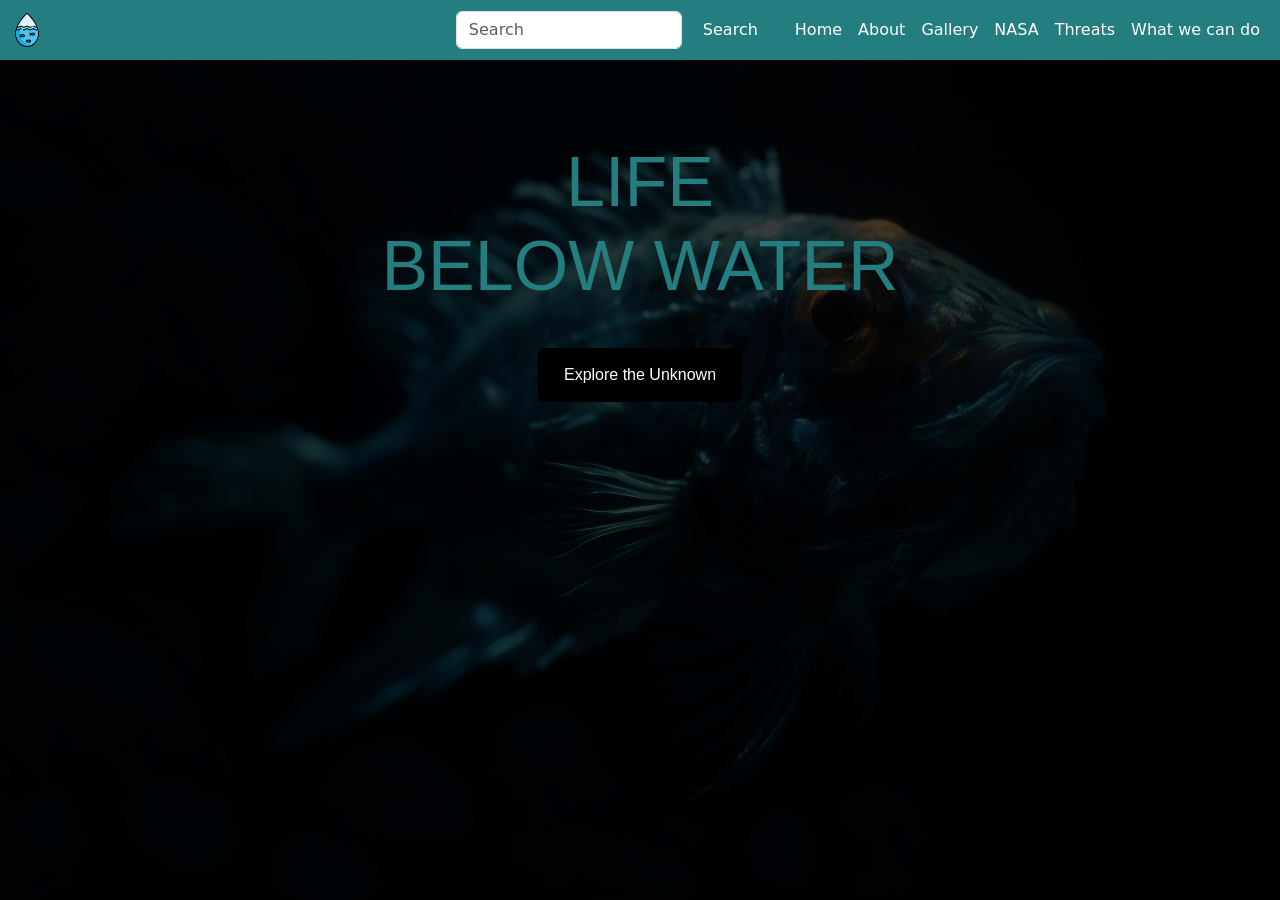
<file: code_together/code/index.html>
<!DOCTYPE html>
<html lang="en">

	<head>
		
		<meta charset="utf-8">
		<meta name="viewport" content="width=device-width, initial-scale=1">
		<meta name="author" content="Hande Eda Ozdemir">
		
		<title>HOME PAGE</title>
		<!--link to css--!>
		<script src="jsForWebsite.js"></script><!--link to js--!>
		
		<link rel="stylesheet" href="https://cdn.jsdelivr.net/npm/bootstrap@5.3.8/dist/css/bootstrap.min.css"/><!--bootstrap link for css--!>
		<link rel="stylesheet" href="style.css"/>
		
	</head>
	<body class="edaPages">
		<!--Navigation bar-->
		<nav class="navbar navbar-expand-lg group-navbar **py-1**">
			<div class="container-fluid d-flex align-items-center">

				<a class="navbar-brand **me-auto**" href="index.html">
				  <img src="websiteIcon.png" alt="logo" width="30" height="34">
				</a>

				<!-- Toggler -->
				<button class="navbar-toggler" type="button" data-bs-toggle="collapse" data-bs-target="#navbarContent">
				  <span class="navbar-toggler-icon"></span>
				</button>

				<!-- Collapsible content -->
				<div class="collapse navbar-collapse" id="navbarContent">
		  
				<!-- Search bar -->
				<form class="d-flex ms-auto me-3" role="search">
					<input class="form-control me-2" type="search" placeholder="Search" aria-label="Search">
					<button class="btn group-btn" type="submit">Search</button>
				</form>

				<!-- Links -->
				<ul class="navbar-nav mb-2 mb-lg-0">
					<li class="nav-item">
						<a class="nav-link" href="index.html">Home</a>
					</li>
					<li class="nav-item">
						<a class="nav-link" href="about.html">About</a>
					</li>
					<li class="nav-item">
						<a class="nav-link" href="gallery.html">Gallery</a>
					</li>
					<li class="nav-item">
						<a class="nav-link" href="nasa.html">NASA</a>
					</li>
					<li class="nav-item">
						<a class="nav-link" href="threats.html">Threats</a>
					</li>
					<li class="nav-item">
						<a class="nav-link" href="WhatWeCanDo.html">What we can do</a>
					</li>
				</ul>

				</div>
			</div>
		</nav>
		<div class="container">
			
		
			<div class="row">
				<div class="col-12">
					<h1 class="homePageH">LIFE <span>BELOW WATER</span></h1><!--elements inside the span are seperated from h1--!>
						
					<a href="about.html" id="exploreButton">Explore the Unknown</a><!--link for ~"explore", which goes to "about page"--!>
				</div>
			</div>	
		</div>
	
		
		<!--put bootstrap link for js before the closing body tag--!>
		<script src="https://cdn.jsdelivr.net/npm/bootstrap@5.3.8/dist/js/bootstrap.bundle.min.js"></script>
		
	</body>

</html>
</file>
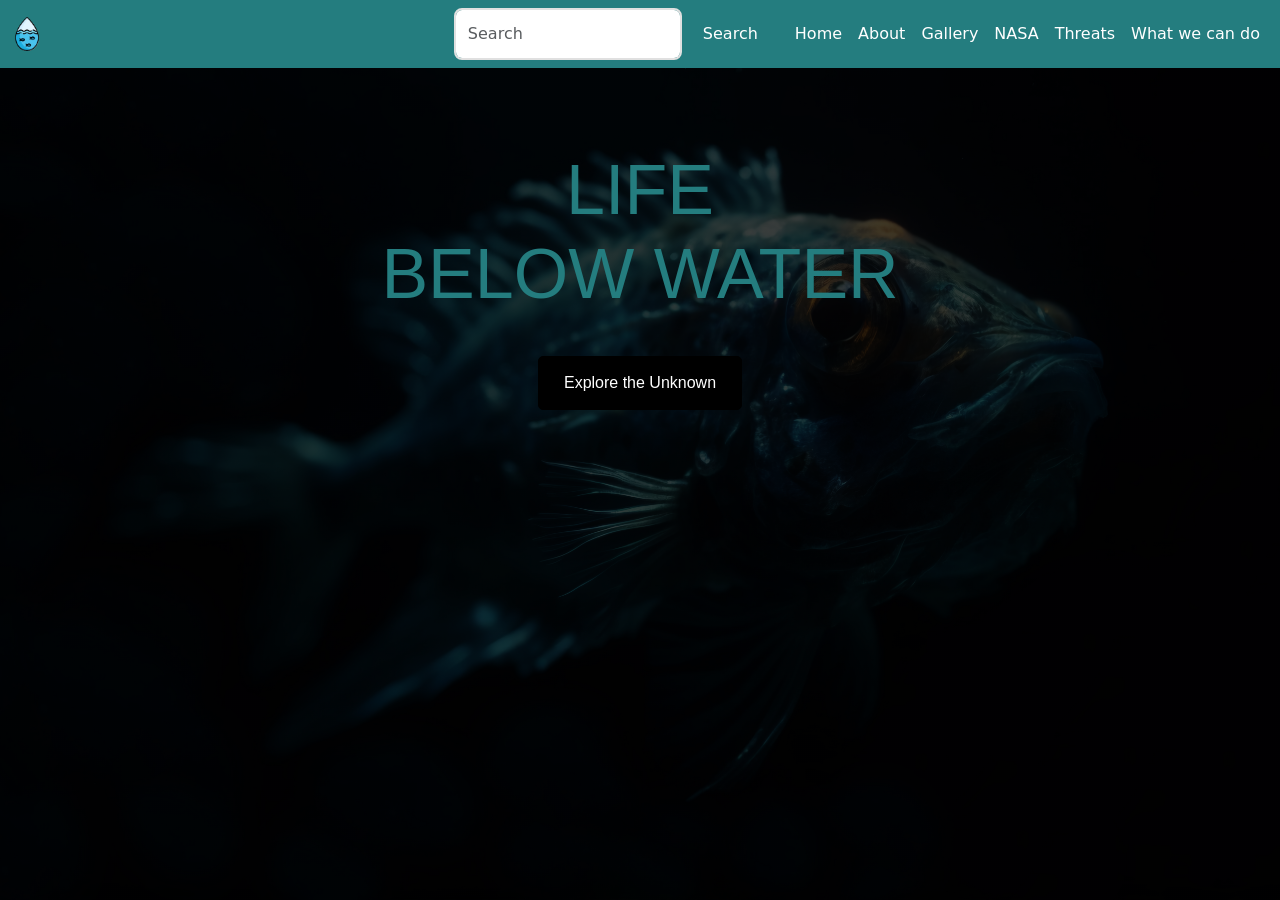
<file: website3.0Final/website3.0/code/index.html>
<!DOCTYPE html>
<html lang="en">

	<head>
		
		<meta charset="utf-8">
		<meta name="viewport" content="width=device-width, initial-scale=1">
		<meta name="author" content="Hande Eda Ozdemir">
		
		<title>HOME PAGE</title>
		<!--link to css-->
		<script src="jsForWebsite.js"></script><!--link to js-->
		
		<link rel="stylesheet" href="https://cdn.jsdelivr.net/npm/bootstrap@5.3.8/dist/css/bootstrap.min.css"/><!--bootstrap link for css-->
		<link rel="stylesheet" href="style.css"/>
		
	</head>
	<body class="edaPages">
		<!--Navigation bar-->
		<nav class="navbar navbar-expand-lg group-navbar **py-1**">
			<div class="container-fluid d-flex align-items-center">

				<a class="navbar-brand **me-auto**" href="index.html">
				  <img src="websiteIcon.png" alt="logo" width="30" height="34">
				</a>

				<!-- Toggler -->
				<button class="navbar-toggler" type="button" data-bs-toggle="collapse" data-bs-target="#navbarContent">
				  <span class="navbar-toggler-icon"></span>
				</button>

				<!-- Collapsible content -->
				<div class="collapse navbar-collapse" id="navbarContent">
		  
				<!-- Search bar -->
				<form class="d-flex ms-auto me-3" role="search">
					<input class="form-control me-2" type="search" placeholder="Search" aria-label="Search">
					<button class="btn group-btn" type="submit">Search</button>
				</form>

				<!-- Links -->
				<ul class="navbar-nav mb-2 mb-lg-0">
					<li class="nav-item">
						<a class="nav-link" href="index.html">Home</a>
					</li>
					<li class="nav-item">
						<a class="nav-link" href="about_HandeEdaOzdemir.html">About</a>
					</li>
					<li class="nav-item">
						<a class="nav-link" href="gallery_HtetOoKhin.html">Gallery</a>
					</li>
					<li class="nav-item">
						<a class="nav-link" href="nasa_HtetOoKhin.html">NASA</a>
					</li>
					<li class="nav-item">
						<a class="nav-link" href="threats_MenomiGamage.html">Threats</a>
					</li>
					<li class="nav-item">
						<a class="nav-link" href="WhatWeCanDo_MenomiGamage.html">What we can do</a>
					</li>
				</ul>

				</div>
			</div>
		</nav>
		<div class="container">
			
		
			<div class="row">
				<div class="col-12">
					<h1 class="homePageH">LIFE <span>BELOW WATER</span></h1><!--elements inside the span are seperated from h1-->
						
					<a href="about_handeEdaOzdemir.html" id="exploreButton">Explore the Unknown</a><!--link for ~"explore", which goes to "about page"-->
				</div>
			</div>	
		</div>
	
		
		<!--put bootstrap link for js before the closing body tag-->
		<script src="https://cdn.jsdelivr.net/npm/bootstrap@5.3.8/dist/js/bootstrap.bundle.min.js"></script>
		
	</body>

</html>
</file>
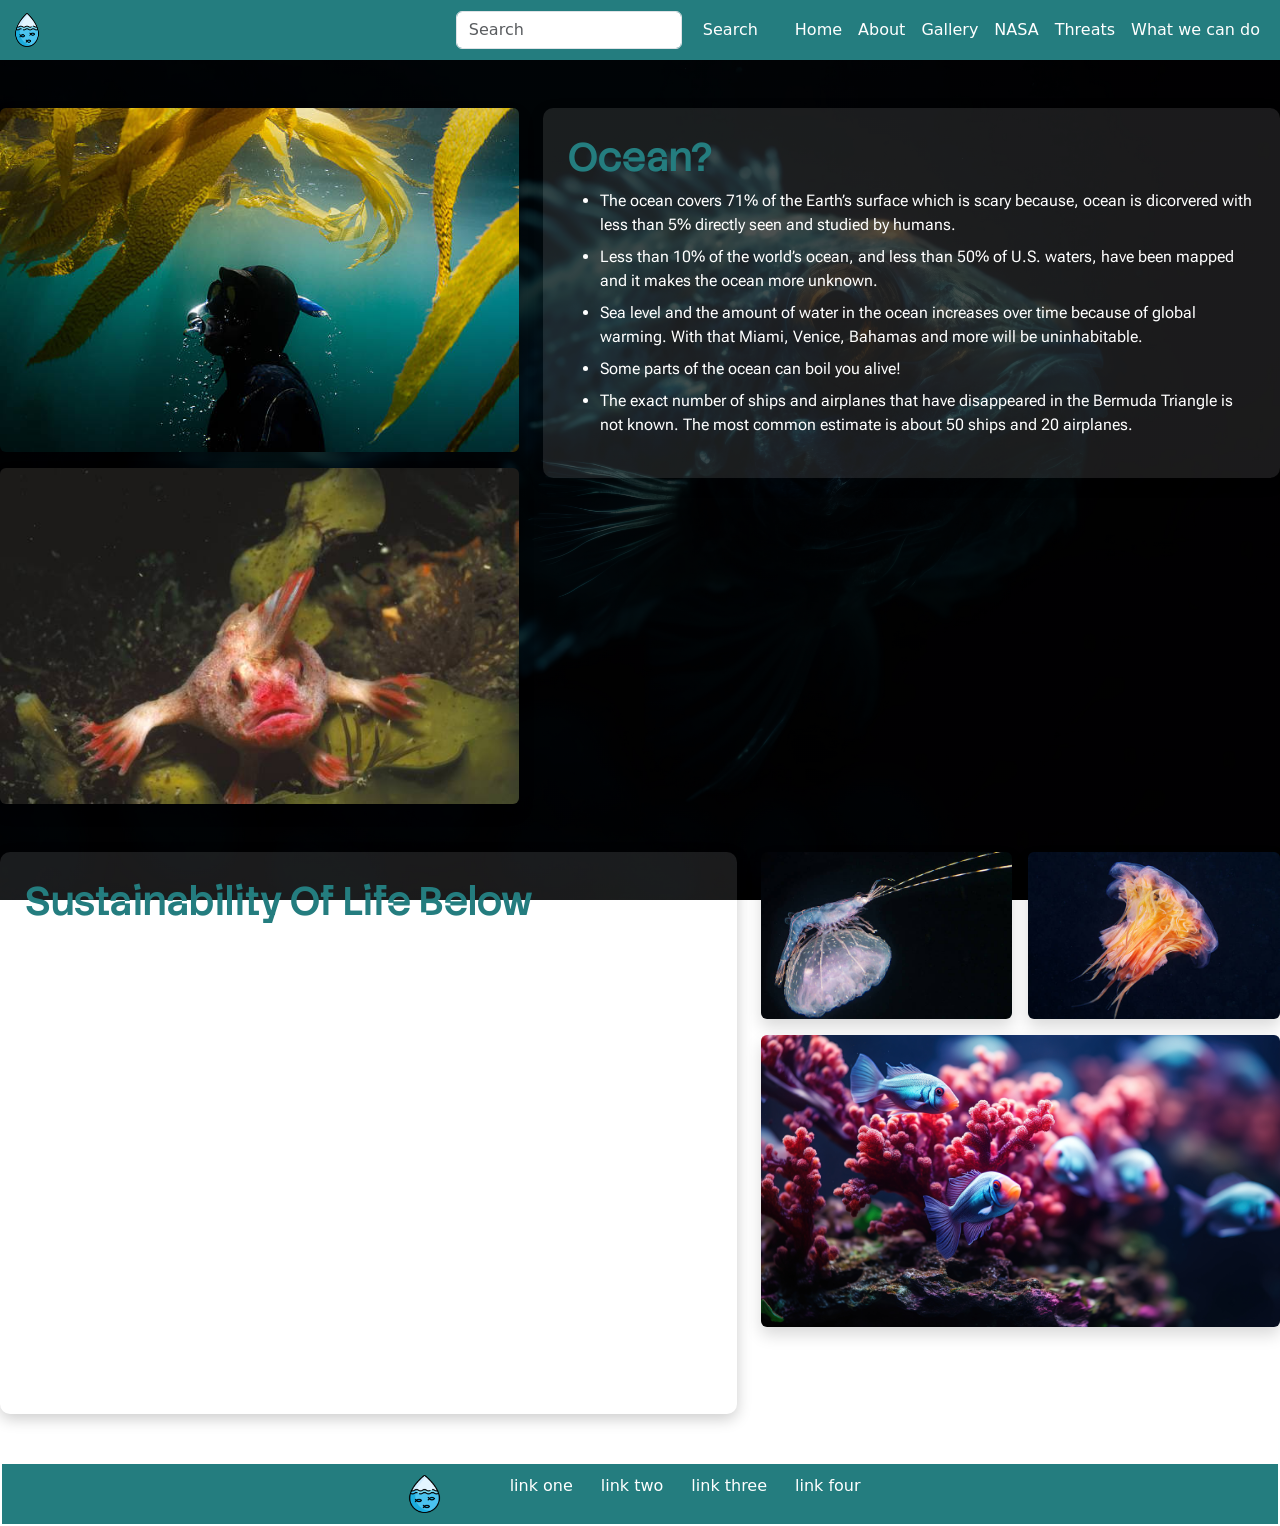
<file: code_together/code/about.html>
<!DOCTYPE html>
<html>

	<head>
		
		<meta charset="utf-8">
		<meta name="viewport" content="width=device-width, initial-scale=1">
		<meta name="author" content="Hande Eda Ozdemir">
		
		<title>ABOUT PAGE</title>
		
		<script src="jsForWebsite.js"></script><!--link to js--!>
		<!--connecting bootstrap-->
		<link href="https://cdn.jsdelivr.net/npm/bootstrap@5.3.8/dist/css/bootstrap.min.css" rel="stylesheet" integrity="sha384-sRIl4kxILFvY47J16cr9ZwB07vP4J8+LH7qKQnuqkuIAvNWLzeN8tE5YBujZqJLB" crossorigin="anonymous">			
		<!--FONTS--!>
		<link rel="preconnect" href="https://fonts.googleapis.com">
		<link rel="preconnect" href="https://fonts.gstatic.com" crossorigin>
		<link href="https://fonts.googleapis.com/css2?family=Barlow:ital,wght@0,100;0,200;0,300;0,400;0,500;0,600;0,700;0,800;0,900;1,100;1,200;1,300;1,400;1,500;1,600;1,700;1,800;1,900&family=Roboto+Flex:opsz,wght@8..144,100..1000&family=Stack+Sans+Notch:wght@200..700&display=swap" rel="stylesheet">	
		
		<link rel="stylesheet" href="style.css"/>
		
	</head>
	<body class="edaPages">
	
		<!--Navigation bar-->
		<nav class="navbar navbar-expand-lg group-navbar **py-1**">
			<div class="container-fluid d-flex align-items-center">

				<a class="navbar-brand **me-auto**" href="index.html">
				  <img src="websiteIcon.png" alt="logo" width="30" height="34">
				</a>

				<!-- Toggler -->
				<button class="navbar-toggler" type="button" data-bs-toggle="collapse" data-bs-target="#navbarContent">
				  <span class="navbar-toggler-icon"></span>
				</button>

				<!-- Collapsible content -->
				<div class="collapse navbar-collapse" id="navbarContent">
		  
				<!-- Search bar -->
				<form class="d-flex ms-auto me-3" role="search">
					<input class="form-control me-2" type="search" placeholder="Search" aria-label="Search">
					<button class="btn group-btn" type="submit">Search</button>
				</form>

				<!-- Links -->
				<ul class="navbar-nav mb-2 mb-lg-0">
					<li class="nav-item">
						<a class="nav-link" href="index.html">Home</a>
					</li>
					<li class="nav-item">
						<a class="nav-link" href="about.html">About</a>
					</li>
					<li class="nav-item">
						<a class="nav-link" href="gallery.html">Gallery</a>
					</li>
					<li class="nav-item">
						<a class="nav-link" href="nasa.html">NASA</a>
					</li>
					<li class="nav-item">
						<a class="nav-link" href="threats.html">Threats</a>
					</li>
					<li class="nav-item">
						<a class="nav-link" href="WhatWeCanDo.html">What we can do</a>
					</li>
				</ul>

				</div>
			</div>
		</nav>
			
		<section class="my-5">
				
			<!--first 2 imgs--!>
			<div class="row g-4 align-items-start">
				
				<div class="col-lg-5 col-md-6">
					<div class="row g-3">
						<div class="col-12">
							<div class="img-container">
								<img class="img-fluid rounded shadow" src="diverUnderwaterSurfacingTowardsSeaweed.jpg" alt="diver under sea">
								<div class="hovering">
									<p class="text-white mt-2 small">Image of a diver underwater, surfacing towards seaweed.</p>
								</div>
							</div>
						</div>
						<div class="col-12">
							<div class="img-container">
								<img class="img-fluid rounded shadow" src="redHandfish.jpg" alt="red handfish">
								<div class="hovering">
									<p class="text-white mt-2 small">Image of a Red Handfish</p>
								</div>
							</div>
						</div>
							
					</div>
				</div>
					
					
				<div class="col-lg-7 col-md-6">
					<div class="content-card">
					
						<h1 class="aboutPageH1">Ocean?</h1>
						<ul class="aboutPageP">
							<li class="mb-2">The ocean covers 71% of the Earth’s surface which is scary because, ocean is dicorvered with less than 5% directly seen and studied by humans.</li>
							<li class="mb-2">Less than 10% of the world’s ocean, and less than 50% of U.S. waters, have been mapped and it makes the ocean more unknown.</li>
							<li class="mb-2">Sea level and the amount of water in the ocean increases over time because of global warming. With that Miami, Venice, Bahamas and more will be uninhabitable.</li>
							<li class="mb-2">Some parts of the ocean can boil you alive!</li>
							<li class="mb-2">The exact number of ships and airplanes that have disappeared in the Bermuda Triangle is not known. The most common estimate is about 50 ships and 20 airplanes.</li>
						</ul>
					</div>
				</div>
			</div>
		</section>
				<!--first content, right--!>
				
			<!--LAST THING I DID: I GOT .CONTENT OUT OF .IMGROW--!>
			<!--CONTINUE....--!>
			
			
		<section class="my-5">	
			<div class="row g-4 align-items-start">
				
				<!--second content, left--!>
				<div class="col-lg-7 col-md-6 order-md-1">
					<div class="content-card">
				
						<h1 class="aboutPageH2">Sustainability Of Life Below</h1>
						<ul class="aboutPageP2">
							
							<li class="mb-2">Prevent and significantly reduce marine pollution of all kinds</li>
							<li class="mb-2">Sustainably manage and protect marine to avoid significant adverse impacts, including by strengthening their resilience, and take action for their restoration in order to achieve healthy and productive oceans.</li>
							<li class="mb-2">Minimize and address the impacts of ocean acidification, including through enhanced scientific cooperation at all levels.</li>
							<li class="mb-2">Effectively regulate harvesting and end overfishing, in order to restore fish stocks in the shortest time feasible.</li>
							<li class="mb-2">Conserve at least 10 per cent of coastal and marine areas, consistent with national and international law and based on the best available scientific information.</li>
							<li class="mb-2">Prohibit certain forms of fisheries subsidies which contribute to overcapacity and overfishing.</li>
							<li class="mb-2">Increase the economic benefits to small island developing States and least developed countries from the sustainable use of marine resources, including through sustainable management of fisheries.</li>
							<li class="mb-2">Develop research capacity and transfer marine technology, develop research capacity and transfer marine technology.</li>
								
							
						</ul>
							
					</div>
				</div>
					
					<!--second 2 imgs--!>
					<div class="col-lg-5 col-md-6 order-md-2">
						<div class="row g-3">
							<div class="col-6">
								<div class="img-container">
									<img class="img-fluid rounded shadow" src="hitchhiker.jpg" alt="hitchiker">
									<div class="hovering2">
										<p class="text-white mt-2 small">Image of a Hitchhiker.</p>
									</div>
								</div>
							</div>
							<div class="col-6">
								<div class="img-container">
									<img class="img-fluid rounded shadow" src="lionsManeJellyfish.jpg" alt="lion's mane jellyfish">
									<div class="hovering2">
										<p class="text-white mt-2 small">Image of a Lion's Mane Jellyfish.</p>
									</div>
								</div>
							</div>
							
						
							<div class="col-12">
								<div class="img-container">
									<img class="img-fluid rounded shadow" src="fishesNearCoral.jpg" alt="fishes">
									<div class="hovering2">
										<p class="text-white mt-2 small">Fishes near coral.</p>
									</div>
								</div>
							</div>
						</div>
					</div>
			</div>			
		</section>
	
				<div class="footer">
		<!-- logo image-->
		 <img class="logo" src="websiteIcon.png" alt="logo">
		 <ul>
			<li> <a href="#">link one</a></li>
			<li> <a href="#">link two</a></li>
			<li> <a href="#">link three</a></li>
			<li> <a href="#">link four</a></li>
		</ul>
		</div>
		<!--put bootstrap link for js before the closing body tag--!>
		<script src="https://cdn.jsdelivr.net/npm/bootstrap@5.3.8/dist/js/bootstrap.bundle.min.js" integrity="sha384-FKyoEForCGlyvwx9Hj09JcYn3nv7wiPVlz7YYwJrWVcXK/BmnVDxM+D2scQbITxI" crossorigin="anonymous"></script>
	</body>

</html>
</file>
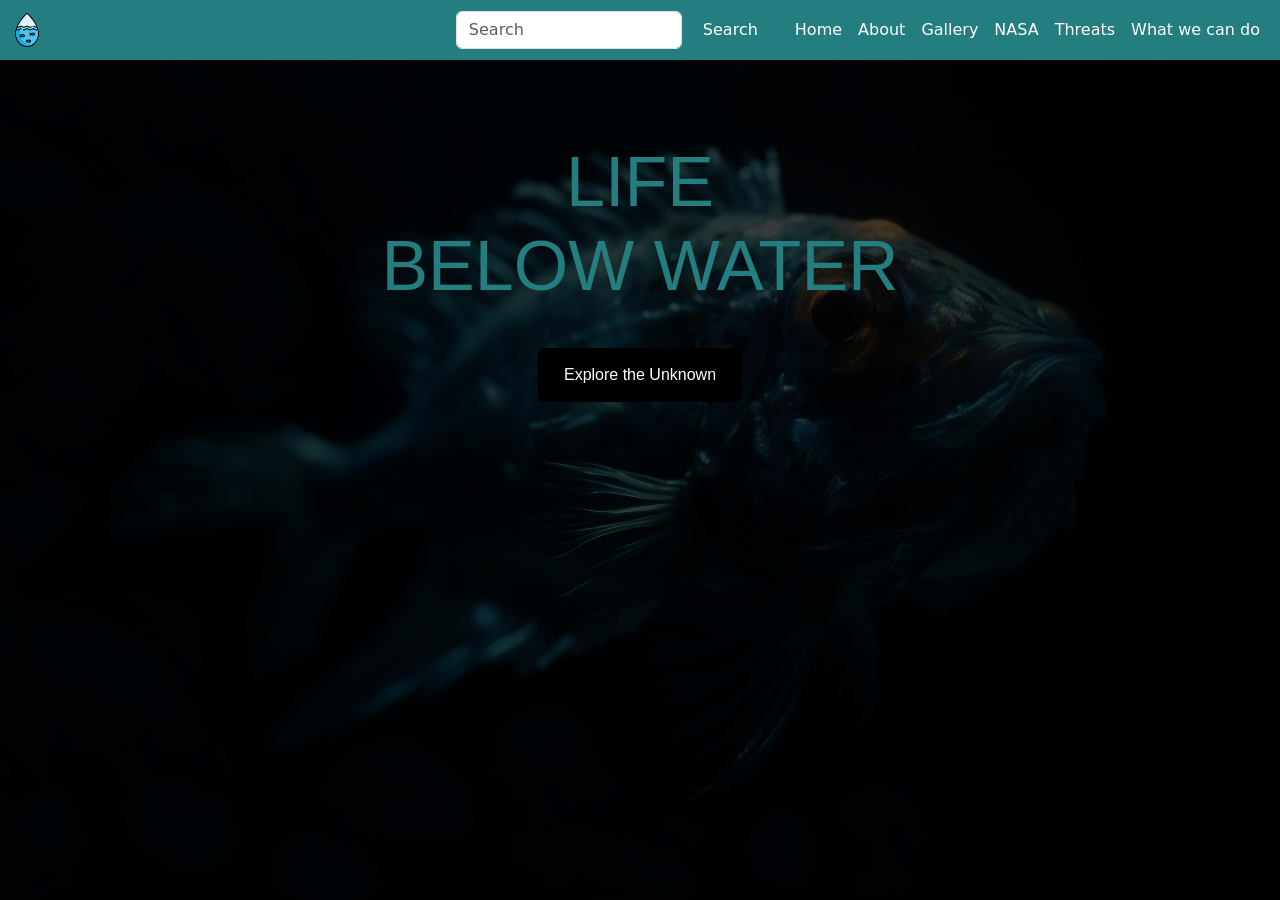
<file: code_together/code/home.html>
<!DOCTYPE html>
<html lang="en">

	<head>
		
		<meta charset="utf-8">
		<meta name="viewport" content="width=device-width, initial-scale=1">
		<meta name="author" content="Hande Eda Ozdemir">
		
		<title>HOME PAGE</title>
		<!--link to css--!>
		<script src="jsForWebsite.js"></script><!--link to js--!>
		
		<link rel="stylesheet" href="https://cdn.jsdelivr.net/npm/bootstrap@5.3.8/dist/css/bootstrap.min.css"/><!--bootstrap link for css--!>
		<link rel="stylesheet" href="style.css"/>
		
	</head>
	<body class="edaPages">
		<!--Navigation bar-->
		<nav class="navbar navbar-expand-lg group-navbar **py-1**">
			<div class="container-fluid d-flex align-items-center">

				<a class="navbar-brand **me-auto**" href="home.html">
				  <img src="websiteIcon.png" alt="logo" width="30" height="34">
				</a>

				<!-- Toggler -->
				<button class="navbar-toggler" type="button" data-bs-toggle="collapse" data-bs-target="#navbarContent">
				  <span class="navbar-toggler-icon"></span>
				</button>

				<!-- Collapsible content -->
				<div class="collapse navbar-collapse" id="navbarContent">
		  
				<!-- Search bar -->
				<form class="d-flex ms-auto me-3" role="search">
					<input class="form-control me-2" type="search" placeholder="Search" aria-label="Search">
					<button class="btn group-btn" type="submit">Search</button>
				</form>

				<!-- Links -->
				<ul class="navbar-nav mb-2 mb-lg-0">
					<li class="nav-item">
						<a class="nav-link" href="home.html">Home</a>
					</li>
					<li class="nav-item">
						<a class="nav-link" href="about.html">About</a>
					</li>
					<li class="nav-item">
						<a class="nav-link" href="gallery.html">Gallery</a>
					</li>
					<li class="nav-item">
						<a class="nav-link" href="nasa.html">NASA</a>
					</li>
					<li class="nav-item">
						<a class="nav-link" href="threats.html">Threats</a>
					</li>
					<li class="nav-item">
						<a class="nav-link" href="WhatWeCanDo.html">What we can do</a>
					</li>
				</ul>

				</div>
			</div>
		</nav>
		<div class="container">
			
		
			<div class="row">
				<div class="col-12">
					<h1 class="homePageH">LIFE <span>BELOW WATER</span></h1><!--elements inside the span are seperated from h1--!>
						
					<a href="about.html" id="exploreButton">Explore the Unknown</a><!--link for ~"explore", which goes to "about page"--!>
				</div>
			</div>	
		</div>
	
		
		<!--put bootstrap link for js before the closing body tag--!>
		<script src="https://cdn.jsdelivr.net/npm/bootstrap@5.3.8/dist/js/bootstrap.bundle.min.js"></script>
		
	</body>

</html>
</file>
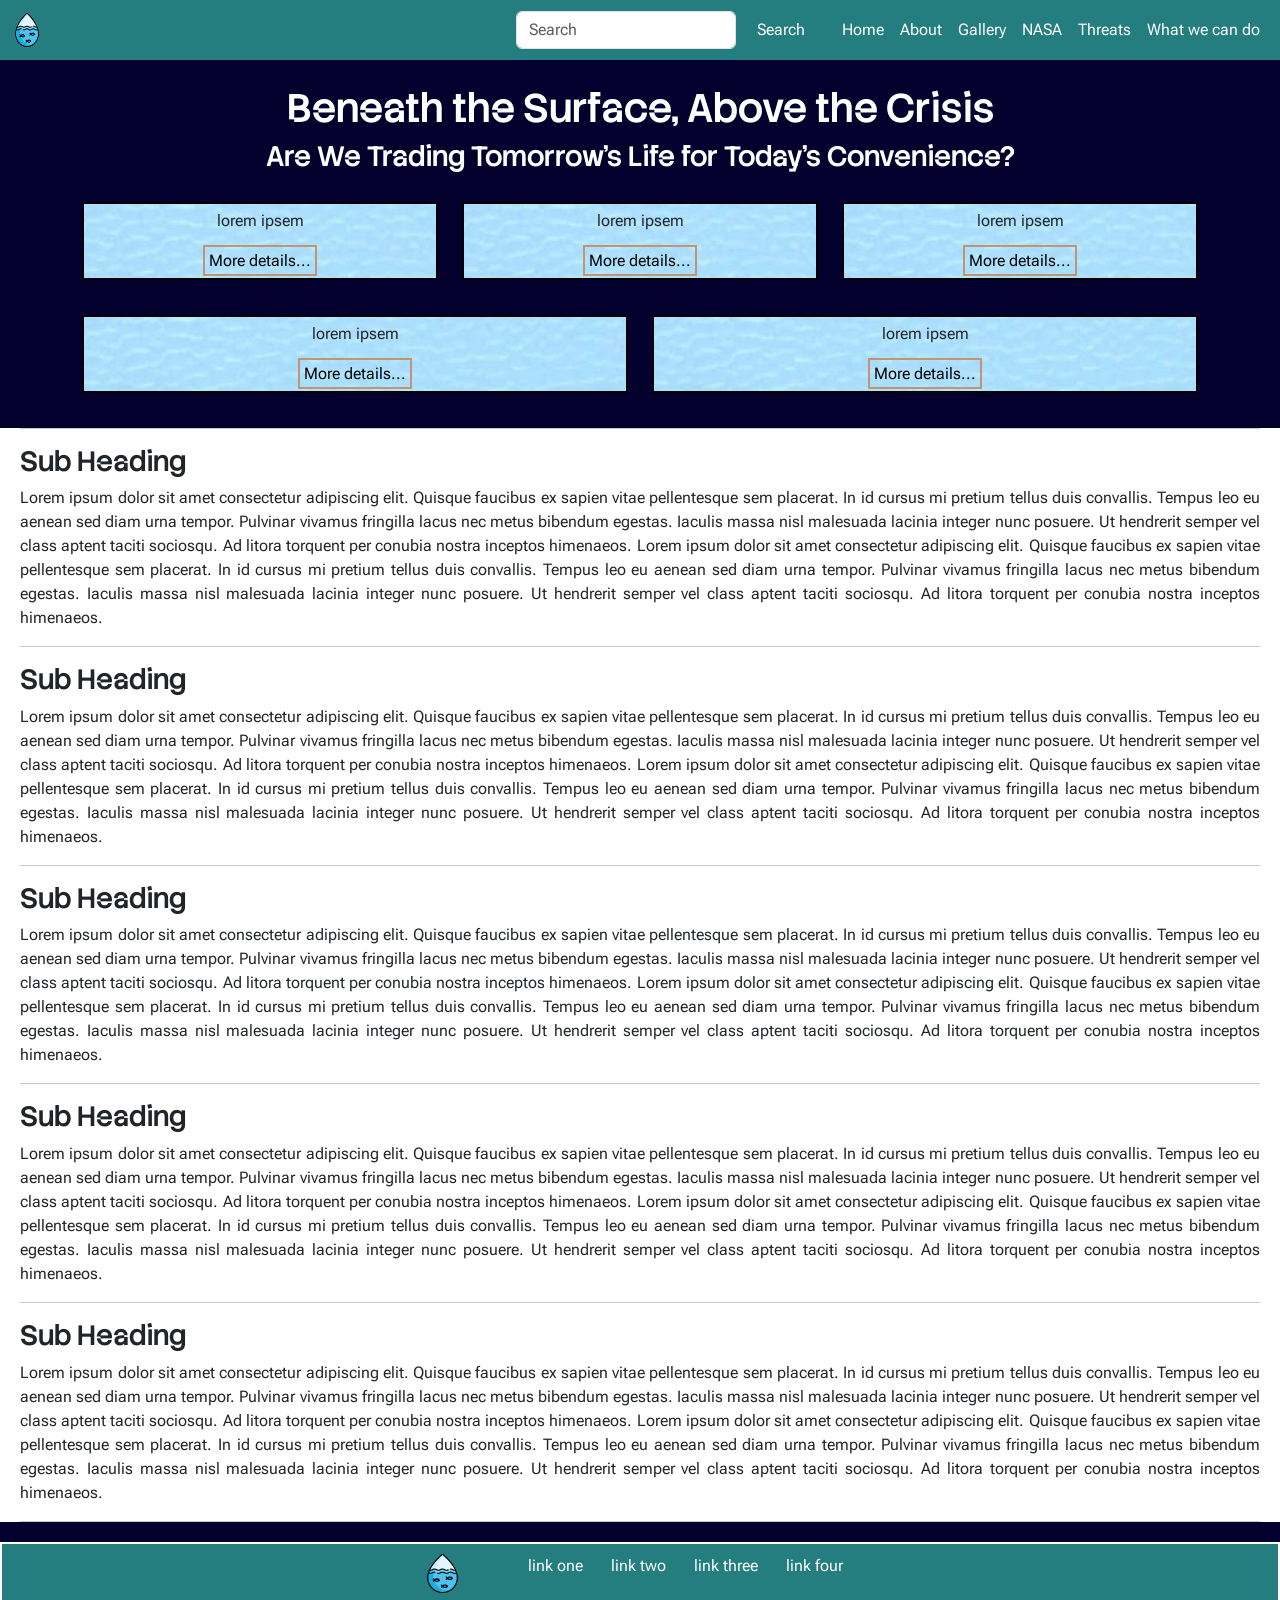
<file: code_together/code/threats.html>
<!DOCTYPE html>
<html>

	<head>
		<!--META TAGS -->
		<title> Group Project - Threats Page</title>
		<meta name="description" content="Threats towards the sustainability of life below water">
		<meta name="keywords" content="sustainability, Life, Threats">
		<meta name="author" content="Menomi Gamage">
		<meta name="viewport" content="width=device-width, initial-scale=1.0">
		
		<!--Connecting google fonts-->
		<link rel="preconnect" href="https://fonts.googleapis.com">
		<link rel="preconnect" href="https://fonts.gstatic.com" crossorigin>
		<link href="https://fonts.googleapis.com/css2?family=Roboto+Flex:opsz,wght@8..144,100..1000&family=Stack+Sans+Notch:wght@200..700&display=swap" rel="stylesheet">
		
		<!--connecting bootstrap-->
		<link href="https://cdn.jsdelivr.net/npm/bootstrap@5.3.8/dist/css/bootstrap.min.css" rel="stylesheet" integrity="sha384-sRIl4kxILFvY47J16cr9ZwB07vP4J8+LH7qKQnuqkuIAvNWLzeN8tE5YBujZqJLB" crossorigin="anonymous">	
		
		<!--Javascript file extension link -->
		<script src="jsForWebsite.js"></script>
		
		<!--custom styling sheet (override bootstrap)-->
		<link rel="stylesheet" href="style.css">
	
	</head>
	<body class="MG_Threatspg">
		<!--Navigation bar-->
		<nav class="navbar navbar-expand-lg group-navbar **py-1**">
			<div class="container-fluid d-flex align-items-center">

				<a class="navbar-brand **me-auto**" href="index.html">
				  <img src="websiteIcon.png" alt="logo" width="30" height="34">
				</a>

				<!-- Toggler -->
				<button class="navbar-toggler" type="button" data-bs-toggle="collapse" data-bs-target="#navbarContent">
				  <span class="navbar-toggler-icon"></span>
				</button>

				<!-- Collapsible content -->
				<div class="collapse navbar-collapse" id="navbarContent">
		  
				<!-- Search bar -->
				<form class="d-flex ms-auto me-3" role="search">
					<input class="form-control me-2" type="search" placeholder="Search" aria-label="Search">
					<button class="btn group-btn" type="submit">Search</button>
				</form>

				<!-- Links -->
				<ul class="navbar-nav mb-2 mb-lg-0">
					<li class="nav-item">
						<a class="nav-link" href="index.html">Home</a>
					</li>
					<li class="nav-item">
						<a class="nav-link" href="about.html">About</a>
					</li>
					<li class="nav-item">
						<a class="nav-link" href="gallery.html">Gallery</a>
					</li>
					<li class="nav-item">
						<a class="nav-link" href="nasa.html">NASA</a>
					</li>
					<li class="nav-item">
						<a class="nav-link" href="threats.html">Threats</a>
					</li>
					<li class="nav-item">
						<a class="nav-link" href="WhatWeCanDo.html">What we can do</a>
					</li>
				</ul>

				</div>
			</div>
		</nav>
			<br>
		<!-- using bootstrap for layout of body-->
		<div class="sectionI_threats_MG">
			<div class="container">
				<h1 class="stack-sans-notch-MG">Beneath the Surface, Above the Crisis</h1>
				<h3 class="stack-sans-notch-MG">Are We Trading Tomorrow's Life for Today's Convenience?</h3>
				
				<!--SECTION I -->
				<!-- only visible for smaller screen size-->
				<div class="mobile_MG">
				<!--bootstrap rows-->
					<div class="row">
						
						<div class="col">Column
						<!-- link the text to the bigger paragraphs -->
							<br><a class="mobile_links_MG" href="#details1_MG">More details...</a>
						</div>
						<div class="col">Column
							<br><a class="mobile_links_MG" href="#details2_MG">More details...</a>
						</div>
						<div class="w-100"></div>
						<div class="col">Column
							<br><a class="mobile_links_MG" href="#details3_MG">More details...</a>
						</div>
						<div class="col">Column
							<br><a class="mobile_links_MG" href="#details4_MG">More details...</a>
						</div>
						
						<div class="w-100"></div>
						<div class="col">Column
							<br><a class="mobile_links_MG" href="#details5_MG">More details...</a>
						</div>
						
						
					</div>
				</div>	
				<!-- visible for desktops and bigger screens-->
				<div class="desktop_MG">
					<div class="row">
						<!-- divides page into 3 equal parts of size 4-->
						<div class="col-sm-4">
							<div class="box_MG">
								<p>lorem ipsem</p>
								<!-- link the card to the bigger paragraphs -->
								<a class="links_MG" href="#details1_MG">More details...</a>
							</div>
						</div>
						<div class="col-sm-4">
							<div class="box_MG">
								<p>lorem ipsem</p>
								<a class="links_MG" href="#details2_MG">More details...</a>
							</div>
						</div>
						<div class="col-sm-4">
							<div class="box_MG">
								<p>lorem ipsem</p>
								<a class="links_MG" href="#details3_MG">More details...</a>
							</div>
						</div>
					</div>
					<div class="row">
					<!-- divides page into 3 equal parts of size 6-->
						<div class="col-sm-6">
							<div class="box_MG">
								<p>lorem ipsem</p>
								<a class="links_MG" href="#details4_MG">More details...</a>
							</div>
						</div>
						<div class="col-sm-6">
							<div class="box_MG">
								<p>lorem ipsem</p>
								<a class="links_MG" href="#details5_MG">More details...</a>
							</div>
						</div>
					</div>	
				</div>	
			</div>
		</div>
		<!-- SECTION II -->
		<!-- a division for paragrahs-->
		<div class="sectionII_MG">
			<div class="paragraphs_MG">
				<!--adds horizontal line-->
				<hr>
				<h3 class="stack-sans-notch-MG-threats">Sub Heading</h3>
				<p id="details1_MG">
					Lorem ipsum dolor sit amet consectetur adipiscing elit. Quisque faucibus ex sapien vitae pellentesque sem placerat. In id cursus mi pretium tellus duis convallis. Tempus leo eu aenean sed diam urna tempor. Pulvinar vivamus fringilla lacus nec metus bibendum egestas. Iaculis massa nisl malesuada lacinia integer nunc posuere. Ut hendrerit semper vel class aptent taciti sociosqu. Ad litora torquent per conubia nostra inceptos himenaeos.
					Lorem ipsum dolor sit amet consectetur adipiscing elit. Quisque faucibus ex sapien vitae pellentesque sem placerat. In id cursus mi pretium tellus duis convallis. Tempus leo eu aenean sed diam urna tempor. Pulvinar vivamus fringilla lacus nec metus bibendum egestas. Iaculis massa nisl malesuada lacinia integer nunc posuere. Ut hendrerit semper vel class aptent taciti sociosqu. Ad litora torquent per conubia nostra inceptos himenaeos.
				</p>
				<hr>
				<h3 class="stack-sans-notch-MG-threats">Sub Heading</h3>
				<p id="details2_MG">
					Lorem ipsum dolor sit amet consectetur adipiscing elit. Quisque faucibus ex sapien vitae pellentesque sem placerat. In id cursus mi pretium tellus duis convallis. Tempus leo eu aenean sed diam urna tempor. Pulvinar vivamus fringilla lacus nec metus bibendum egestas. Iaculis massa nisl malesuada lacinia integer nunc posuere. Ut hendrerit semper vel class aptent taciti sociosqu. Ad litora torquent per conubia nostra inceptos himenaeos.
					Lorem ipsum dolor sit amet consectetur adipiscing elit. Quisque faucibus ex sapien vitae pellentesque sem placerat. In id cursus mi pretium tellus duis convallis. Tempus leo eu aenean sed diam urna tempor. Pulvinar vivamus fringilla lacus nec metus bibendum egestas. Iaculis massa nisl malesuada lacinia integer nunc posuere. Ut hendrerit semper vel class aptent taciti sociosqu. Ad litora torquent per conubia nostra inceptos himenaeos.
				</p>
				<hr>
				<h3 class="stack-sans-notch-MG-threats">Sub Heading</h3>
				<p id="details3_MG">
					Lorem ipsum dolor sit amet consectetur adipiscing elit. Quisque faucibus ex sapien vitae pellentesque sem placerat. In id cursus mi pretium tellus duis convallis. Tempus leo eu aenean sed diam urna tempor. Pulvinar vivamus fringilla lacus nec metus bibendum egestas. Iaculis massa nisl malesuada lacinia integer nunc posuere. Ut hendrerit semper vel class aptent taciti sociosqu. Ad litora torquent per conubia nostra inceptos himenaeos.
					Lorem ipsum dolor sit amet consectetur adipiscing elit. Quisque faucibus ex sapien vitae pellentesque sem placerat. In id cursus mi pretium tellus duis convallis. Tempus leo eu aenean sed diam urna tempor. Pulvinar vivamus fringilla lacus nec metus bibendum egestas. Iaculis massa nisl malesuada lacinia integer nunc posuere. Ut hendrerit semper vel class aptent taciti sociosqu. Ad litora torquent per conubia nostra inceptos himenaeos.
				</p>
				<hr>
				<h3 class="stack-sans-notch-MG-threats">Sub Heading</h3>
				<p id="details4_MG">
					Lorem ipsum dolor sit amet consectetur adipiscing elit. Quisque faucibus ex sapien vitae pellentesque sem placerat. In id cursus mi pretium tellus duis convallis. Tempus leo eu aenean sed diam urna tempor. Pulvinar vivamus fringilla lacus nec metus bibendum egestas. Iaculis massa nisl malesuada lacinia integer nunc posuere. Ut hendrerit semper vel class aptent taciti sociosqu. Ad litora torquent per conubia nostra inceptos himenaeos.
					Lorem ipsum dolor sit amet consectetur adipiscing elit. Quisque faucibus ex sapien vitae pellentesque sem placerat. In id cursus mi pretium tellus duis convallis. Tempus leo eu aenean sed diam urna tempor. Pulvinar vivamus fringilla lacus nec metus bibendum egestas. Iaculis massa nisl malesuada lacinia integer nunc posuere. Ut hendrerit semper vel class aptent taciti sociosqu. Ad litora torquent per conubia nostra inceptos himenaeos.
				</p>
				<hr>
				<h3 class="stack-sans-notch-MG-threats">Sub Heading</h3>
				<p id="details5_MG">
					Lorem ipsum dolor sit amet consectetur adipiscing elit. Quisque faucibus ex sapien vitae pellentesque sem placerat. In id cursus mi pretium tellus duis convallis. Tempus leo eu aenean sed diam urna tempor. Pulvinar vivamus fringilla lacus nec metus bibendum egestas. Iaculis massa nisl malesuada lacinia integer nunc posuere. Ut hendrerit semper vel class aptent taciti sociosqu. Ad litora torquent per conubia nostra inceptos himenaeos.
					Lorem ipsum dolor sit amet consectetur adipiscing elit. Quisque faucibus ex sapien vitae pellentesque sem placerat. In id cursus mi pretium tellus duis convallis. Tempus leo eu aenean sed diam urna tempor. Pulvinar vivamus fringilla lacus nec metus bibendum egestas. Iaculis massa nisl malesuada lacinia integer nunc posuere. Ut hendrerit semper vel class aptent taciti sociosqu. Ad litora torquent per conubia nostra inceptos himenaeos.
				</p>
				<hr>
			</div>
		</div>
		<!-- division for the footer-->	
		<div class="footer">
		<!-- logo image-->
		 <img class="logo" src="websiteIcon.png" alt="logo">
		 <ul>
			<li> <a href="#">link one</a></li>
			<li> <a href="#">link two</a></li>
			<li> <a href="#">link three</a></li>
			<li> <a href="#">link four</a></li>
		</ul>
		</div>
	
	
	<!-- bootstrap JS link-->
	<script src="https://cdn.jsdelivr.net/npm/bootstrap@5.3.8/dist/js/bootstrap.bundle.min.js" integrity="sha384-FKyoEForCGlyvwx9Hj09JcYn3nv7wiPVlz7YYwJrWVcXK/BmnVDxM+D2scQbITxI" crossorigin="anonymous"></script>
	
	</body>
	

</html>
</file>
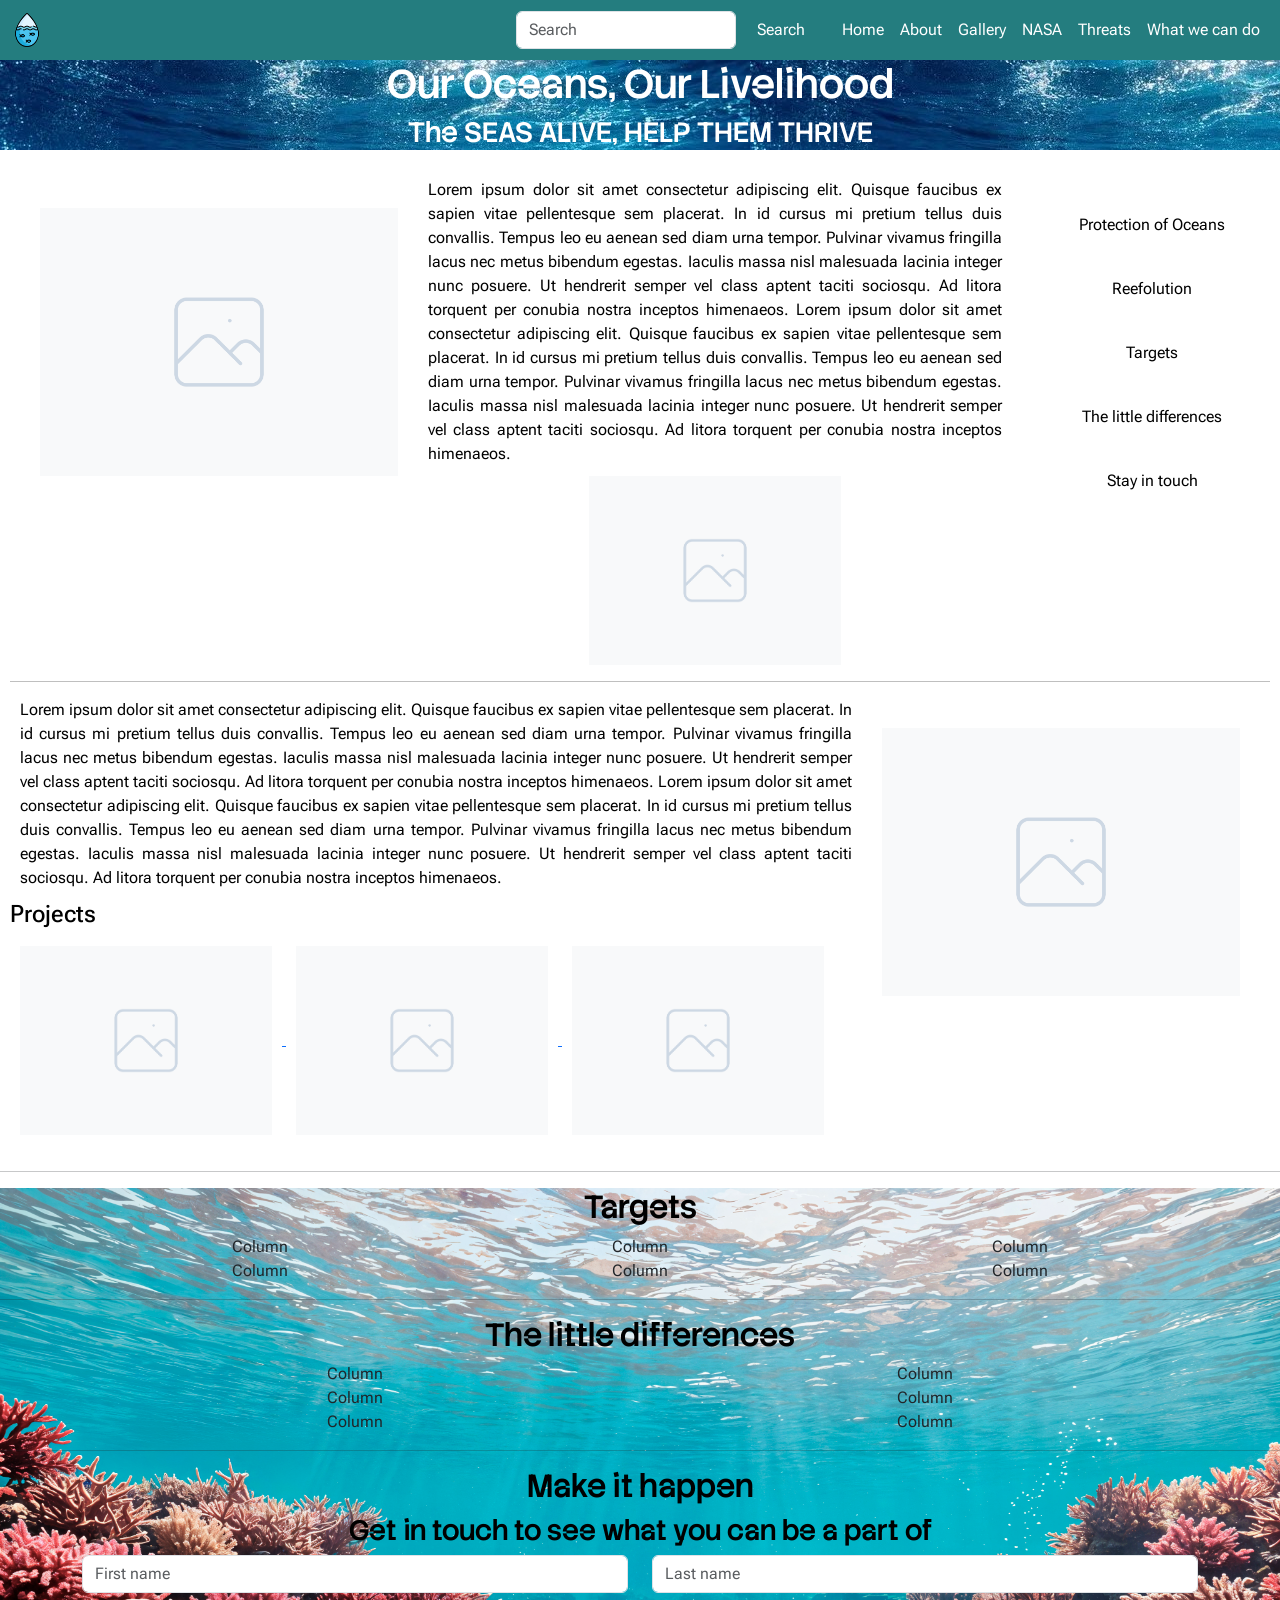
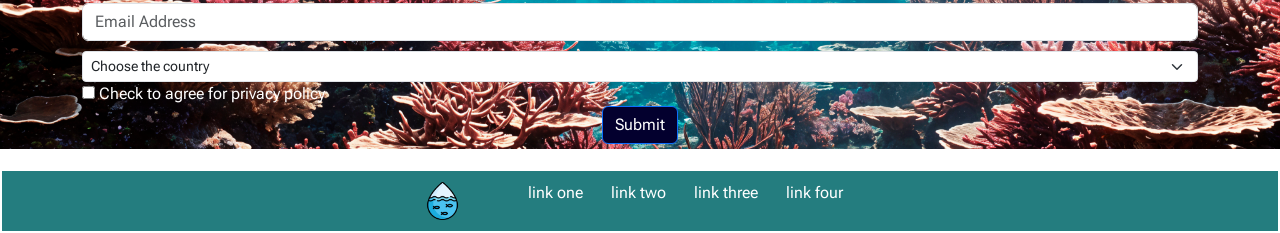
<file: code_together/code/WhatWeCanDo.html>
<!DOCTYPE html>
<html>

	<head>
		<!-- META TAGS -->
		<title> Group Project - What we can do Page</title>
		<meta name="description" content="Threats towards the sustainability of life below water">
		<meta name="keywords" content="sustainability, Life, Threats, campaigns">
		<meta name="author" content="Menomi Gamage">
		<meta name="viewport" content="width=device-width, initial-scale=1.0">
		
		<!--Connecting google fonts-->
		<link rel="preconnect" href="https://fonts.googleapis.com">
		<link rel="preconnect" href="https://fonts.gstatic.com" crossorigin>
		<link href="https://fonts.googleapis.com/css2?family=Roboto+Flex:opsz,wght@8..144,100..1000&family=Stack+Sans+Notch:wght@200..700&display=swap" rel="stylesheet">
		
		<!--connecting bootstrap-->
		<link href="https://cdn.jsdelivr.net/npm/bootstrap@5.3.8/dist/css/bootstrap.min.css" rel="stylesheet" integrity="sha384-sRIl4kxILFvY47J16cr9ZwB07vP4J8+LH7qKQnuqkuIAvNWLzeN8tE5YBujZqJLB" crossorigin="anonymous">	
		
		<!--Javascript file extension link -->
		<script src="jsForWebsite.js"></script>
		
		<!--custom styling sheet (override bootstrap)-->
		<link rel="stylesheet" href="style.css">
	
	</head>
	<body class="MG_Pages">
		<!--Navigation bar-->
		<nav class="navbar navbar-expand-lg group-navbar **py-1**">
			<div class="container-fluid d-flex align-items-center">

				<a class="navbar-brand **me-auto**" href="index.html">
				  <img src="websiteIcon.png" alt="logo" width="30" height="34">
				</a>

				<!-- Toggler -->
				<button class="navbar-toggler" type="button" data-bs-toggle="collapse" data-bs-target="#navbarContent">
				  <span class="navbar-toggler-icon"></span>
				</button>

				<!-- Collapsible content -->
				<div class="collapse navbar-collapse" id="navbarContent">
		  
				<!-- Search bar -->
				<form class="d-flex ms-auto me-3" role="search">
					<input class="form-control me-2" type="search" placeholder="Search" aria-label="Search">
					<button class="btn group-btn" type="submit">Search</button>
				</form>

				<!-- Links -->
				<ul class="navbar-nav mb-2 mb-lg-0">
					<li class="nav-item">
						<a class="nav-link" href="index.html">Home</a>
					</li>
					<li class="nav-item">
						<a class="nav-link" href="about.html">About</a>
					</li>
					<li class="nav-item">
						<a class="nav-link" href="gallery.html">Gallery</a>
					</li>
					<li class="nav-item">
						<a class="nav-link" href="nasa.html">NASA</a>
					</li>
					<li class="nav-item">
						<a class="nav-link" href="threats.html">Threats</a>
					</li>
					<li class="nav-item">
						<a class="nav-link" href="WhatWeCanDo.html">What we can do</a>
					</li>
				</ul>

				</div>
			</div>
		</nav>
	
		<div class="headings_MG">
			<!-- main and sub heading of the page-->
			<h1 class="stack-sans-notch-MG">Our Oceans, Our Livelihood</h1>
			<h3 class="stack-sans-notch-MG">The SEAS ALIVE, HELP THEM THRIVE</h3>
		
		</div>	
		<div class="sectionI_what_MG">	
			<!-- side menu to navigate campaigns-->
			<div class="menu_MG">
				<ul>
					<li><a href="#">Protection of Oceans</a></li>
					<li><a href="#">Reefolution</a></li>
					<li><a href="#">Targets</a></li>
					<li><a href="#">The little differences</a></li>
					<li><a href="#">Stay in touch</a></li>
				</ul>
			</div>
			
			<!-- The campaigns -->
			<!-- first divison of information-->
			<div class="campaigns_MG">
			<!--image related to campaign ets-->
				<img class="campaign1_MG" src="filler.png" alt="img">
				<p class="campaignp_MG">Lorem ipsum dolor sit amet consectetur adipiscing elit. Quisque faucibus ex sapien vitae pellentesque sem placerat. In id cursus mi pretium tellus duis convallis. Tempus leo eu aenean sed diam urna tempor. Pulvinar vivamus fringilla lacus nec metus bibendum egestas. Iaculis massa nisl malesuada lacinia integer nunc posuere. Ut hendrerit semper vel class aptent taciti sociosqu. Ad litora torquent per conubia nostra inceptos himenaeos.
					Lorem ipsum dolor sit amet consectetur adipiscing elit. Quisque faucibus ex sapien vitae pellentesque sem placerat. In id cursus mi pretium tellus duis convallis. Tempus leo eu aenean sed diam urna tempor. Pulvinar vivamus fringilla lacus nec metus bibendum egestas. Iaculis massa nisl malesuada lacinia integer nunc posuere. Ut hendrerit semper vel class aptent taciti sociosqu. Ad litora torquent per conubia nostra inceptos himenaeos.
				</p>
				<a href="https://www.pgaction.org/hre/oceans.html" target="_blank">
					<img class="campaign1_center_MG" src="filler.png" alt="img">
				</a>
			</div>
			<hr>
			<!-- second divison of information-->	
			<div class="campaignspro_MG">
				<img class="campaign2_MG" src="filler.png" alt="img">
				<p class="campaignp_MG">Lorem ipsum dolor sit amet consectetur adipiscing elit. Quisque faucibus ex sapien vitae pellentesque sem placerat. In id cursus mi pretium tellus duis convallis. Tempus leo eu aenean sed diam urna tempor. Pulvinar vivamus fringilla lacus nec metus bibendum egestas. Iaculis massa nisl malesuada lacinia integer nunc posuere. Ut hendrerit semper vel class aptent taciti sociosqu. Ad litora torquent per conubia nostra inceptos himenaeos.
					Lorem ipsum dolor sit amet consectetur adipiscing elit. Quisque faucibus ex sapien vitae pellentesque sem placerat. In id cursus mi pretium tellus duis convallis. Tempus leo eu aenean sed diam urna tempor. Pulvinar vivamus fringilla lacus nec metus bibendum egestas. Iaculis massa nisl malesuada lacinia integer nunc posuere. Ut hendrerit semper vel class aptent taciti sociosqu. Ad litora torquent per conubia nostra inceptos himenaeos.
				</p>
				<h4 class="pro_heading_MG">Projects</h4>
					<a href="https://reefolution.org/how-we-work/?gad_source=1&gad_campaignid=22541618334&gbraid=0AAAAAqN69rBFp_tFfUfK8TvbKyljoPU2u&gclid=CjwKCAiA24XJBhBXEiwAXElO36Ue-aDgZOtkRqs-CeRCLI5YFNNqqRePVt5UZ2GNYt6Vz_pj8FJ14hoCZksQAvD_BwE" target="_blank">
						<img class="campaign2_center_MG" src="filler.png" alt="img">
						<img class="campaign2_center_MG" src="filler.png" alt="img">
						<img class="campaign2_center_MG" src="filler.png" alt="img">
					</a>
					
			</div>
		</div>
		
		<!--Other information -->
		<hr>
		<div class="sectionII_what_MG">
			<div class="targets_MG">
				<h2 class="stack-sans-notch-sw-MG">Targets</h2>
				
				<div class="container text-center">
				  <div class="row">
					<div class="col">
					  Column
					</div>
					<div class="col">
					  Column
					</div>
					<div class="col">
					  Column
					</div>
				  </div>
							  <div class="row">
					<div class="col">
					  Column
					</div>
					<div class="col">
					  Column
					</div>
					<div class="col">
					  Column
					</div>
				  </div>
				</div>
			</div>
			<!-- horizontal line-->
			<hr>
			<div class="changes_MG">
				<h2 class="stack-sans-notch-sw-MG">The little differences</h2>
				<div class="container text-center">
					<div class="row row-cols-2">
						<div class="col">Column</div>
						<div class="col">Column</div>
						<div class="col">Column</div>
						<div class="col">Column</div>
						<div class="col">Column</div>
						<div class="col">Column</div>
					</div>
				</div>
			</div>
			
			<hr>
			
			<!-- Main and sub topic of form-->
			<h2 class="stack-sans-notch-sw-MG">Make it happen</h2>
			<h3 class="stack-sans-notch-sw-MG">Get in touch to see what you can be a part of </h3>
			
			<!-- bootstrap container for layout-->
			<div class="container">
			
				<!-- form for receving further info-->
				<form>
					<div class="row">
						<div class="col">
						  <input type="text" class="form-control" placeholder="First name">
						</div>
						<div class="col">
						  <input type="text" class="form-control" placeholder="Last name">
						</div>
					</div>	
					<div class="input_MG">
						<div class="col">
						  <input type="text" class="form-control" placeholder="Email Address">
						</div>
					</div>
					
						<select class="form-select form-select-sm" aria-label="Small select example">
						  <option selected>Choose the country</option>
						  <option value="1">Ireland</option>
						  <option value="2">UK</option>
						  <option value="3">Canada</option>
						</select>
					<div class="custom-control custom-checkbox">
						<input type="checkbox" class="custom-control-input" id="customCheck1">
						<label class="custom-control-label" for="customCheck1">Check to agree for privacy policy</label>
					</div>
					<div class="submit_MG">
						<input class="btn btn-primary form-btn-MG" type="submit" value="Submit">
					</div>	

				</form>
			</div>	
		</div>
		<!-- The endof web page-->
		<div class="footer">
		<!-- logo image-->
			<img class="logo" src="websiteIcon.png" alt="logo">
		 <!-- list of links to important resources-->
			 <ul>
				<li> <a href="#">link one</a></li>
				<li> <a href="#">link two</a></li>
				<li> <a href="#">link three</a></li>
				<li> <a href="#">link four</a></li>
			</ul>
		</div>
		
		<script src="https://cdn.jsdelivr.net/npm/bootstrap@5.3.8/dist/js/bootstrap.bundle.min.js" integrity="sha384-FKyoEForCGlyvwx9Hj09JcYn3nv7wiPVlz7YYwJrWVcXK/BmnVDxM+D2scQbITxI" crossorigin="anonymous"></script>

	</body>
</html>
</file>
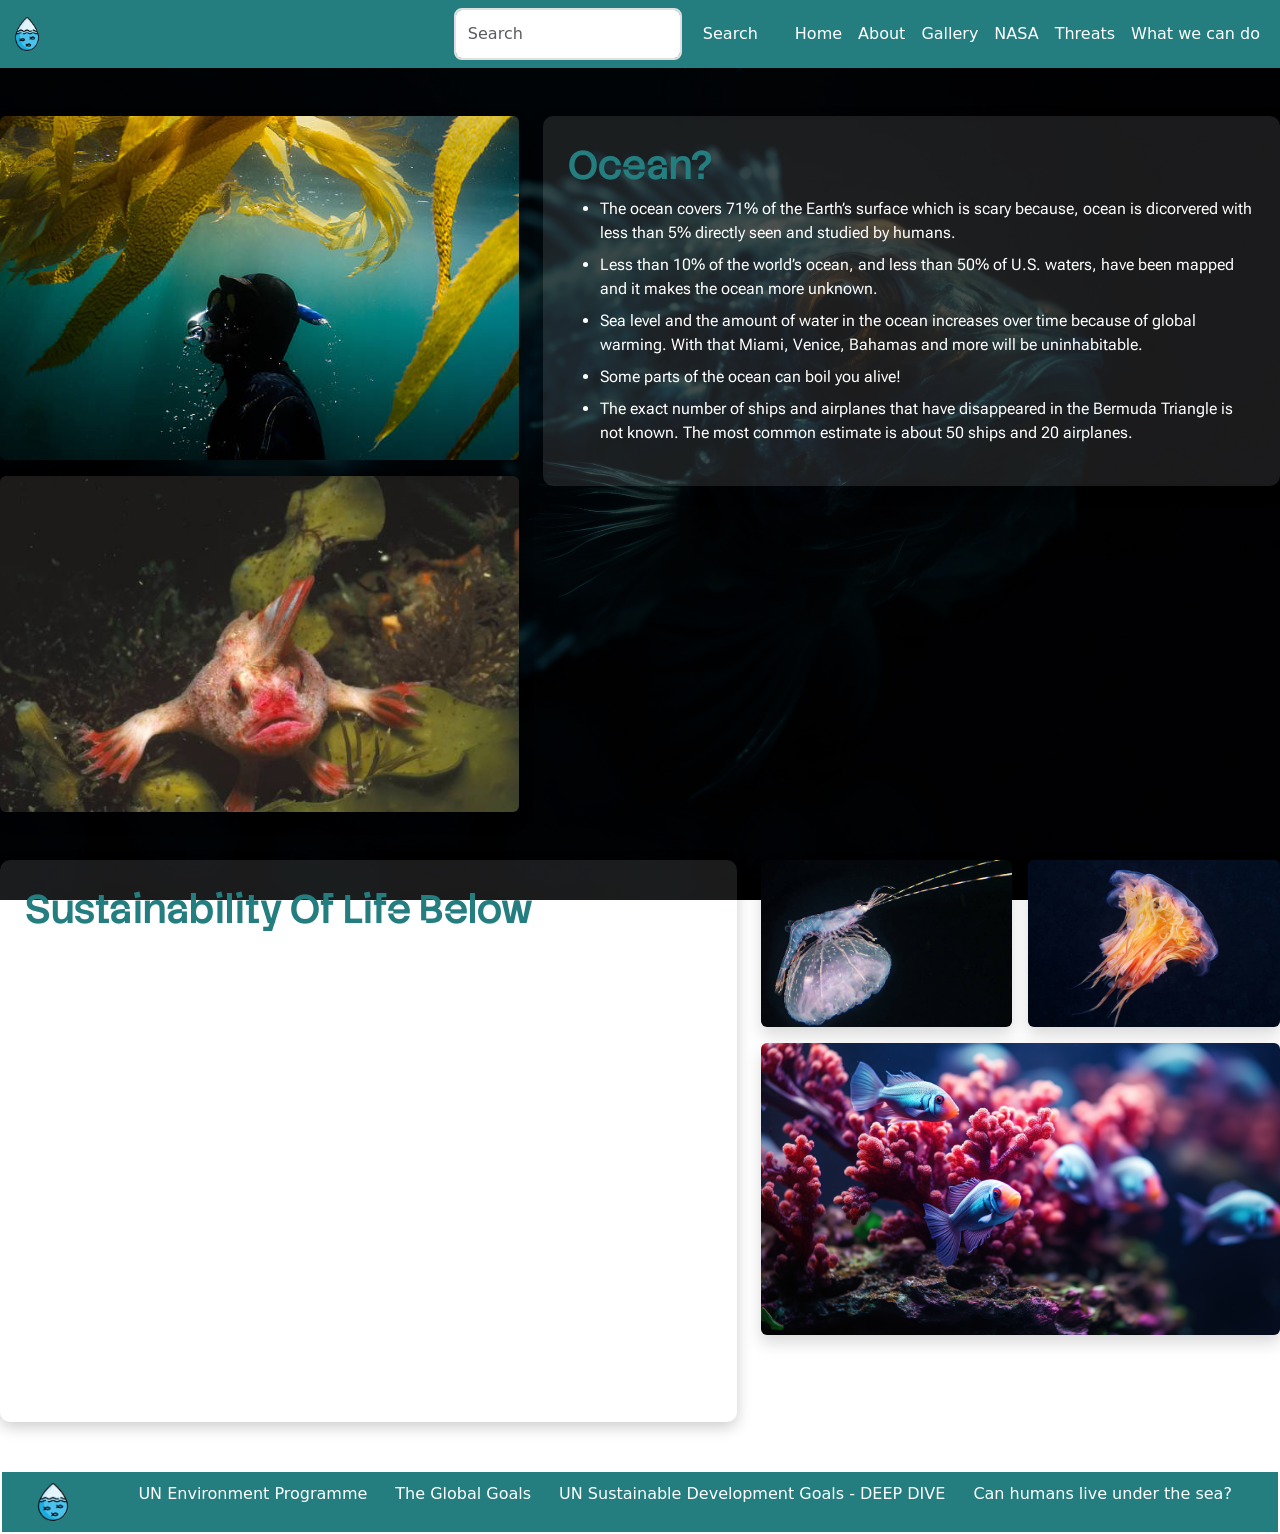
<file: website3.0Final/website3.0/code/about_HandeEdaOzdemir.html>
<!DOCTYPE html>
<html>

	<head>
		
		<meta charset="utf-8">
		<meta name="viewport" content="width=device-width, initial-scale=1">
		<meta name="author" content="Hande Eda Ozdemir">
		
		<title>ABOUT PAGE</title>
		
		<script src="jsForWebsite.js"></script><!--link to js-->
		<!--connecting bootstrap-->
		<link href="https://cdn.jsdelivr.net/npm/bootstrap@5.3.8/dist/css/bootstrap.min.css" rel="stylesheet" integrity="sha384-sRIl4kxILFvY47J16cr9ZwB07vP4J8+LH7qKQnuqkuIAvNWLzeN8tE5YBujZqJLB" crossorigin="anonymous">			
		<!--FONTS--!>
		<link rel="preconnect" href="https://fonts.googleapis.com">
		<link rel="preconnect" href="https://fonts.gstatic.com" crossorigin>
		<link href="https://fonts.googleapis.com/css2?family=Barlow:ital,wght@0,100;0,200;0,300;0,400;0,500;0,600;0,700;0,800;0,900;1,100;1,200;1,300;1,400;1,500;1,600;1,700;1,800;1,900&family=Roboto+Flex:opsz,wght@8..144,100..1000&family=Stack+Sans+Notch:wght@200..700&display=swap" rel="stylesheet">	
		
		<link rel="stylesheet" href="style.css"/>
		
	</head>
	<body class="edaPages">
	
		<!--Navigation bar-->
		<nav class="navbar navbar-expand-lg group-navbar **py-1**">
			<div class="container-fluid d-flex align-items-center">

				<a class="navbar-brand **me-auto**" href="index.html">
				  <img src="websiteIcon.png" alt="logo" width="30" height="34">
				</a>

				<!-- Toggler -->
				<button class="navbar-toggler" type="button" data-bs-toggle="collapse" data-bs-target="#navbarContent">
				  <span class="navbar-toggler-icon"></span>
				</button>

				<!-- Collapsible content -->
				<div class="collapse navbar-collapse" id="navbarContent">
		  
				<!-- Search bar -->
				<form class="d-flex ms-auto me-3" role="search">
					<input class="form-control me-2" type="search" placeholder="Search" aria-label="Search">
					<button class="btn group-btn" type="submit">Search</button>
				</form>

				<!-- Links -->
				<ul class="navbar-nav mb-2 mb-lg-0">
					<li class="nav-item">
						<a class="nav-link" href="index.html">Home</a>
					</li>
					<li class="nav-item">
						<a class="nav-link" href="about_HandeEdaOzdemir.html">About</a>
					</li>
					<li class="nav-item">
						<a class="nav-link" href="gallery_HtetOoKhin.html">Gallery</a>
					</li>
					<li class="nav-item">
						<a class="nav-link" href="nasa_HtetOoKhin.html">NASA</a>
					</li>
					<li class="nav-item">
						<a class="nav-link" href="threats_MenomiGamage.html">Threats</a>
					</li>
					<li class="nav-item">
						<a class="nav-link" href="WhatWeCanDo_MenomiGamage.html">What we can do</a>
					</li>
				</ul>

				</div>
			</div>
		</nav>
			
		<section class="my-5">
				
			<!--first 2 imgs-->
			<div class="row g-4 align-items-start">
				
				<div class="col-lg-5 col-md-6">
					<div class="row g-3">
						<div class="col-12">
							<div class="img-container">
								<img class="img-fluid rounded shadow" src="diverUnderwaterSurfacingTowardsSeaweed.jpg" alt="diver under sea">
								<div class="hovering">
									<p class="text-white mt-2 small">Image of a diver underwater, surfacing towards seaweed.</p>
								</div>
							</div>
						</div>
						<div class="col-12">
							<div class="img-container">
								<img class="img-fluid rounded shadow" src="redHandfish.jpg" alt="red handfish">
								<div class="hovering">
									<p class="text-white mt-2 small">Image of a Red Handfish</p>
								</div>
							</div>
						</div>
							
					</div>
				</div>
					
					
				<div class="col-lg-7 col-md-6">
					<div class="content-card">
					
						<h1 class="aboutPageH1">Ocean?</h1>
						<ul class="aboutPageP">
							<li class="mb-2">The ocean covers 71% of the Earth’s surface which is scary because, ocean is dicorvered with less than 5% directly seen and studied by humans.</li>
							<li class="mb-2">Less than 10% of the world’s ocean, and less than 50% of U.S. waters, have been mapped and it makes the ocean more unknown.</li>
							<li class="mb-2">Sea level and the amount of water in the ocean increases over time because of global warming. With that Miami, Venice, Bahamas and more will be uninhabitable.</li>
							<li class="mb-2">Some parts of the ocean can boil you alive!</li>
							<li class="mb-2">The exact number of ships and airplanes that have disappeared in the Bermuda Triangle is not known. The most common estimate is about 50 ships and 20 airplanes.</li>
						</ul>
					</div>
				</div>
			</div>
		</section>
				<!--first content, right-->
				
			<!--LAST THING I DID: I GOT .CONTENT OUT OF .IMGROW-->
			<!--CONTINUE....--!>
			
			
		<section class="my-5">	
			<div class="row g-4 align-items-start">
				
				<!--second content, left--!>
				<div class="col-lg-7 col-md-6 order-md-1">
					<div class="content-card">
				
						<h1 class="aboutPageH2">Sustainability Of Life Below</h1>
						<ul class="aboutPageP2">
							
							<li class="mb-2">Prevent and significantly reduce marine pollution of all kinds</li>
							<li class="mb-2">Sustainably manage and protect marine to avoid significant adverse impacts, including by strengthening their resilience, and take action for their restoration in order to achieve healthy and productive oceans.</li>
							<li class="mb-2">Minimize and address the impacts of ocean acidification, including through enhanced scientific cooperation at all levels.</li>
							<li class="mb-2">Effectively regulate harvesting and end overfishing, in order to restore fish stocks in the shortest time feasible.</li>
							<li class="mb-2">Conserve at least 10 per cent of coastal and marine areas, consistent with national and international law and based on the best available scientific information.</li>
							<li class="mb-2">Prohibit certain forms of fisheries subsidies which contribute to overcapacity and overfishing.</li>
							<li class="mb-2">Increase the economic benefits to small island developing States and least developed countries from the sustainable use of marine resources, including through sustainable management of fisheries.</li>
							<li class="mb-2">Develop research capacity and transfer marine technology, develop research capacity and transfer marine technology.</li>
								
							
						</ul>
							
					</div>
				</div>
					
					<!--second 2 imgs--!>
					<div class="col-lg-5 col-md-6 order-md-2">
						<div class="row g-3">
							<div class="col-6">
								<div class="img-container">
									<img class="img-fluid rounded shadow" src="hitchhiker.jpg" alt="hitchiker">
									<div class="hovering2">
										<p class="text-white mt-2 small">Image of a Hitchhiker.</p>
									</div>
								</div>
							</div>
							<div class="col-6">
								<div class="img-container">
									<img class="img-fluid rounded shadow" src="lionsManeJellyfish.jpg" alt="lion's mane jellyfish">
									<div class="hovering2">
										<p class="text-white mt-2 small">Image of a Lion's Mane Jellyfish.</p>
									</div>
								</div>
							</div>
							
						
							<div class="col-12">
								<div class="img-container">
									<img class="img-fluid rounded shadow" src="fishesNearCoral.jpg" alt="fishes">
									<div class="hovering2">
										<p class="text-white mt-2 small">Fishes near coral.</p>
									</div>
								</div>
							</div>
						</div>
					</div>
			</div>			
		</section>
	
		<div class="footer">
		<!-- logo image-->
			<img class="logo" src="websiteIcon.png" alt="logo">
		 <!-- list of links to important resources-->
			 <ul>
				<li> <a href="https://www.unep.org/topics/sustainable-development-goals/why-do-sustainable-development-goals-matter/goal-14" target="_blank">UN Environment Programme</a></li>
				<li> <a href="https://globalgoals.org/goals/14-life-below-water/ "target="_blank">The Global Goals</a></li>
				<li> <a href="https://www.youtube.com/watch?v=rzSBtx_bZc4" target="_blank" >UN Sustainable Development Goals - DEEP DIVE</a></li>
				<li> <a href="https://www.sciencefocus.com/future-technology/can-humans-live-under-the-sea-experiment-deep" target="_blank" >Can humans live under the sea?</a></li>
			</ul>
		</div>
		<!--put bootstrap link for js before the closing body tag-->
		<script src="https://cdn.jsdelivr.net/npm/bootstrap@5.3.8/dist/js/bootstrap.bundle.min.js" integrity="sha384-FKyoEForCGlyvwx9Hj09JcYn3nv7wiPVlz7YYwJrWVcXK/BmnVDxM+D2scQbITxI" crossorigin="anonymous"></script>
	</body>

</html>
</file>
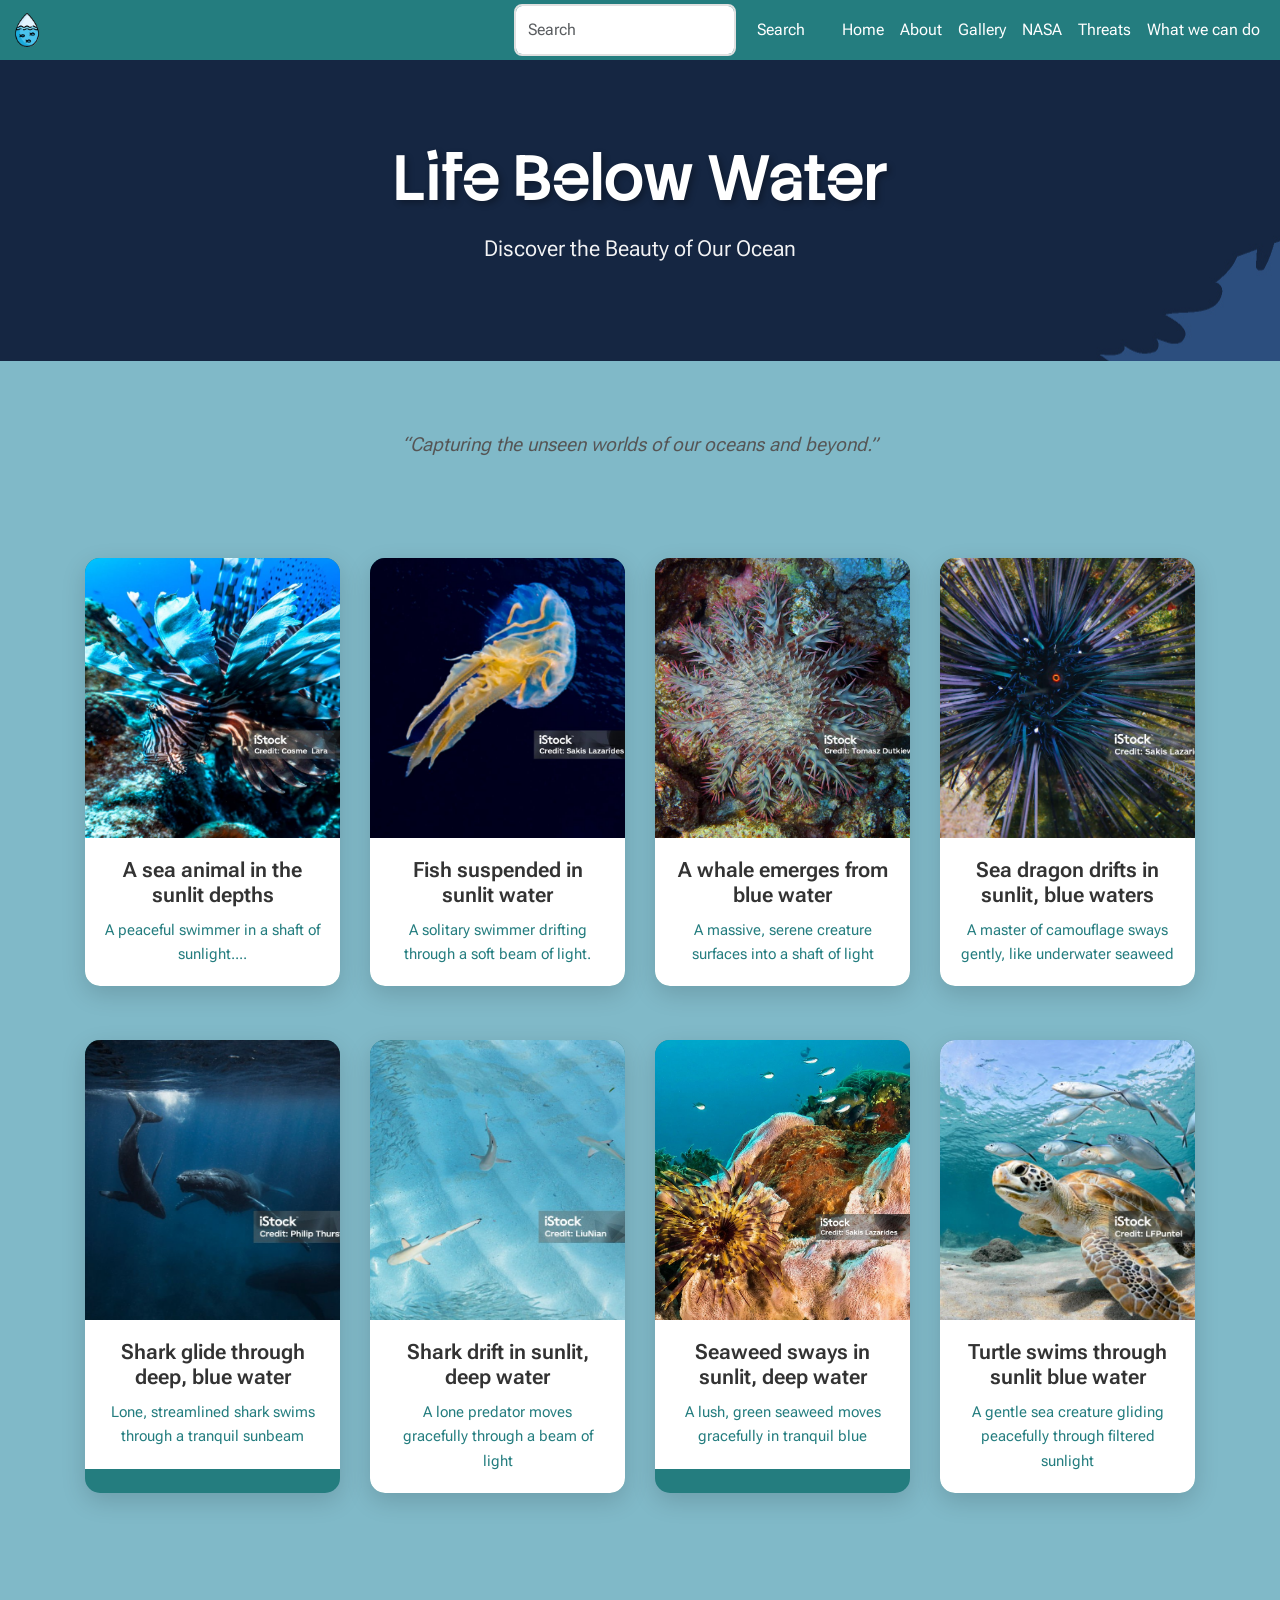
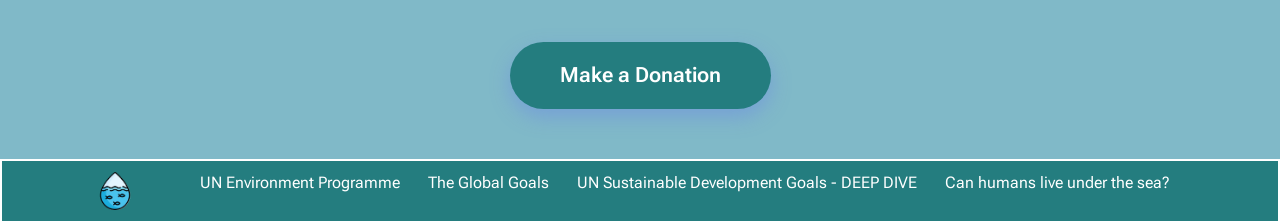
<file: website3.0Final/website3.0/code/gallery_HtetOoKhin.html>
<!DOCTYPE html>
<html lang="en">
<head>
    <title>Gallery Page: Beauty of Below Water: </title>
    <meta charset="UTF-8">
	<!--SEO info for browser-->
    <meta name="description" content="Images of life below water">
    <meta name="keywords" content="ocean, fish, marine life, images">
    <meta name="author" content="Htet Oo Khin">
	<!--responsive for mobile-->
	<meta name="viewport" content="width=device-width, initial-scale=1.0">
    <!--bootstrap: responsive grid system-->
    <link href="https://cdn.jsdelivr.net/npm/bootstrap@5.3.3/dist/css/bootstrap.min.css" rel="stylesheet"> 
    <script src="https://cdn.jsdelivr.net/npm/bootstrap@5.3.3/dist/js/bootstrap.bundle.min.js"></script> <!--bootstrap javascript: navbar toggler etc.-->
    <!--googlefont Roboto-->
    <link rel="preconnect" href="https://fonts.googleapis.com">
    <link rel="preconnect" href="https://fonts.gstatic.com" crossorigin>
    <link href="https://fonts.googleapis.com/css2?family=Roboto+Flex:opsz,wght@8..144,100..1000&family=Protest+Riot&display=swap" rel="stylesheet">
    <!--googlefont StackSansNotch-->
	<link rel="preconnect" href="https://fonts.googleapis.com">
	<link rel="preconnect" href="https://fonts.gstatic.com" crossorigin>
	<link href="https://fonts.googleapis.com/css2?family=Stack+Sans+Notch:wght@200..700&display=swap" rel="stylesheet">
	<!--external CSS-->
	<link rel="stylesheet" href="style.css">
</head>
<body class="hokPages">
    <!--Navigation bar section: logo, search bar and links-->
    <nav class="navbar navbar-expand-lg group-navbar py-1">
        <div class="container-fluid d-flex align-items-center">
            <a class="navbar-brand me-auto" href="index.html">
              <img src="websiteIcon.png" alt="logo" width="30" height="34">
            </a>
            <!-- Toggler / mobile menu button-->
            <button class="navbar-toggler" type="button" data-bs-toggle="collapse" data-bs-target="#navbarContent">
              <span class="navbar-toggler-icon"></span>
            </button>
            <!-- Collapsible menu links -->
            <div class="collapse navbar-collapse" id="navbarContent">
            <!-- Search bar -->
            <form class="d-flex ms-auto me-3" role="search">
                <input class="form-control me-2" type="search" placeholder="Search" aria-label="Search">
                <button class="btn group-btn" type="submit">Search</button>
            </form>
            <!--Nevigation Links -->
            <ul class="navbar-nav mb-2 mb-lg-0">
					<li class="nav-item">
						<a class="nav-link" href="index.html">Home</a>
					</li>
					<li class="nav-item">
						<a class="nav-link" href="about_HandeEdaOzdemir.html">About</a>
					</li>
					<li class="nav-item">
						<a class="nav-link" href="gallery_HtetOoKhin.html">Gallery</a>
					</li>
					<li class="nav-item">
						<a class="nav-link" href="nasa_HtetOoKhin.html">NASA</a>
					</li>
					<li class="nav-item">
						<a class="nav-link" href="threats_MenomiGamage.html">Threats</a>
					</li>
					<li class="nav-item">
						<a class="nav-link" href="WhatWeCanDo_MenomiGamage.html">What we can do</a>
					</li>
				</ul>

            </div>
        </div>
    </nav>
    
    <!-- Page Header/ title -->
    <div class="hokHeadSection">
        <h1>Life Below Water</h1>
        <p>Discover the Beauty of Our Ocean</p>
    </div>
    
    <!-- motto section -->
    <br> 
	<!-- quote source: https://chat.deepseek.com/a/chat/s/97bc3fbb-0462-4849-a8c0-8d9647f58066-->
    <p class="hokMotto">“Capturing the unseen worlds of our oceans and beyond.”
    </p>
    
    <!--images go here//gallery section-->
    <div class="hokGallery"> 
	
        <div class="container mt-5"> <!--using bootstrap grid: 4 columns on large and 2 on mobile-->
            <div class="row">
			<!--columns go here-->
            <!-- Pic-1 -->
				<!--gallery template for all images: col-6 for small/ col-lg-3 for large-->
                <div class="col-6 col-lg-3 mb-4"> 
                    <div class="hokGalleryItem">
						<!--image source: https://www.istockphoto.com-->
                        <img src="hokImages/fish1HOK.jpg" class="hokGalleryImg" alt="Image of Beautiful Sea Animal">	
                        <div class="text-container d-none d-lg-block">	
                            <h3>A sea animal in the sunlit depths</h3>
                            <p class="hokCaptionText">A peaceful swimmer in a shaft
							of sunlight....</p>
                        </div>
                    </div>
                </div>
                
                <!-- Pic-2-->
                <div class="col-6 col-lg-3 mb-4">
                    <div class="hokGalleryItem">
						<!--image source: https://www.istockphoto.com-->
                        <img src="hokImages/fish2HOK.jpg" class="hokGalleryImg" alt="Image of Jellyfish">	
                        <div class="text-container d-none d-lg-block">
                            <h3>Fish suspended in sunlit water</h3>
                            <p class="hokCaptionText">A solitary swimmer drifting through a soft beam of light.</p>
                        </div>
                    </div>
                </div>
                
                <!-- Pic-3-->
                <div class="col-6 col-lg-3 mb-4">
                    <div class="hokGalleryItem">
						<!--image source: https://www.istockphoto.com-->
                        <img src="hokImages/fish3HOK.jpg" class="hokGalleryImg" alt="Image of Sea Life">	  
                        <div class="text-container d-none d-lg-block">
                             <h3>A whale emerges from blue water</h3> 
                            <p class="hokCaptionText">A massive, serene creature surfaces into a shaft of light</p>
                        </div>
                    </div>
                </div>
        
                <!-- Pic-4-->
                <div class="col-6 col-lg-3 mb-4">
                    <div class="hokGalleryItem">
                        <img src="hokImages/fish4HOK.jpg" class="hokGalleryImg" alt="Image of Underwater Beauty">	
						<!--image source: https://www.istockphoto.com-->
                        <div class="text-container d-none d-lg-block">
                            <h3>Sea dragon drifts in sunlit, blue waters</h3>  
                          <p class="hokCaptionText">A master of camouflage sways gently, like underwater seaweed</p>
                        </div>
                    </div>
                </div>
        
                <!-- Pic-5 -->
                <div class="col-6 col-lg-3 mb-4">
                    <div class="hokGalleryItem">
                        <img src="hokImages/fish5HOK.jpg" class="hokGalleryImg" alt="Image of Shark in Deep Water">
						<!--image source: https://www.istockphoto.com-->					
                        <div class="text-container d-none d-lg-block">
                            <h3>Shark glide through deep, blue water</h3>  
                            <p class="hokCaptionText">Lone, streamlined shark swims through a tranquil sunbeam</p>
                        </div>
                    </div>
                </div>
            
                <!-- Pic-6 -->
                <div class="col-6 col-lg-3 mb-4">
                    <div class="hokGalleryItem">
						<!--image source: https://www.istockphoto.com-->
                        <img src="hokImages/fish6HOK.jpg" class="hokGalleryImg" alt="Image of Sharks">
                        <div class="text-container d-none d-lg-block">
                            <h3>Shark drift in sunlit, deep water</h3>  			
                          <p class="hokCaptionText">A lone predator moves gracefully through a beam of light</p>
                        </div>
                    </div>
                </div>
            
                <!-- Pic-7 -->
                <div class="col-6 col-lg-3 mb-4">
                    <div class="hokGalleryItem">
						<!--image source: https://www.istockphoto.com-->
                        <img src="hokImages/fish7HOK.jpg" class="hokGalleryImg" alt="Image of Peaceful Underwater">
                        <div class="text-container d-none d-lg-block">
                            <h3>Seaweed sways in sunlit, deep water</h3>  
                          <p class="hokCaptionText">A lush, green seaweed moves gracefully in tranquil blue</p>
                        </div>
                    </div>
                </div>
                
                <!-- Pic-8 -->
                <div class="col-6 col-lg-3 mb-4">
                    <div class="hokGalleryItem">
						<!--image source: https://www.istockphoto.com-->
                        <img src="hokImages/fish8HOK.jpg" class="hokGalleryImg" alt="Image Turtle and Fish">
                        <div class="text-container d-none d-lg-block">
                             <h3>Turtle swims through sunlit blue water</h3>  
                         <p class="hokCaptionText">A gentle sea creature gliding peacefully through filtered sunlight</p>
                        </div>
                    </div>
                </div>
            </div>
        </div>
    </div>
    <!--images ends here-->
    
    <!--form section-->
    <button class="btn btn-primary" id="hokDonationBtn">Make a Donation</button>	
    
    <div class="hokForm" id="donationForm">
        <div class="container mt-3">
            <h4 class="hokPersonalInfo">Personal Information</h4>
            <div class="row">
                <form id="donationFormElement" novalidate> <!--validation disabled-->
				<!--First name field with validation//repeat same strcture for the last of form-->
                    <div class="col-mb-6 mb-3">
                        <label for="fname">First Name: <span style="color: red;">*</span></label>
                        <input type="text" class="form-control" id="fname" placeholder="First Name" name="First name" required>
                        <div class="hokInvalidFeedback" id="fnameError">Please enter your first name.</div>
                    </div>
                
                    <div class="mb-3 mt-3">
                        <label for="lname">Last Name: <span style="color: red;">*</span></label>
                        <input type="text" class="form-control" id="lname" placeholder="Last Name" name="Last name" required>
                        <div class="hokInvalidFeedback" id="lnameError">Please enter your last name.</div>
                    </div>
                    
                    <div class="mb-3 mt-3">
                        <label for="birthday">Birthday: <span style="color: red;">*</span></label>
                        <input type="date" class="form-control" id="birthday" name="Birthday" required>
                        <div class="hokInvalidFeedback" id="birthdayError">Please enter your birthday.</div>
                    </div>
                    
                    <div class="mb-3 mt-3">
                        <label for="phone">Phone Number: <span style="color: red;">*</span></label>
                        <input type="tel" class="form-control" id="phone" placeholder="123-456-7890" name="Phone Number"  required>
                        <div class="hokInvalidFeedback" id="phoneError">Please enter a valid phone number. </div>
                    </div>
                  
                    <div class="mb-3 mt-3">
                        <label for="email">Email: <span style="color: red;">*</span></label>
                        <input type="email" class="form-control" id="email" placeholder="Enter email" name="email" required>
                        <div class="hokInvalidFeedback" id="emailError">Please enter a valid email address.</div>
                    </div>
                    
                    <div class="mb-3">
                        <label for="payment">Card Type: <span style="color: red;">*</span></label> 
                        <select id="payment" name="Payment" class="form-control" required>
                            <option value="">Select a card type</option>
                            <option value="visa">Visa</option>
                            <option value="mastercard">Master Card</option>
                            <option value="paypal">Paypal</option>
                        </select>
                        <div class="hokInvalidFeedback" id="paymentError">Please select a card type.</div>
                    </div>
                    
                    <div class="mb-3">
                        <label for="pwd">Password: <span style="color: red;">*</span></label>
                        <input type="password" class="form-control" id="pwd" placeholder="Enter password" name="pswd" minlength="8" required>
                        <div class="hokInvalidFeedback" id="pwdError">Password must be at least 8 characters long.</div>
                    </div>
                    
                    <div class="form-check mb-3">
                        <label class="form-check-label">
                            <input class="form-check-input" type="checkbox" name="remember"> Remember me
                        </label>
                    </div>
                    
                    <div class="mb-3 mt-3">
                        <label for="comment">Comments:</label>
                        <textarea class="form-control" rows="5" id="comment" name="text"></textarea>
                    </div>
                    
                    <button type="submit" class="btn btn-primary submit-hok">Submit</button>
                    <button type="button" class="btn btn-secondary ms-2" id="cancelBtn">Cancel</button>
                </form>
				
				<!--success message which hidden until form submits-->
                
                <div class="hokSuccessMessage" id="successMessage">
                    <h5>Thank you for your donation!</h5>
                    <p>Your form has been successfully submitted.</p>
                </div>
            </div>
        </div>
    </div>
                
    <!--form ends here-->
    
    <!--Footer sction: division for the footer-->	
    <div class="footer">
		<!-- logo image-->
			<img class="logo" src="websiteIcon.png" alt="logo">
		 <!-- list of links to important resources-->
			 <ul>
				<li> <a href="https://www.unep.org/topics/sustainable-development-goals/why-do-sustainable-development-goals-matter/goal-14" target="_blank">UN Environment Programme</a></li>
				<li> <a href="https://globalgoals.org/goals/14-life-below-water/" target="_blank">The Global Goals</a></li>
				<li> <a href="https://www.youtube.com/watch?v=rzSBtx_bZc4" target="_blank" >UN Sustainable Development Goals - DEEP DIVE</a></li>
				<li> <a href="https://www.sciencefocus.com/future-technology/can-humans-live-under-the-sea-experiment-deep" target="_blank" >Can humans live under the sea?</a></li>
			</ul>
		</div>
		
	<!--JAVASRCIPT SECTION-->
	<!-- Handles: show/hide form// input validation// success message-->
		

    <script>
        //show and hide form on click
        document.getElementById('hokDonationBtn').addEventListener('click', function() {
            const form = document.getElementById('donationForm');
            form.classList.toggle('show');
			//scroll to form when opening
            if (form.classList.contains('show')) {
                form.scrollIntoView({ behavior: 'smooth', block: 'start' });
            }
        });

        //cancel button: hide and reset
        document.getElementById('cancelBtn').addEventListener('click', function() {
            document.getElementById('donationForm').classList.remove('show');
            document.getElementById('donationFormElement').reset();
            clearValidation();
        });

        //form submit validation
        document.getElementById('donationFormElement').addEventListener('submit', function(e) {
            e.preventDefault(); //default stop
            
            let isValid = true;
            
            
            clearValidation(); //remove old errors 
			
			//validate info inside           
            
            const fname = document.getElementById('fname');
            if (fname.value.trim() === '') {
                showError(fname, 'fnameError');
                isValid = false;
            } else {
                showSuccess(fname);
            }
            
            
            const lname = document.getElementById('lname');
            if (lname.value.trim() === '') {
                showError(lname, 'lnameError');
                isValid = false;
            } else {
                showSuccess(lname);
            }
            
            
            const birthday = document.getElementById('birthday');
            if (birthday.value === '') {
                showError(birthday, 'birthdayError');
                isValid = false;
            } else {
                const selectedDate = new Date(birthday.value);
                const today = new Date();
                if (selectedDate > today) {
                    document.getElementById('birthdayError').textContent = 'Birthday cannot be in the future.';
                    showError(birthday, 'birthdayError');
                    isValid = false;
                } else {
                    showSuccess(birthday);
                }
            }
            
            
            const phone = document.getElementById('phone');
            const phonePattern = /^[0-9]{3}-[0-9]{3}-[0-9]{4}$/;
            if (!phonePattern.test(phone.value)) {
                showError(phone, 'phoneError');
                isValid = false;
            } else {
                showSuccess(phone);
            }
            
            
            const email = document.getElementById('email');
            const emailPattern = /^[^\s@]+@[^\s@]+\.[^\s@]+$/;
            if (!emailPattern.test(email.value)) {
                showError(email, 'emailError');
                isValid = false;
            } else {
                showSuccess(email);
            }
            
            
            const payment = document.getElementById('payment');
            if (payment.value === '') {
                showError(payment, 'paymentError');
                isValid = false;
            } else {
                showSuccess(payment);
            }
            
            
            const pwd = document.getElementById('pwd');
            if (pwd.value.length < 8) {
                showError(pwd, 'pwdError');
                isValid = false;
            } else {
                showSuccess(pwd);
            }
            
            
            if (isValid) {
			//show if success
                document.getElementById('donationFormElement').style.display = 'none';
                document.getElementById('successMessage').classList.add('show');
                
             //reset form after 3 sec   
                setTimeout(function() {
                    document.getElementById('donationForm').classList.remove('show');
                    document.getElementById('donationFormElement').reset();
                    document.getElementById('donationFormElement').style.display = 'block';
                    document.getElementById('successMessage').classList.remove('show');
                    clearValidation();
                }, 3000);
            }
        });
        //show errrors
        function showError(element, errorId) {
            element.classList.add('is-invalid');
            element.classList.remove('is-valid');
            document.getElementById(errorId).classList.add('show');
        }
        //show success
        function showSuccess(element) {
            element.classList.add('is-valid');
            element.classList.remove('is-invalid');
        }
        //clear validation
        function clearValidation() {
            const inputs = document.querySelectorAll('.form-control');
            inputs.forEach(input => {
                input.classList.remove('is-valid', 'is-invalid');
            });
            
            const errors = document.querySelectorAll('.invalid-feedback');
            errors.forEach(error => {
                error.classList.remove('show');
            });
        }
    </script>
</body>
</html>
</file>
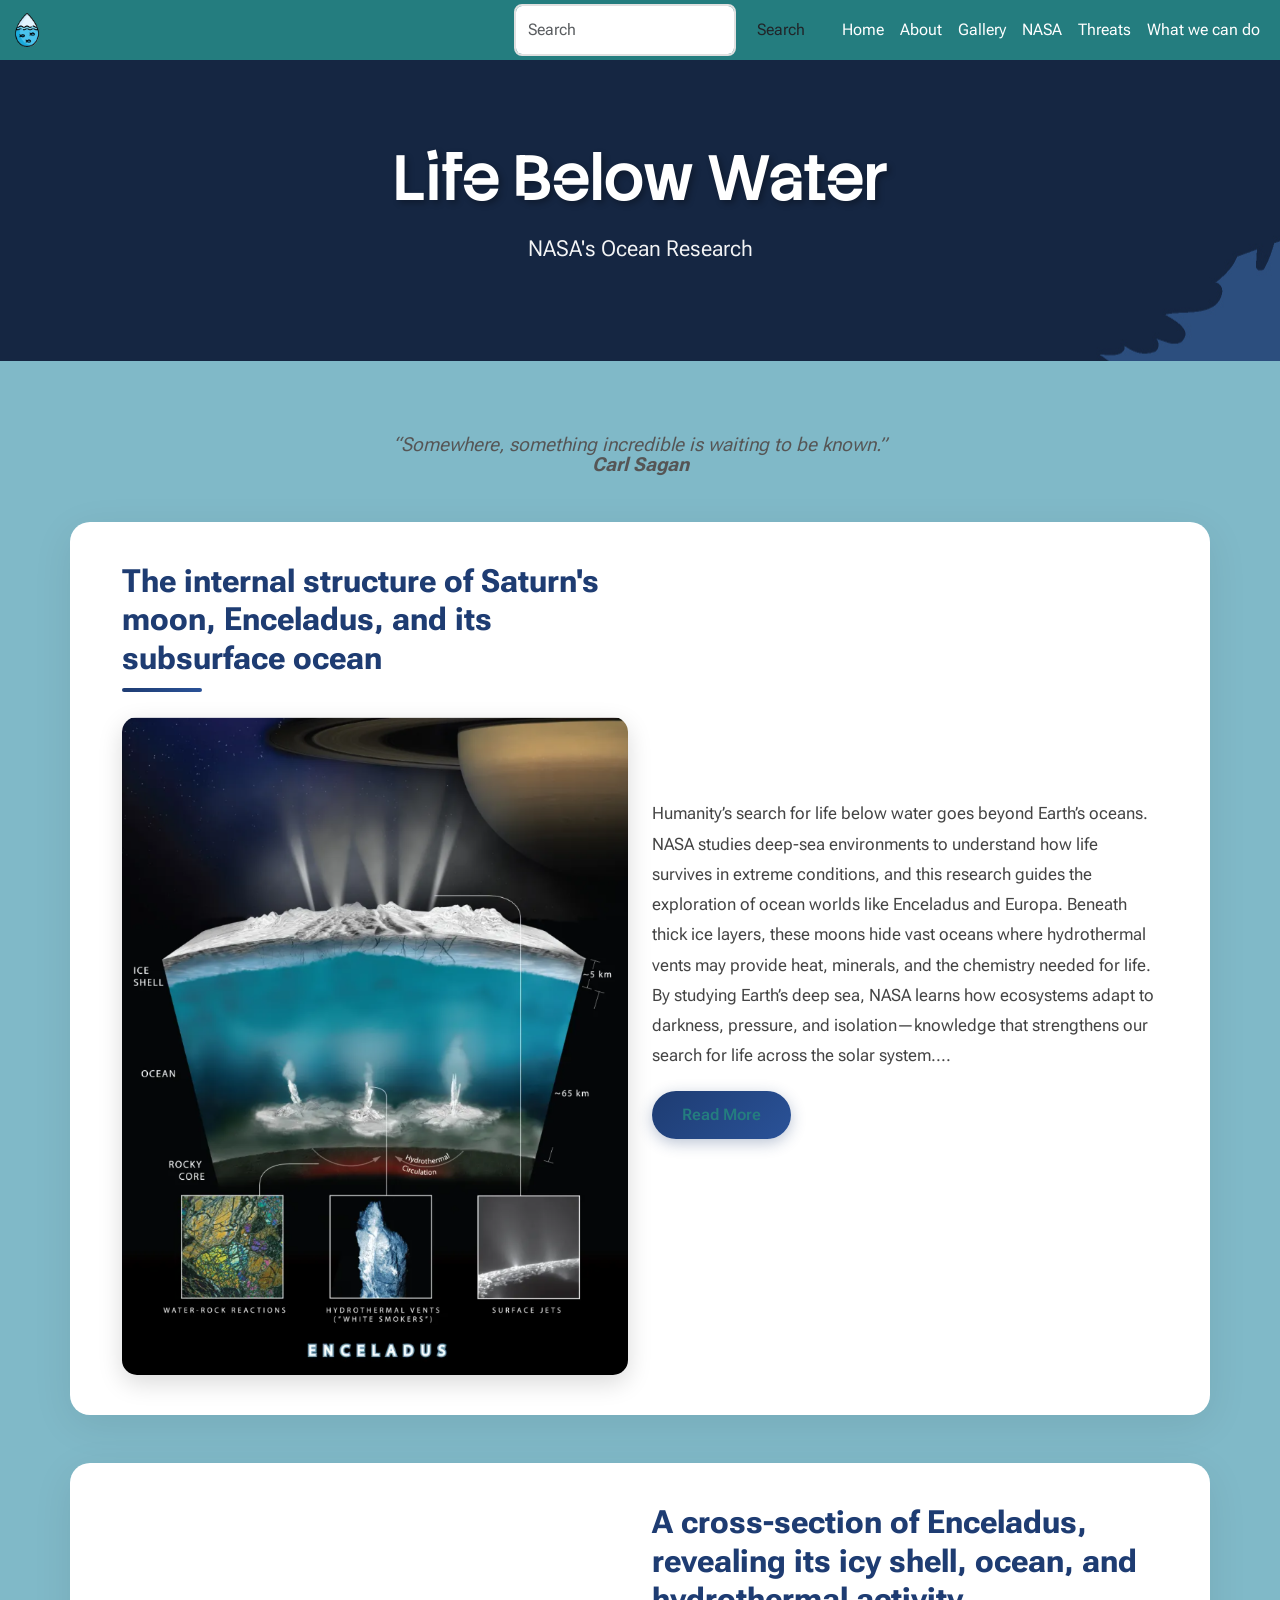
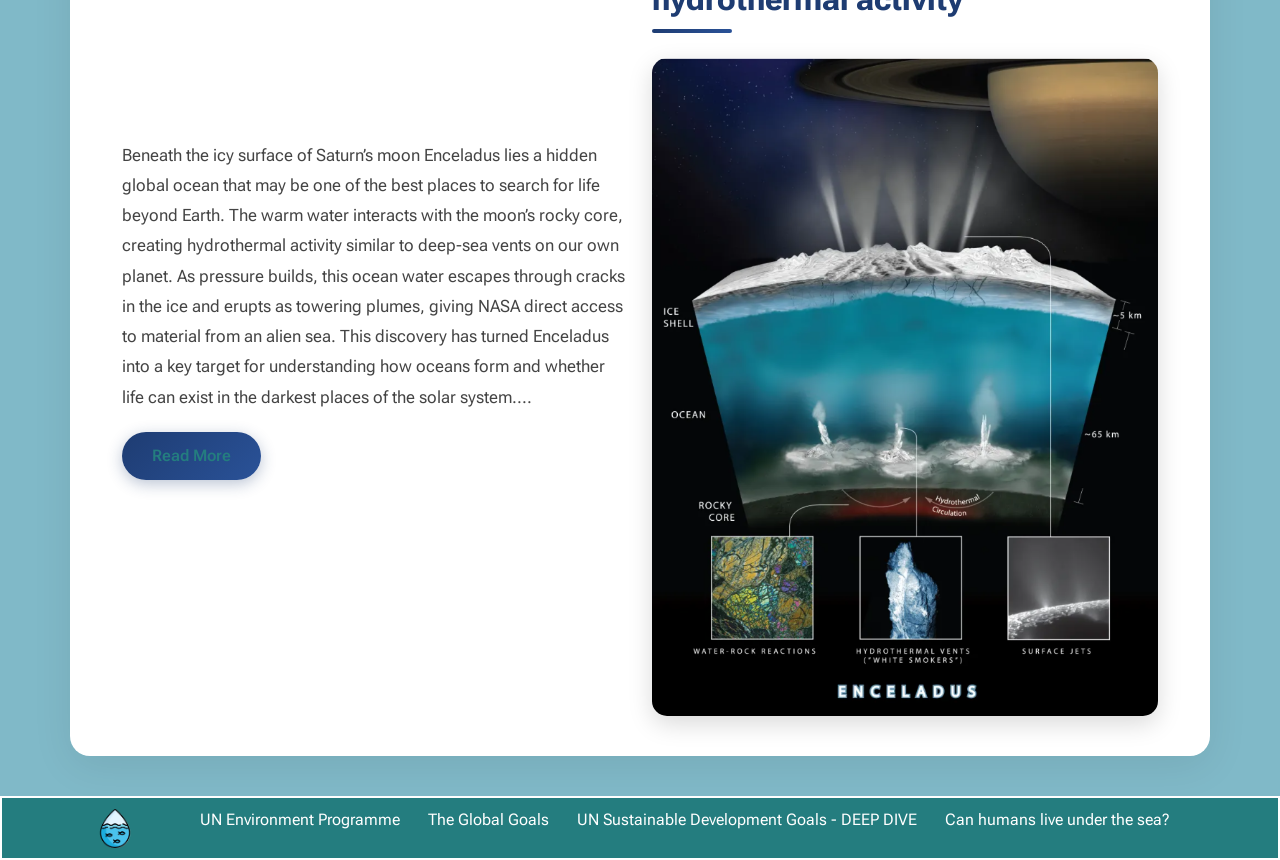
<file: website3.0Final/website3.0/code/nasa_HtetOoKhin.html>
<!DOCTYPE html>
<html lang="en">
<head>
    <title>Sea exploration by NASA</title>
    <meta charset="UTF-8">
	<!--SEO info for browser-->
    <meta name="description" content="Sea life exploration by NASA">
    <meta name="keywords" content="NASA, Corals, Fish">
    <meta name="author" content="Htet Oo Khin">
	<!--responsive for mobile-->
	<meta name="viewport" content="width=device-width, initial-scale=1.0">
    <!--bootstrap: responsive grid system-->
    <link href="https://cdn.jsdelivr.net/npm/bootstrap@5.3.3/dist/css/bootstrap.min.css" rel="stylesheet">
    <script src="https://cdn.jsdelivr.net/npm/bootstrap@5.3.3/dist/js/bootstrap.bundle.min.js"></script>
    <!--googlefont Roboto-->
    <link rel="preconnect" href="https://fonts.googleapis.com">
    <link rel="preconnect" href="https://fonts.gstatic.com" crossorigin>
    <link href="https://fonts.googleapis.com/css2?family=Roboto+Flex:opsz,wght@8..144,100..1000&family=Protest+Riot&display=swap" rel="stylesheet">
    <!--googlefont StackSansNotch-->
	<link rel="preconnect" href="https://fonts.googleapis.com">
	<link rel="preconnect" href="https://fonts.gstatic.com" crossorigin>
	<link href="https://fonts.googleapis.com/css2?family=Stack+Sans+Notch:wght@200..700&display=swap" rel="stylesheet">
	<!--external CSS-->
	<link rel="stylesheet" href="style.css">
</head>
<body class="hokPages">
    <!--Navigation bar section: logo, search bar and links-->
    <nav class="navbar navbar-expand-lg group-navbar py-1">
        <div class="container-fluid d-flex align-items-center">
            <a class="navbar-brand me-auto" href="index.html">
              <img src="websiteIcon.png" alt="logo" width="30" height="34">
            </a>
              <!-- Toggler / mobile menu button-->
            <button class="navbar-toggler" type="button" data-bs-toggle="collapse" data-bs-target="#navbarContent">
              <span class="navbar-toggler-icon"></span>
            </button>
            <!-- Collapsible menu links -->
            <div class="collapse navbar-collapse" id="navbarContent">
                <!-- Search bar -->
                <form class="d-flex ms-auto me-3" role="search">
                    <input class="form-control me-2" type="search" placeholder="Search" aria-label="Search">
                    <button class="btn custom-btn" type="submit">Search</button>
                </form>
                <!--Nevigation Links -->
                <ul class="navbar-nav mb-2 mb-lg-0">
					<li class="nav-item">
						<a class="nav-link" href="index.html">Home</a>
					</li>
					<li class="nav-item">
						<a class="nav-link" href="about_HandeEdaOzdemir.html">About</a>
					</li>
					<li class="nav-item">
						<a class="nav-link" href="gallery_HtetOoKhin.html">Gallery</a>
					</li>
					<li class="nav-item">
						<a class="nav-link" href="nasa_HtetOoKhin.html">NASA</a>
					</li>
					<li class="nav-item">
						<a class="nav-link" href="threats_MenomiGamage.html">Threats</a>
					</li>
					<li class="nav-item">
						<a class="nav-link" href="WhatWeCanDo_MenomiGamage.html">What we can do</a>
					</li>
				</ul>
            </div>
        </div>
    </nav>
    
	 <!-- Page Header/ title -->
	<div class="hokHeadSection">
        <h1>Life Below Water</h1>
        <p>NASA's Ocean Research</p> 
    </div>
        
    <!-- motto section -->
    <br> 
	<!-- quote source: https://chat.deepseek.com/a/chat/s/97bc3fbb-0462-4849-a8c0-8d9647f58066-->
    <p class="hokMotto">“Somewhere, something incredible is waiting to be known.”<br> <strong>
	Carl Sagan</strong> </p>

    <!--nasa content-->  
	<!-- first content section-->
    <div class="container mt-5">
        <div class="row align-items-center content-section scroll-reveal"> <!--class name with custom names, columns go next-->
            <!--left column: heading and image-->
			<div class="col-md-6 mb-4 mb-md-0">
                <h3 class="nasaHeading1">The internal structure of Saturn's moon, Enceladus, and its subsurface ocean</h3>
                <img class="img-fluid nasa-image" src="hokImages/nasaHOK.png" alt="NASA picture">
            </div>  
			<!--right column: content with Read More function-->
            <div id="nasaText1" class="col-md-6">
			<!-- content source: https://chat.deepseek.com/a/chat/s/97bc3fbb-0462-4849-a8c0-8d9647f58066-->
				<!--preview text by default-->
                <div class="hokTextPreview">
                    Humanity’s search for life below water goes beyond Earth’s oceans.
					NASA studies deep-sea environments to understand how life survives in extreme conditions,
					and this research guides the exploration of ocean worlds like Enceladus and Europa.
					Beneath thick ice layers, these moons hide vast oceans where hydrothermal vents may
					provide heat, minerals, and the chemistry needed for life. By studying Earth’s deep sea,
					NASA learns how ecosystems adapt to darkness, pressure, 
					and isolation—knowledge that strengthens our search for life across the solar system....
                </div>
				<!--full text/hidden by defalut, shown on click-->
                <div class="hokTextFull" id="fullText1">
				<p class="nasaDescription_one">
                   Ut enim ad minim veniam, NASA uses submersible robots, satellites, and deep-sea sensors to explore underwater volcanoes, methane seeps, and hydrothermal vents. These places host organisms that survive without sunlight, relying on chemical reactions between water and rock. Discoveries such as extremophile bacteria and mineral-rich “white smokers”
				   help NASA model how life could exist in alien oceans. Just as water plumes on Enceladus 
				   reveal clues about its hidden sea, Earth’s deep-sea vents teach us how biology might 
				   evolve in harsh environments.
					Duis aute irure dolor in reprehenderit, NASA’s ocean research supports 
					the Life Below Water goal by protecting marine biodiversity and tracking 
					climate-driven changes. Satellites help measure sea-level rise, monitor coral bleaching, 
					and detect pollution from space. At the same time, the study of distant ocean worlds
					inspires new ideas about preserving our own planet’s waters. Through this combination of
					deep-sea science and space exploration, NASA shows that understanding Earth’s oceans is 
					essential not only for protecting marine life, but also for discovering life beyond Earth.
					Excepteur sint occaecat cupidatat non proident, the connection between oceanography and p
					lanetary science continues to grow. Research from both Earth and space reminds us that
					oceans—on any world—are vital reservoirs of life and energy. By exploring the deep sea and
					the icy oceans of other moons, NASA encourages us to value, protect, and understand
					the waters that sustain life today and may reveal new forms of life tomorrow.
				</p>
			  </div>
				<!--toggle button for expanding text-->
                <button class="read-more-btn" onclick="toggleText('fullText1', this)"><span>Read More</span></button>
            </div>
        </div>
    </div>
    
	<!--second content section-->
    <div class="container mt-5">
        <div class="row align-items-center content-section scroll-reveal">
			<!--right column: content with Read More function-->
            <div id="nasaText2" class="col-md-6 order-md-1">
                <div class="hokTextPreview">
                    Beneath the icy surface of Saturn’s moon Enceladus lies a hidden global ocean 
					that may be one of the best places to search for life beyond Earth. The warm water 
					interacts with the moon’s rocky core, creating hydrothermal activity similar to deep-sea 
					vents on our own planet. As pressure builds, this ocean water escapes through cracks
					in the ice and erupts as towering plumes, giving NASA direct access to material from
					an alien sea. This discovery has turned Enceladus into a key target for understanding 
					how oceans form and whether life can exist in the darkest places of the solar system....
                </div>
                <div class="hokTextFull" id="fullText2">
					<p class="hokNasaDescription_two">
                   Ut enim ad minim veniam, NASA’s exploration of Enceladus focuses 
				   on its unique combination of heat, water, and chemistry. Deep beneath the surface, 
				   hydrothermal vents release minerals and energy into the ocean, creating conditions
				   similar to those that support life on Earth’s seafloor. These reactions between water 
				   and rock may generate the nutrients needed for microbial ecosystems, even though sunlight
				   never reaches this world. As hot water rises through the ocean and meets the ice shell,
				   cracks open and allow plumes of vapor, ice grains, and organic molecules to burst into space.
					Duis aute irure dolor in reprehenderit, NASA spacecraft have flown through
					these jets and detected carbon-based compounds, salts, and signs of ongoing 
					chemical reactions. This means we are sampling an extraterrestrial ocean without
					ever landing on its surface. The possibility that Enceladus hosts hydrothermal 
					activity—something once thought impossible so far from the Sun—has reshaped our
					understanding of where life might exist.
					Excepteur sint occaecat cupidatat non proident, the study of Enceladus strengthens 
					the goals of Life Below Water by showing how oceans can thrive in extreme conditions.
					By comparing Earth’s deep-sea vents with those illustrated in the image, scientists
					learn how life adapts to pressure, darkness, and isolation. NASA’s work on ocean worlds 
					reminds us that protecting Earth’s waters is essential, not only for the species living 
					here, but for understanding the potential for life in oceans throughout the universe.
					</p>
			   </div>
                <button class="read-more-btn" onclick="toggleText('fullText2', this)"><span>Read More</span></button>
            </div>
			<!--right column-heading and image -->
            <div class="col-md-6 mb-4 mb-md-0 order-md-2">
                <h3 class="nasaHeading2">A cross-section of Enceladus, revealing its icy shell, ocean, and hydrothermal activity</h3>
                <img class="img-fluid nasa-image" src="hokImages/nasa1HOK.png" alt="NASA picture">
            </div>  
        </div>
    </div>
    
    <!-- division for the footer-->	
    	<div class="footer">
		<!-- logo image-->
			<img class="logo" src="websiteIcon.png" alt="logo">
		 <!-- list of links to important resources-->
			 <ul>
				<li> <a href="https://www.unep.org/topics/sustainable-development-goals/why-do-sustainable-development-goals-matter/goal-14" target="_blank">UN Environment Programme</a></li>
				<li> <a href="https://globalgoals.org/goals/14-life-below-water/" target="_blank">The Global Goals</a></li>
				<li> <a href="https://www.youtube.com/watch?v=rzSBtx_bZc4" target="_blank" >UN Sustainable Development Goals - DEEP DIVE</a></li>
				<li> <a href="https://www.sciencefocus.com/future-technology/can-humans-live-under-the-sea-experiment-deep" target="_blank" >Can humans live under the sea?</a></li>
			</ul>
		</div>

	<!--JAVASRCIPT SECTION-->
    <script>
	//toggle function Read More/Less
        function toggleText(textId, button) {
            const fullText = document.getElementById(textId);
            const span = button.querySelector('span');
            
            if (fullText.classList.contains('show')) {
                fullText.classList.remove('show');
                span.textContent = 'Read More';
            } else {
                fullText.classList.add('show');
                span.textContent = 'Read Less';
				//smooth scroll to the expanding 
                setTimeout(() => {
                    fullText.scrollIntoView({ behavior: 'smooth', block: 'nearest' });
                }, 100);
            }
        }
        
        //scroll animations 
        const observerOptions = {
            threshold: 0.1,
            rootMargin: '0px 0px -50px 0px'
        };
        
        const observer = new IntersectionObserver(function(entries) {
            entries.forEach(entry => {
                if (entry.isIntersecting) {
                    entry.target.classList.add('revealed');
                }
            });
        }, observerOptions);
        
		//apply observer to all scroll reveal
        document.querySelectorAll('.scroll-reveal').forEach(el => {
            observer.observe(el);
        });
    </script>
</body>
</html>
</file>
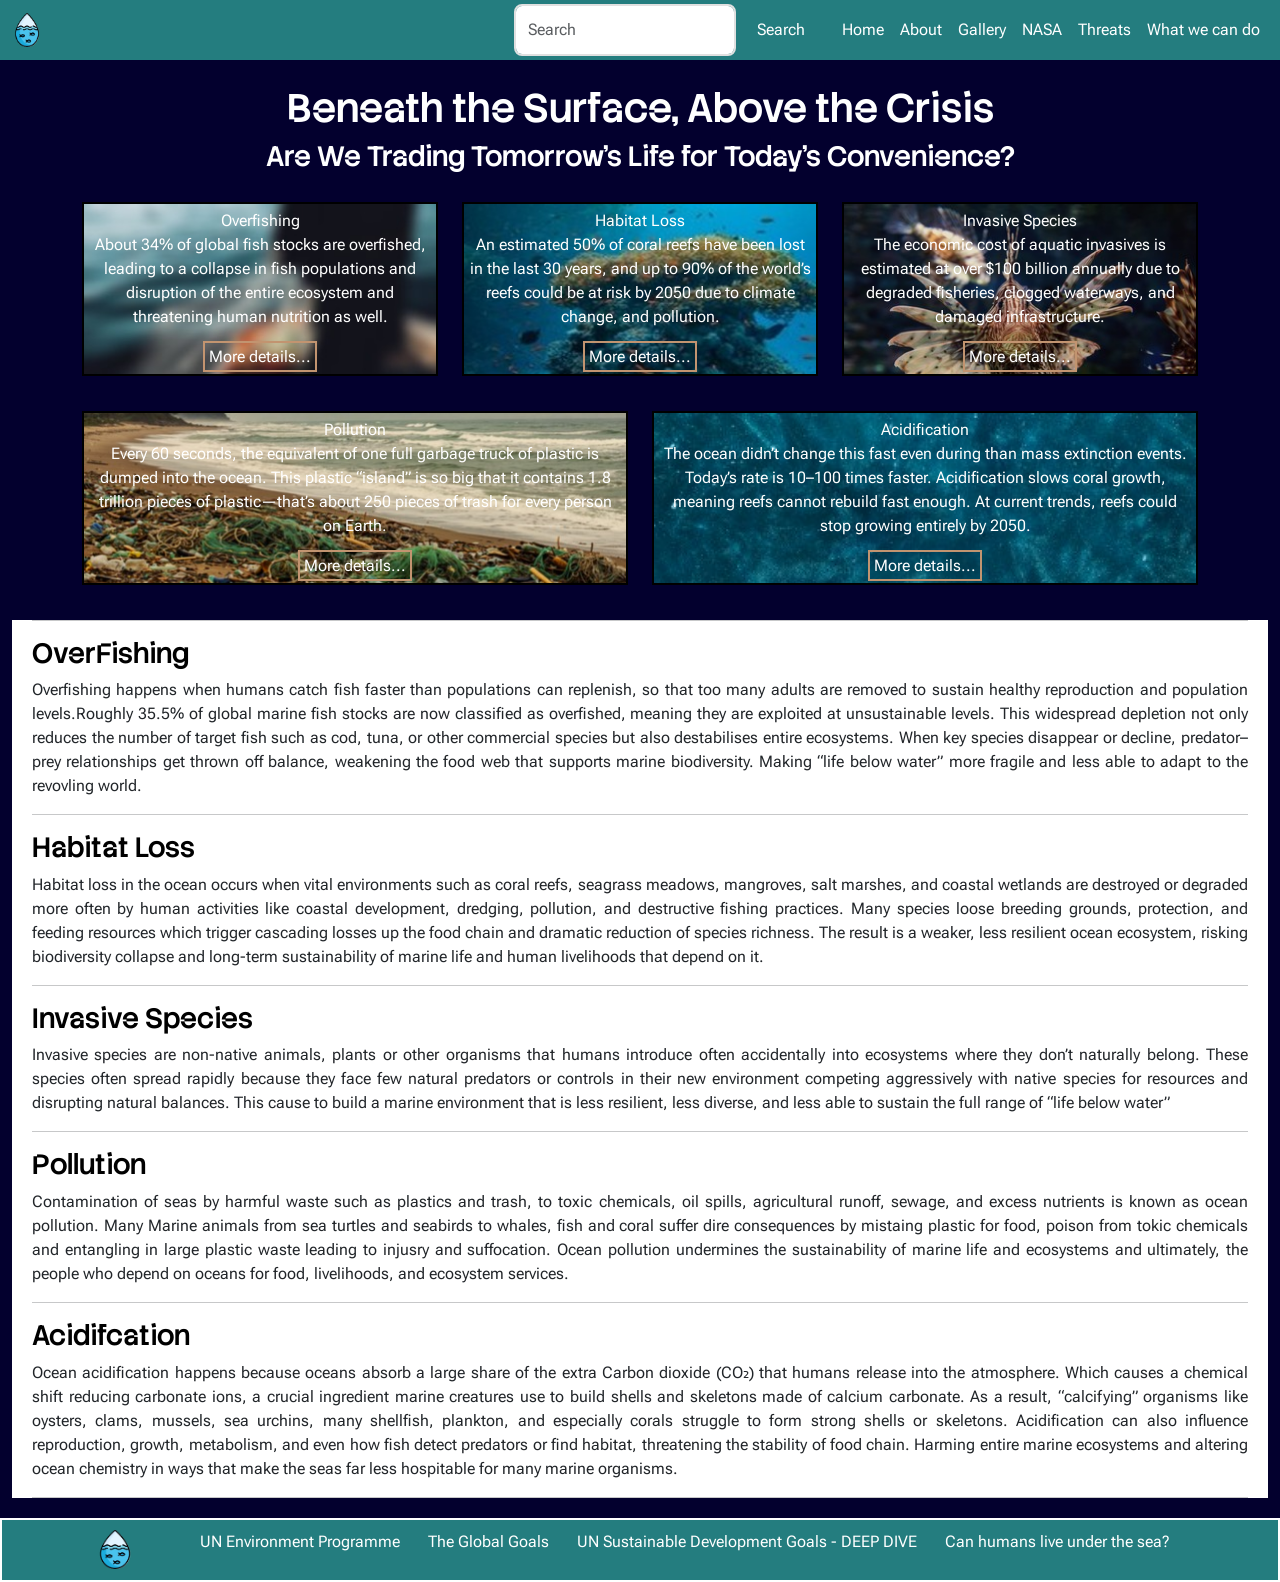
<file: website3.0Final/website3.0/code/threats_MenomiGamage.html>
<!DOCTYPE html>
<html lang="en">

	<head>
		<!--META TAGS -->
		<title> Group Project - Threats Page</title>
		<meta name="description" content="Threats towards the sustainability of life below water">
		<meta name="keywords" content="sustainability, Life, Threats">
		<meta name="author" content="Menomi Gamage">
		<meta charset="UTF-8">
		<meta name="viewport" content="width=device-width, initial-scale=1.0">
		
		<!--Connecting google fonts-->
		<link rel="preconnect" href="https://fonts.googleapis.com">
		<link rel="preconnect" href="https://fonts.gstatic.com" crossorigin>
		<link href="https://fonts.googleapis.com/css2?family=Roboto+Flex:opsz,wght@8..144,100..1000&family=Stack+Sans+Notch:wght@200..700&display=swap" rel="stylesheet">
		
		<!--connecting bootstrap-->
		<link href="https://cdn.jsdelivr.net/npm/bootstrap@5.3.8/dist/css/bootstrap.min.css" rel="stylesheet" integrity="sha384-sRIl4kxILFvY47J16cr9ZwB07vP4J8+LH7qKQnuqkuIAvNWLzeN8tE5YBujZqJLB" crossorigin="anonymous">	
						
		<!--custom styling sheet (override bootstrap)-->
		<link rel="stylesheet" href="style.css">
	
	</head>
	<body class="mg-threatspg">
		<!--Navigation bar-->
		<nav class="navbar navbar-expand-lg group-navbar py-1">
			<div class="container-fluid d-flex align-items-center">
				<!-- The water droplogo -->
				<a class="navbar-brand me-auto" href="index.html"> <!-- Linked to the home page -->
				  <img src="websiteIcon.png" alt="logo" width="30" height="34">
				</a>

				<!-- Toggler -->
				<button class="navbar-toggler" type="button" data-bs-toggle="collapse" data-bs-target="#navbarContent">
				  <span class="navbar-toggler-icon"></span>
				</button>

				<!-- Collapsible content -->
				<div class="collapse navbar-collapse" id="navbarContent">
		  
				<!-- Search bar -->
				<form class="d-flex ms-auto me-3" role="search">
					<input class="form-control me-2" type="search" placeholder="Search" aria-label="Search">
					<button class="btn group-btn" type="submit">Search</button>
				</form>

				<!-- Links in nav bar -->
				<ul class="navbar-nav mb-2 mb-lg-0">
					<li class="nav-item">
						<a class="nav-link" href="index.html">Home</a>
					</li>
					<li class="nav-item">
						<a class="nav-link" href="about_HandeEdaOzdemir.html">About</a>
					</li>
					<li class="nav-item">
						<a class="nav-link" href="gallery_HtetOoKhin.html">Gallery</a>
					</li>
					<li class="nav-item">
						<a class="nav-link" href="nasa_HtetOoKhin.html">NASA</a>
					</li>
					<li class="nav-item">
						<a class="nav-link" href="threats_MenomiGamage.html">Threats</a>
					</li>
					<li class="nav-item">
						<a class="nav-link" href="WhatWeCanDo_MenomiGamage.html">What we can do</a>
					</li>
				</ul>

				</div>
			</div>
		</nav>
		<br>
			
		<!-- using bootstrap for layout of body-->
		<div class="container-fluid">
		
		<!-- SECTION ONE:THE CARDS WITH OVERVIEW -->
			<section class="sectionI-threats-mg">
			
				<h1 class="stack-sans-notch-mg" id="changing-heading">Beneath the Surface, Above the Crisis</h1>
				<h3 class="stack-sans-notch-mg">Are We Trading Tomorrow's Life for Today's Convenience?</h3>
				
				<!--SECTION I -->
				<!-- only visible for smaller screen size-->
				<div class="container">
					<div class="mobile-mg">
					<!--bootstrap rows-->
						<div class="row">
							<!-- source:https://www.bing.com/videos/riverview/relatedvideo?q=5+main+threats+for+life+below+water&&view=riverview&mmscn=mtsc&mid=E2DDBD3B4F9C652B0E33E2DDBD3B4F9C652B0E33&&aps=13&FORM=VMSOVR -->
							<div class="col fishbox-mg">
								<p>Overfishing
								<br>About 34% of global fish stocks are overfished, leading to a collapse in fish populations and
								disruption of the entire ecosystem.</p>
							<!-- link the text to the bigger paragraphs -->
								<a class="mobile-links-mg" href="#details1-mg">More details...</a>
							</div>
							<div class="col lossbox-mg">
								<p>Habitat Loss
								<br>An estimated 50% of coral reefs have been lost in the last 30 years, 
								and up to 90% of the world’s reefs could be at risk by 2050 due to climate change, and pollution.</p>
								<a class="mobile-links-mg" href="#details2-mg">More details...</a>
							</div>
							<div class="w-100"></div>
							<div class="col inbox-mg">
								<p>Invasive Species
								<br>The economic cost of aquatic invasives is estimated at over $100 billion annually 
								due to degraded fisheries, clogged waterways, and damaged infrastructure.</p>
								<a class="mobile-links-mg" href="#details3-mg">More details...</a>
							</div>
							<div class="col pollution-mg">
								<p>Pollution
								<br>Every 60 seconds, the equivalent of one full garbage truck of plastic is dumped into the ocean.
								This plastic “island” is so big that it contains 1.8 trillion pieces of plastic—that’s about 250 pieces of trash for every person on Earth.
								</p>
								<a class="mobile-links-mg" href="#details4-mg">More details...</a>
							</div>
							
							<div class="w-100"></div>
							<div class="col acid-mg">
								<p>Acidification
								<br>The ocean didn’t change this fast even during than mass extinction events. Today’s rate is 10–100 times faster.
									Acidification slows coral growth, meaning reefs cannot rebuild fast enough. At current trends, reefs could stop growing entirely by 2050.
								</p>
								<a class="mobile-links-mg" href="#details5-mg">More details...</a>
							</div>
							
							
						</div>
					</div>	
					<!-- visible for desktops and bigger screens-->
					<div class="desktop-mg">
						<div class="row">
							<!-- divides page into 3 equal parts of size 4-->
							<div class="col-sm-4">
								<div class="box-mg fishbox-mg">
									<p>Overfishing<br>
									About 34% of global fish stocks are overfished, leading to a collapse in fish populations and
									disruption of the entire ecosystem and threatening human nutrition as well.</p>
									<!-- link the card to the bigger paragraphs -->
									<a class="links-mg" href="#details1-mg">More details...</a>
								</div>
							</div>
							<div class="col-sm-4">
								<div class="box-mg lossbox-mg"> <!-- second class to add different background images to each card -->
									<p>Habitat Loss<br>
									An estimated 50% of coral reefs have been lost in the last 30 years, 
									and up to 90% of the world’s reefs could be at risk by 2050 due to climate change, and pollution.
									</p>
									<a class="links-mg" href="#details2-mg">More details...</a>
								</div>
							</div>
							<div class="col-sm-4">
								<div class="box-mg inbox-mg">
									<p>Invasive Species<br>
									The economic cost of aquatic invasives is estimated at over $100 billion annually due 
									to degraded fisheries, clogged waterways, and damaged infrastructure.</p>
									<a class="links-mg" href="#details3-mg">More details...</a>
								</div>
							</div>
						</div>
						<div class="row">
						<!-- divides page into 3 equal parts of size 6-->
							<div class="col-sm-6">
								<div class="box-mg pollution-mg">
									<p>Pollution<br>
									Every 60 seconds, the equivalent of one full garbage truck of plastic is dumped into the ocean.
									This plastic “island” is so big that it contains 1.8 trillion pieces of plastic—that’s about 250 pieces of trash for every person on Earth.</p>
									<a class="links-mg" href="#details4-mg">More details...</a>
								</div>
							</div>
							<div class="col-sm-6">
								<div class="box-mg acid-mg">
									<p>Acidification<br>
									The ocean didn’t change this fast even during than mass extinction events. Today’s rate is 10–100 times faster.
									Acidification slows coral growth, meaning reefs cannot rebuild fast enough. At current trends, reefs could stop growing entirely by 2050.</p>
									<a class="links-mg" href="#details5-mg">More details...</a>
								</div>
							</div>
						</div>	
					</div>	
				</div>	
			
			</section>
		
		<!-- SECTION II -->
		<!-- a division for paragrahs-->
			<section class="sectionII-mg">
				<div class="paragraphs-mg">
				
					<!--adds horizontal line-->
					<hr>
					<h3 class="stack-sans-notch-mg-threats">OverFishing</h3>
					<p id="details1-mg"> <!-- id to link cards in section one to each paragraph -->
					<!-- Sources:https://iere.org/can-overfishing-harm-the-environment/?utm_source=chatgpt.com
								https://www.msc.org/what-we-are-doing/oceans-at-risk/overfishing?utm_source=chatgpt.com -->
								
						Overfishing happens when humans catch fish faster than populations can replenish, so that too many adults are removed to sustain healthy reproduction and population levels.Roughly 35.5% of global marine fish stocks are now classified as overfished, meaning they are exploited at unsustainable levels.
						This widespread depletion not only reduces the number of target fish such as cod, tuna, or other commercial species but also destabilises entire ecosystems. When key species disappear or decline, predator–prey relationships get thrown off balance, weakening the food web that supports marine biodiversity.
						Making “life below water” more fragile and less able to adapt to the revovling world.
					</p>
					<hr>
					<h3 class="stack-sans-notch-mg-threats">Habitat Loss</h3>
					<p id="details2-mg">
					<!-- sources:https://www.ooof.foundation/marine-habitat-destruction/?utm_source=chatgpt.com
								https://www.nationalgeographic.com/environment/article/critical-issues-marine-habitat-destruction?utm_source=chatgpt.com -->
								
						Habitat loss in the ocean occurs when vital environments such as coral reefs, seagrass meadows, mangroves, salt marshes, and coastal wetlands are destroyed or degraded more often by human activities like coastal development, dredging, pollution, and destructive fishing practices.
						Many species loose breeding grounds, protection, and feeding resources which trigger cascading losses up the food chain and dramatic reduction of species richness.
						The result is a weaker, less resilient ocean ecosystem, risking biodiversity collapse and long-term sustainability of marine life and human livelihoods that depend on it.
					</p>
					<hr>
					<h3 class="stack-sans-notch-mg-threats">Invasive Species</h3>
					<p id="details3-mg">
					<!-- sources: https://oceanservice.noaa.gov/facts/invasive.html?utm_source=chatgpt.com
								https://www.marinebiodiversity.ca/marine-invaders-how-non-native-species-are-reshaping-our-ocean-ecosystems/?utm_source=chatgpt.com -->
								
						Invasive species are non-native animals, plants or other organisms that humans introduce often accidentally into ecosystems where they don’t naturally belong.
						These species often spread rapidly because they face few natural predators or controls in their new environment competing aggressively with native species for resources and disrupting natural balances.
						This cause to build a marine environment that is less resilient, less diverse, and less able to sustain the full range of “life below water”
					</p>
					<hr>
					<h3 class="stack-sans-notch-mg-threats">Pollution</h3>
					<p id="details4-mg">
					<!-- sources:https://www.mcsuk.org/ocean-emergency/ocean-pollution/plastics/plastic-pollution-on-marine-life/?utm_source=chatgpt.com -->
					
					Contamination of seas by harmful waste such as plastics and trash, to toxic chemicals, oil spills, agricultural runoff, sewage, and excess nutrients is known as ocean pollution.
					Many Marine animals from sea turtles and seabirds to whales, fish and coral suffer dire consequences by mistaing plastic for food, poison from tokic chemicals and entangling in large plastic waste leading to injusry and suffocation. 
					Ocean pollution undermines the sustainability of marine life and ecosystems and ultimately, the people who depend on oceans for food, livelihoods, and ecosystem services.					</p>
					<hr>
					<h3 class="stack-sans-notch-mg-threats">Acidifcation</h3>
					<p id="details5-mg">
					<!-- sources:https://oceanacidification.noaa.gov/what-is-ocean-acidification/?utm_source=chatgpt.com
								https://oceanexplorer.noaa.gov/ocean-fact/acidification/?utm_source=chatgpt.com -->
								
					Ocean acidification happens because oceans absorb a large share of the extra Carbon dioxide (CO₂) that humans release into the atmosphere. Which causes a chemical shift reducing carbonate ions, 
					a crucial ingredient marine creatures use to build shells and skeletons made of calcium carbonate. As a result, “calcifying” organisms like oysters, clams, mussels, sea urchins, many shellfish, plankton, and especially corals struggle to form strong shells or skeletons.
					Acidification can also influence reproduction, growth, metabolism, and even how fish detect predators or find habitat, threatening the stability of food chain.
					Harming entire marine ecosystems and altering ocean chemistry in ways that make the seas far less hospitable for many marine organisms.
					</p>
					<hr>
				</div>
			</section>
		</div>
		<!-- division for the footer-->	
		<div class="footer">
		<!-- logo image-->
			<img class="logo" src="websiteIcon.png" alt="logo">
		 <!-- list of links to important resources-->
			 <ul>
				<li> <a href="https://www.unep.org/topics/sustainable-development-goals/why-do-sustainable-development-goals-matter/goal-14" target="_blank">UN Environment Programme</a></li>
				<li> <a href="https://globalgoals.org/goals/14-life-below-water/" target="_blank">The Global Goals</a></li>
				<li> <a href="https://www.youtube.com/watch?v=rzSBtx_bZc4" target="_blank" >UN Sustainable Development Goals - DEEP DIVE</a></li>
				<li> <a href="https://www.sciencefocus.com/future-technology/can-humans-live-under-the-sea-experiment-deep" target="_blank" >Can humans live under the sea?</a></li>
			</ul>
		</div>
	
	<!--Javascript file extension link -->
	<script src="jsForWebsite.js"></script>
	
	<!-- bootstrap JS link-->
	<script src="https://cdn.jsdelivr.net/npm/bootstrap@5.3.8/dist/js/bootstrap.bundle.min.js" integrity="sha384-FKyoEForCGlyvwx9Hj09JcYn3nv7wiPVlz7YYwJrWVcXK/BmnVDxM+D2scQbITxI" crossorigin="anonymous"></script>
	
	</body>
	

</html>
</file>
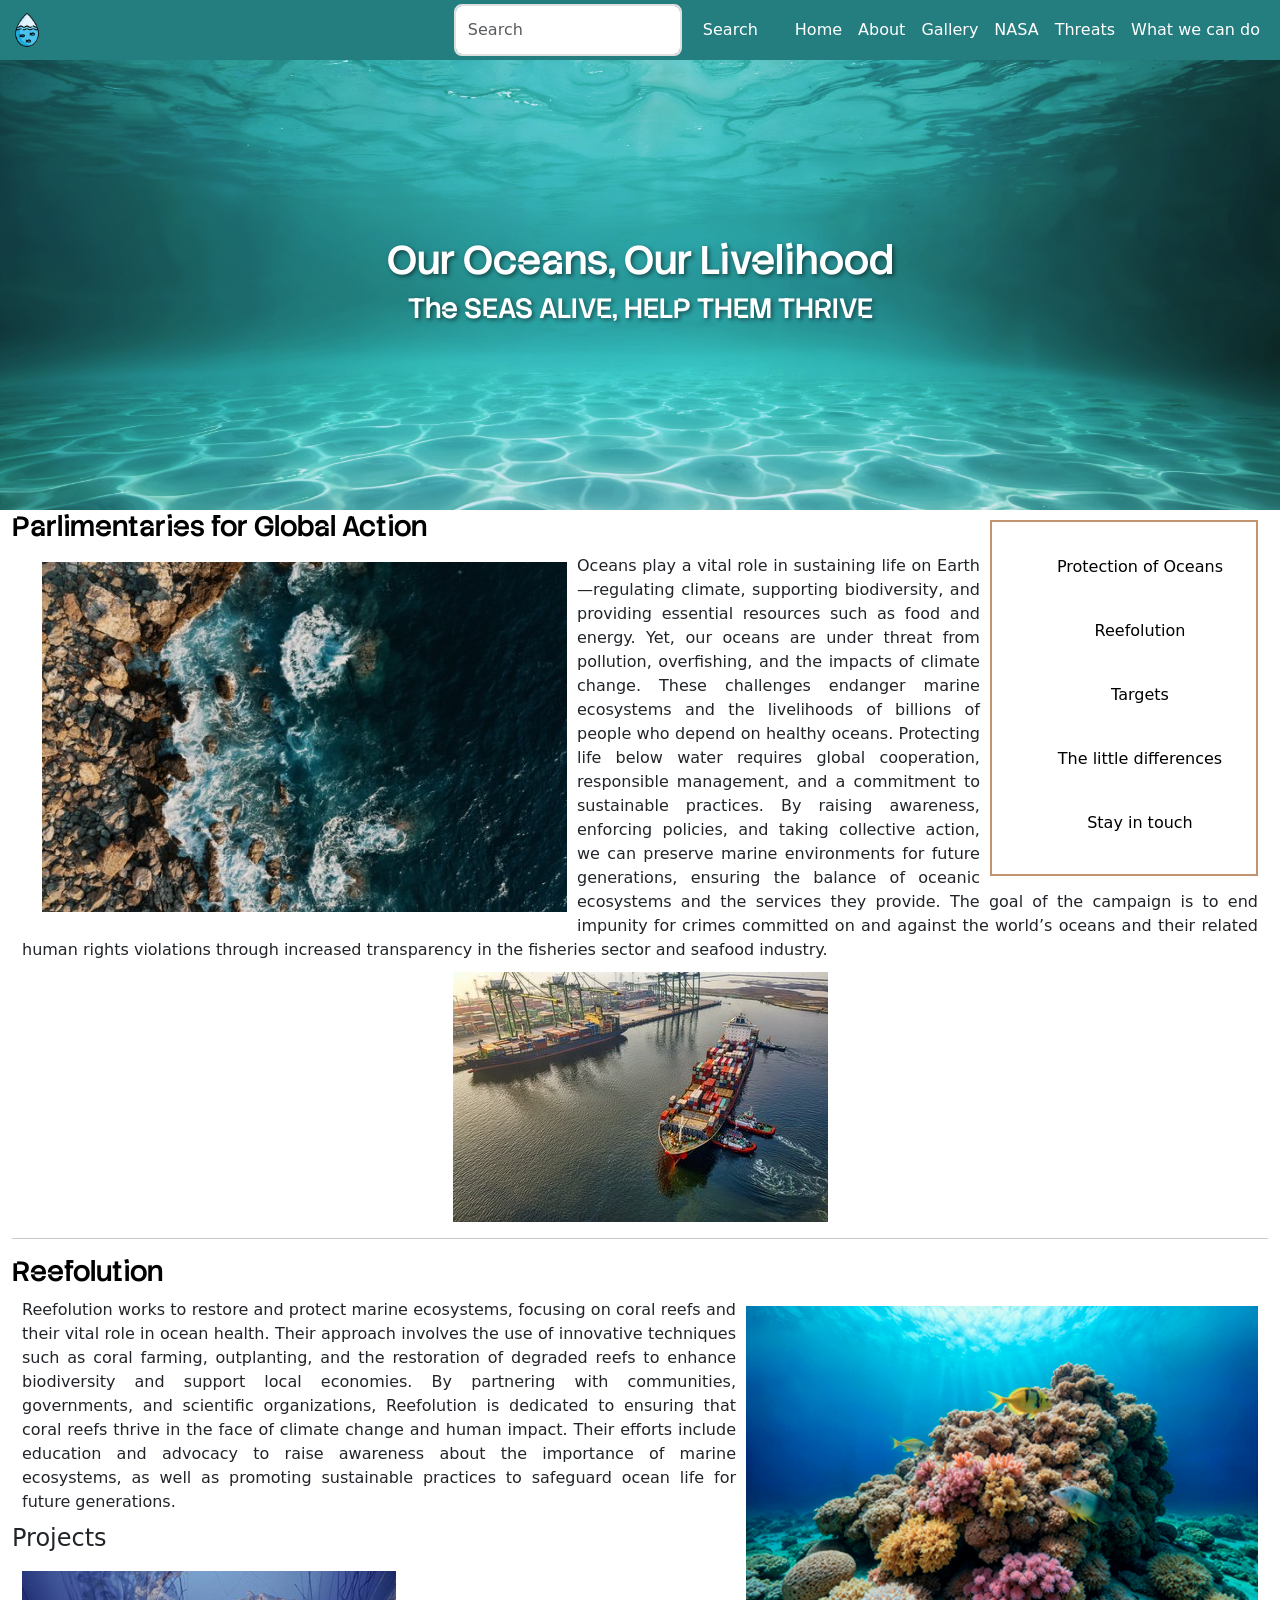
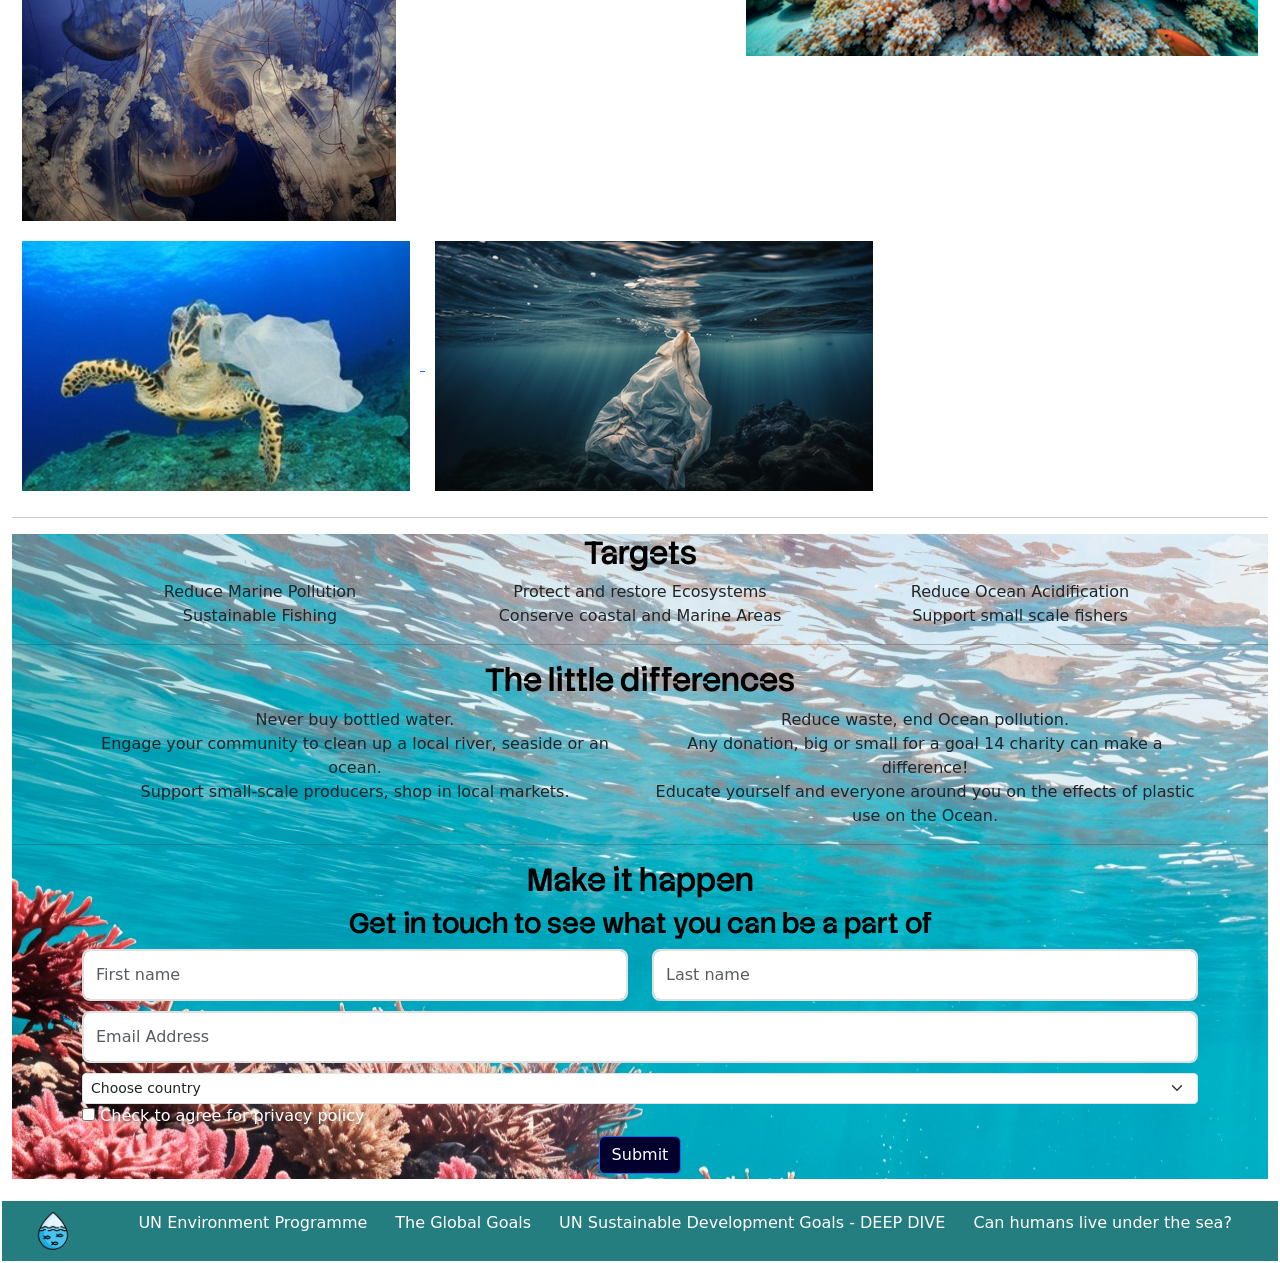
<file: website3.0Final/website3.0/code/WhatWeCanDo_MenomiGamage.html>
<!DOCTYPE html>
<html lang="en">

	<head>
		<!-- META TAGS -->
		<title> Group Project - What we can do Page</title>
		<meta name="description" content="Threats towards the sustainability of life below water">
		<meta name="keywords" content="sustainability, Life, Threats, campaigns">
		<meta name="author" content="Menomi Gamage">
		<meta charset="UTF-8">
		<meta name="viewport" content="width=device-width, initial-scale=1.0">
		
		<!--Connecting google fonts-->
		<link rel="preconnect" href="https://fonts.googleapis.com">
		<link rel="preconnect" href="https://fonts.gstatic.com" crossorigin>
		<link href="https://fonts.googleapis.com/css2?family=Roboto+Flex:opsz,wght@8..144,100..1000&family=Stack+Sans+Notch:wght@200..700&display=swap" rel="stylesheet">
		
		<!--connecting bootstrap-->
		<link href="https://cdn.jsdelivr.net/npm/bootstrap@5.3.8/dist/css/bootstrap.min.css" rel="stylesheet" integrity="sha384-sRIl4kxILFvY47J16cr9ZwB07vP4J8+LH7qKQnuqkuIAvNWLzeN8tE5YBujZqJLB" crossorigin="anonymous">	
				
		<!--custom styling sheet (override bootstrap)-->
		<link rel="stylesheet" href="style.css">
	
	</head>
	<body class="mg-pages">
		<!--Navigation bar-->
		<nav class="navbar navbar-expand-lg group-navbar py-1">
			<div class="container-fluid d-flex align-items-center">
				<!-- The water droplogo -->
				<a class="navbar-brand me-auto" href="index.html"> <!-- Linked to the home page -->
				  <img src="websiteIcon.png" alt="logo" width="30" height="34">
				</a>

				<!-- Toggler -->
				<button class="navbar-toggler" type="button" data-bs-toggle="collapse" data-bs-target="#navbarContent">
				  <span class="navbar-toggler-icon"></span>
				</button>

				<!-- Collapsible content -->
				<div class="collapse navbar-collapse" id="navbarContent">
		  
				<!-- Search bar -->
				<form class="d-flex ms-auto me-3" role="search">
					<input class="form-control me-2" type="search" placeholder="Search" aria-label="Search">
					<button class="btn group-btn" type="submit">Search</button>
				</form>

				<!-- Links in nav bar -->
				<ul class="navbar-nav mb-2 mb-lg-0">
					<li class="nav-item">
						<a class="nav-link" href="index.html">Home</a>
					</li>
					<li class="nav-item">
						<a class="nav-link" href="about_HandeEdaOzdemir.html">About</a>
					</li>
					<li class="nav-item">
						<a class="nav-link" href="gallery_HtetOoKhin.html">Gallery</a>
					</li>
					<li class="nav-item">
						<a class="nav-link" href="nasa_HtetOoKhin.html">NASA</a>
					</li>
					<li class="nav-item">
						<a class="nav-link" href="threats_MenomiGamage.html">Threats</a>
					</li>
					<li class="nav-item">
						<a class="nav-link" href="WhatWeCanDo_MenomiGamage.html">What we can do</a>
					</li>
				</ul>

				</div>
			</div>
		</nav>
		
			<header class="headings-mg">
				<div class="header-content">
					<!-- main and sub heading of the page-->
					<h1 class="stack-sans-notch-mg">Our Oceans, Our Livelihood</h1>
					<h3 class="stack-sans-notch-mg">The SEAS ALIVE, HELP THEM THRIVE</h3>
				</div>
			</header>
		<div class="container-fluid">	
		
		<!-- SECTION ONE: THE CAMPAIGNS -->
			<section class="sectionI-what-mg">	
				<!-- side menu to navigate campaigns-->
				<div class="menu-mg">
					<ul>
						<li><a href="#campaigns-mg">Protection of Oceans</a></li> <!-- Linked to each individual section of the page using ids -->
						<li><a href="#campaignspro-mg">Reefolution</a></li>
						<li><a href="#targets-mg">Targets</a></li>
						<li><a href="#changes-mg">The little differences</a></li>
						<li><a href="#customCheck1">Stay in touch</a></li>
					</ul>
				</div>
			
				<!-- The campaigns -->
				<!-- first divison of information-->
				<div id="campaigns-mg">
					<h3 class="stack-sans-notch-mg-threats">Parlimentaries for Global Action</h3>
				<!--image related to campaign ets-->
				<!-- source:https://www.freepik.com/free-photos-vectors/ocean -->
					<img class="campaign1-mg" src="img-mg/beach_mg.jpg" alt="ariel view of ocean"> <!-- ALL IMAGES ARE RESIZED USING :https://www.reduceimages.com/ -->
					<p class="campaignp-mg">Oceans play a vital role in sustaining life on Earth—regulating climate, supporting biodiversity, and providing essential resources such as food and energy. 
					Yet, our oceans are under threat from pollution, overfishing, and the impacts of climate change.
					These challenges endanger marine ecosystems and the livelihoods of billions of people who depend on healthy oceans.
					Protecting life below water requires global cooperation, responsible management, and a commitment to sustainable practices. 
					By raising awareness, enforcing policies, and taking collective action, we can preserve marine environments for future generations, ensuring the balance of oceanic ecosystems and the services they provide.
					The goal of the campaign is to end impunity for crimes committed on and against the world’s oceans and their related human rights violations through increased transparency in the fisheries sector and seafood industry.
					
					</p>
					<a href="https://www.pgaction.org/hre/oceans.html" target="_blank"> <!-- opens the link in a new tab -->
					<!-- source:https://unsplash.com/photos/red-and-blue-cargo-ship-on-body-of-water-during-daytime-NndKt2kF1L4-->
						<img class="campaign1-center-mg" src="img-mg/ship_mg.jpg" alt="image of oil ship,harbour ">
					</a>
				</div>
				<hr>
				
				<!-- second divison of information-->	
				<div id="campaignspro-mg">
					<h3 class="stack-sans-notch-mg-threats">Reefolution</h3>
					<img class="campaign2-mg" src="img-mg/reef_mg.jpg" alt="image of coral reef below water">
					<p class="campaignp-mg">Reefolution works to restore and protect marine ecosystems, focusing on coral reefs and their vital role in ocean health. 
					Their approach involves the use of innovative techniques such as coral farming, outplanting, and the restoration of degraded reefs to enhance biodiversity and support local economies.
					By partnering with communities, governments, and scientific organizations, Reefolution is dedicated to ensuring that coral reefs thrive in the face of climate change and human impact. 
					Their efforts include education and advocacy to raise awareness about the importance of marine ecosystems, as well as promoting sustainable practices to safeguard ocean life for future generations.
					</p>
					<h4 class="pro-heading-mg">Projects</h4>
						<a href="https://reefolution.org/how-we-work/?gad_source=1&gad_campaignid=22541618334&gbraid=0AAAAAqN69rBFp_tFfUfK8TvbKyljoPU2u&gclid=CjwKCAiA24XJBhBXEiwAXElO36Ue-aDgZOtkRqs-CeRCLI5YFNNqqRePVt5UZ2GNYt6Vz_pj8FJ14hoCZksQAvD_BwE" target="_blank">
							<!-- source: https://unsplash.com/photos/white-and-blue-jellyfish-in-water-5T3dcr0IE-U -->
							<img class="campaign2-center-mg" src="img-mg/jelly_mg.jpg" alt="pinkish jellyfish" loading="lazy">
							<!-- soucre: http://www.bagitnyc.org/plastic-bagss-impact-to-wildlife/ -->
							<img class="campaign2-center-mg" src="img-mg/plastic_mg.jpg" alt="turtle eating plastic bag" loading="lazy">
							<!-- source:https://unsplash.com/photos/a-plastic-bag-floating-on-top-of-a-body-of-water-bN_pgc53NO4 -->
							<img class="campaign2-center-mg" src="img-mg/bag_mg.jpg" alt="floating plastic bag" loading="lazy">
						</a>
						
				</div>
			</section>
			<!-- SECTION ONE ENDS -->
			
			
			<hr> <!-- Horizontal line -->
			
			<!--Other information -->
			<section class="sectionII-what-mg">
				<div id="targets-mg"> <!-- Ids that connect to the side menu -->
					<h2 class="stack-sans-notch-sw-mg">Targets</h2>
					
					<!-- bootstrap columns, rows and containers --> 
					<div class="container text-center">
						<div class="row">
							<div class="col">
							  Reduce Marine Pollution
							</div>
							<div class="col">
							  Protect and restore Ecosystems
							</div>
							<div class="col">
							  Reduce Ocean Acidification
							</div>
						</div>
						<div class="row">
							<div class="col">
							  Sustainable Fishing
							</div>
							<div class="col">
							  Conserve coastal and Marine Areas
							</div>
							<div class="col">
							  Support small scale fishers
							</div>
					    </div>
					</div>
				</div>
				<!-- horizontal line-->
				<hr>
				<div id="changes-mg">
					<h2 class="stack-sans-notch-sw-mg">The little differences</h2>
					<!--bootstrap columns, rows and containers --> 
					<div class="container text-center">
						<div class="row row-cols-2">
							<div class="col">Never buy bottled water.</div>
							<div class="col">Reduce waste, end Ocean pollution.</div>
							<div class="col">Engage your community to clean up a local river, seaside or an ocean.</div>
							<div class="col">Any donation, big or small for a goal 14 charity can make a difference!</div>
							<div class="col">Support small-scale producers, shop in local markets.</div>
							<div class="col">Educate yourself and everyone around you on the effects of plastic use on the Ocean.</div>
						</div>
					</div>
				</div>
				
				<hr>
				
				<!-- Main and sub topic of form-->
				<header class="form-headings">
					<h2 class="stack-sans-notch-sw-mg">Make it happen</h2>
					<h3 class="stack-sans-notch-sw-mg">Get in touch to see what you can be a part of </h3>
				</header>
				<!-- bootstrap container for layout-->
				<div class="container">
					
					<!-- form for receving further info-->
					<form onsubmit="return validateForm()">
						<div class="row">
							<div class="col">
							  <input type="text" id="fname" class="form-control" placeholder="First name">
							  <span id="fname-error" class="error-message"></span>			
							</div>
							<div class="col">
							  <input type="text" id="lname" class="form-control" placeholder="Last name">
							  <span id="lname-error" class="error-message"></span>
							</div>
						</div>	
						<div class="input-mg">
							<div class="col">
							  <input type="text" id="email" class="form-control" placeholder="Email Address">
							  <span id="email-error" class="error-message"></span>
							</div>
						</div>
						<div>
							<select id="country" class="form-select form-select-sm" aria-label="Small select example">
							  <option value="none">Choose country</option>
							  <option value="1">Ireland</option>
							  <option value="2">UK</option>
							  <option value="3">Canada</option>
							</select>
							<span id="country-error" class="error-message"></span>
						</div>	
						<div class="custom-control custom-checkbox">
							<input type="checkbox" class="custom-control-input" id="customCheck1">
							<label class="custom-control-label" for="customCheck1">Check to agree for privacy policy</label>
							<span id="agree-error" class="error-message"></span>
						</div>
						<div class="submit-mg">
							<input class="btn btn-primary form-btn-mg" type="submit" value="Submit">
						</div>	

					</form>
				</div>	
			</section>
		</div>
		<!-- The endof web page-->
		<div class="footer">
		<!-- logo image-->
			<img class="logo" src="websiteIcon.png" alt="logo">
		 <!-- list of links to important resources-->
			 <ul>
				<li> <a href="https://www.unep.org/topics/sustainable-development-goals/why-do-sustainable-development-goals-matter/goal-14" target="_blank">UN Environment Programme</a></li>
				<li> <a href="https://globalgoals.org/goals/14-life-below-water/" target="_blank">The Global Goals</a></li>
				<li> <a href="https://www.youtube.com/watch?v=rzSBtx_bZc4" target="_blank" >UN Sustainable Development Goals - DEEP DIVE</a></li>
				<li> <a href="https://www.sciencefocus.com/future-technology/can-humans-live-under-the-sea-experiment-deep" target="_blank" >Can humans live under the sea?</a></li>
			</ul>
		</div>
		
		<!--Javascript file extension link -->
		<script src="jsForWebsite.js"></script>
		
		<!-- bootstrap JavaScript link -->
		<script src="https://cdn.jsdelivr.net/npm/bootstrap@5.3.8/dist/js/bootstrap.bundle.min.js" integrity="sha384-FKyoEForCGlyvwx9Hj09JcYn3nv7wiPVlz7YYwJrWVcXK/BmnVDxM+D2scQbITxI" crossorigin="anonymous"></script>

	</body>
</html>
</file>
<file: code_together/code/style.css>
/*NAVIGATION BAR*/
/* The box, background-color for navbar*/
.navbar {
	background-color:#247D7F;
}
.group-navbar .nav-link {
     color:white; 
}
.group-btn{
	color:white;
}
/*-----------------------------*/
/*HOME PAGE:*/
/*-- Hande Eda Ozdemir --*/
/*-----------------------------*/

/*BACKGROUND_*/
body.edaPages{
	background-image:linear-gradient(rgba(0, 0, 0, 0.75), rgba(0, 0, 0, 0.75)), url("background1.jpg");/*rgba's makes background to look darker*/
	background-repeat: no-repeat;/*so that the background doesnt repeat itself as an img*/
	background-size: cover;/*covers the whole page*/
	background-attachment: fixed;/*when you scroll down background stays at the same position*/
}

/*HEADING_*/

.homePageH{
	color:#247D7F;
	margin: 80px 30px 30px 30px;/*top right bottom left*/
	font-size: 70px;
	text-align: center;/*text gets displayed in center*/
	
	/*FONT*/
	font-family: "Stack Sans Notch", sans-serif;
	font-optical-sizing: auto;
	font-weight: 70px;
	font-style: normal;
}

span{
	color:#247D7F;
	display: block;/*just gets the element not the whole row*/
}

/*EXPLORE BUTTON_*/

#exploreButton{
	margin: 40px auto 30px auto;/*makes right and left margin auto which helps it to center the content.*/
	text-align: center;
	display: block;
	text-decoration:none;/*line under the link disapears*/
	color:white;
	background-color:black;
	border-radius: 5px;
	border:1px solid black;
	padding: 14px 25px;
	width: fit-content;/*fits the content in a box. ex, border would be just around the element, not whole row*/
	
	/*FONT*/
	font-family: "Barlow", sans-serif;
	font-weight: 100;
	font-style: normal;

}

#exploreButton:hover{/*when you hover on the link with the mouse, it uses the css below.*/
	background-color:#80B9C8;

}
/*ABOUT PAGE:*/

/*group of images 1_*/

.content-card {
	background: rgba(255, 255, 255, 0.1);
	padding: 25px;
	border-radius: 10px;
	box-shadow: 0 5px 15px rgba(0, 0, 0, 0.2);
	color: white;
}

.aboutImgP { 
	margin:0;
	color:white;
	
	/*FONTS*/
	font-family: "Roboto Flex", sans-serif;
	font-optical-sizing: auto;
	font-weight: <weight>;
	font-style: normal;
	font-variation-settings:
		"slnt" 0,
		"wdth" 100,
		"GRAD" 0,
		"XOPQ" 96,
		"XTRA" 468,
		"YOPQ" 79,
		"YTAS" 750,
		"YTDE" -203,
		"YTFI" 738,
		"YTLC" 514,
		"YTUC" 712;
}

/*-----------------------------*/

/*group of content 1_*/


/* Headings */
.aboutPageH1,
.aboutPageH2{
	color:#247D7F;
	font-family: "Stack Sans Notch", sans-serif;
	font-optical-sizing: auto;
	font-style: normal;
}

/* Paragraphs/Lists */
.aboutPageP,
.aboutPageP2{
	color:white;
	text-align:left;
	
	font-family: "Roboto Flex", sans-serif;
	font-optical-sizing: auto;
	font-style: normal;
	font-variation-settings:
		"slnt" 0,
		"wdth" 100,
		"GRAD" 0,
		"XOPQ" 96,
		"XTRA" 468,
		"YOPQ" 79,
		"YTAS" 750,
		"YTDE" -203,
		"YTFI" 738,
		"YTLC" 514,
		"YTUC" 712;
}

/* Image captions */
.aboutImgP,
.aboutImgP2 { 
	margin:0;
	color:white;
	
	font-family: "Roboto Flex", sans-serif;
	font-optical-sizing: auto;
	font-style: normal;
	font-variation-settings:
		"slnt" 0,
		"wdth" 100,
		"GRAD" 0,
		"XOPQ" 96,
		"XTRA" 468,
		"YOPQ" 79,
		"YTAS" 750,
		"YTDE" -203,
		"YTFI" 738,
		"YTLC" 514,
		"YTUC" 712;
}

/* Hover effects - OPTIONAL */
.hovering,
.hovering2 {
	position: absolute;
	top: 0;
	left: 0;
	right: 0;
	bottom: 0;
	height: 100%;
	width: 100%;
	opacity: 0;
	transition: 0.5s ease;
	background-color: rgba(0, 0, 0, 0.8);
	display: flex;
	align-items: center;
	justify-content: center;
	padding: 15px;
}

.hovering p,
.hovering2 p {
	color: white;
	text-align: center;
	margin: 0;
}

/* Parent container needs position relative */
.img-container {
	position: relative;
}

.img-container:hover .hovering,.img-container:hover .hovering2 {
	opacity: 1;
}

/* Author name */
#authorName {
	color: #247D7F;
	text-align: center;
	margin-top: 50px;
	font-family: "Stack Sans Notch", sans-serif;
}
/*-----------------------------*/
/*--MENOMI--*/
/* Threats and what we can do pages*/

/* -- BODY FOR WHAT WE CAN DO PAGE --*/
body.MG_Pages {
	background-color:white;
	/*google font common to all text*/
	font-family: "Roboto Flex", sans-serif;
	font-optical-sizing: auto;
	font-weight:semi-bold;
	font-style: normal;
	font-variation-settings:
		"slnt" 0,
		"wdth" 100,
		"GRAD" 0,
		"XOPQ" 96,
		"XTRA" 468,
		"YOPQ" 79,
		"YTAS" 750,
		"YTDE" -203,
		"YTFI" 738,
		"YTLC" 514,
		"YTUC" 712;
}
/* -- BODY FOR THEATS PAGE --*/
body.MG_Threatspg {
	background-color:#03002e;
	/*google font common to all text*/
	font-family: "Roboto Flex", sans-serif;
	font-optical-sizing: auto;
	font-weight:semi-bold;
	font-style: normal;
	font-variation-settings:
		"slnt" 0,
		"wdth" 100,
		"GRAD" 0,
		"XOPQ" 96,
		"XTRA" 468,
		"YOPQ" 79,
		"YTAS" 750,
		"YTDE" -203,
		"YTFI" 738,
		"YTLC" 514,
		"YTUC" 712;
}

/*HEADINGS*/
/*class for headings to use google fonts*/
.stack-sans-notch-MG{
  font-family: "Stack Sans Notch", sans-serif;
  font-optical-sizing: auto;
  font-weight:semi-bold;
  font-style: normal;
  text-align:center;
  color:white;
}

/*THREATS PAGE*/

/*CARDS IN SECTION I*/
/*add border around the paragraphs*/
.box_MG{
	border:2px solid black;
	text-align:center;
	padding:5px;
	margin-top:20px;
	margin-bottom:15px;
	background-image:url('box_bg_MG.jpg');

}
.box_MG:hover{
	box-shadow:4px 4px #C29470;
	border-radius:3px;
}

/*text linking cards to paragraphs */
.links_MG{
	text-decoration:none;
	color:black;
	border:2px solid #C29470;
	padding:4px;
}

/*PARAGRAPHS IN SECTION II */
.stack-sans-notch-MG-threats{
	font-family: "Stack Sans Notch", sans-serif;
	font-optical-sizing: auto;
	font-weight:semi-bold;
	font-style: normal;
	text-align:left;
}
.sectionII_MG{
	background-color:white;
}
.paragraphs_MG{
	margin:20px;
	text-align:justify;
}
.mobile_MG{
	display:none;/* Hides mobile version */
}

/*--- WHAT WE CAN DO page ---*/
/* add different background for headings part */
.headings_MG{
	background-image:url('sea_MG.jpg');
}
/* -- FIRST SECTION OF PAGE -- */
.sectionI_what_MG{
	background-color:white; /* -- campaigns section with white background -- */
	color:black;
	padding:10px;
	margin-bottom:8px;
}

/*side menu in the right side of page*/
.menu_MG{
	border:2px solid white;
	margin:10px;	
	padding:8px;
	text-align:center;
	float:right;
}
.menu_MG li{
	list-style-type:none;
	margin:10px;
	padding:15px;
		
}
.menu_MG ul li a{
	text-decoration:none;
	color:black;
}
.menu_MG a:hover{
	border:0.5px solid #C29470;
	border-radius:5px;
	padding:8px;
	margin:4px;
	box-shadow:3px 3px  #C29470;
}

/*-- SECOND PART OF PAGE -- */
.sectionII_what_MG{
	background-image:url('coral_bg_MG.jpg');
	background-repeat: no-repeat;
	background-size: cover;
	
}
.stack-sans-notch-sw-MG{
	font-family: "Stack Sans Notch", sans-serif;
	font-optical-sizing: auto;
	font-weight:semi-bold;
	font-style: normal;
	text-align:center;
	color:black;
}
/*-- images that align left --*/
.campaign1_MG{
	float:left;
	padding:10px;
	margin:20px;
	width:30%;
}
/*-- linked image in first campaign --*/
.campaign1_center_MG{
	display: block;
	margin: auto;
	width:20%;
}
/* -- images that align right --*/
.campaign2_MG{
	float:right;
	padding:10px;
	margin:20px;
	width:30%
}
/* -- project images in second campaign -- */
.campaign2_center_MG{
	width:20%;
	margin:10px;
}

/* -- Information paragraphs -- */
.campaignp_MG{
	text-align:justify;
	margin:10px;
}

/* -- Styling for form -- */
.input_MG{
	margin-top:10px;
	margin-bottom:10px;
	
}
.custom-control-label{
	color:white;
}
.submit_MG{
	display:flex;
	justify-content:center;
	margin-bottom:20px;
	
}
.form-btn-MG{
	background-color:#03002e;
	margin-bottom:5px;
}
/*HTET OO KHIN*/
.gallery-img {
	/*background-image: url("background/bg.jpg");*/
	width: 100%; /*make image fill its container */
	height: auto; /* Maintain a spect ratio */
	
}


.form {
	background-image: url("background/bg.png");
	font-family: "Roboto Flex", sans-serif;
	font-size: auto;
	font-style: normal;
}

.donation_HOK{
	position: centre;
}

.bg-black {
	background-image: url("background/bg.png");
	background-size: cover;
	background-position: center;
	background-repeat: no-repeat;
	min-height: 300px; 
	display: flex;
	flex-direction: column;
	justify-content: center;
}

.captionText {
	font-family: "Roboto Flex", sans-serif;
	font-size: auto;
	font-style: normal;
}

/* -- END -- */
/*FOOTER*/
.footer{
	background-color:#247D7F;
	display: flex;
	justify-content: center; /* centers the links horizontally */
	align-items: center;
	text-align:center;
	border: 2px solid white;
	bottom:0;
}
.footer li{
	float:left;
	list-style-type:none;
	
}

.footer ul li a {
	display:block;
	color:white;
	padding:10px 14px;
	text-decoration:none;
	
}
.logo{
	width:3%;
	float:left;
	margin-right:20px;
}
/*-----------------------------*/
/*MEDIA TAGS FOR WEBSITES*/
/*for phones*/
@media only screen and (max-width:600px){
	/*NAVBAR_*/
	
	nav input[type=text]{
		width: 180px;
		padding: 4px;
	}
	
	/* Heading mobile */
	.homePageH {
		font-size: 50px;
		margin: 50px 20px 20px 20px;
	}
	
	span{
		font-size:30px;
	}
	
	/* About page font sizes */
	.aboutPageH1,
	.aboutPageH2 {
		font-size: 20px;
	}

	.aboutPageP,
	.aboutPageP2 {
		font-size: 12px;
	}
	
	/* Explore button mobile */
	#exploreButton {
		padding: 12px 20px;
		font-size: 14px;
	}
	
	/* Hover effects on mobile */
	.hovering,
	.hovering2 {
		background-color: rgba(0, 0, 0, 0.8);
	}
	/* -- MENOMI -- */
	
	/* --- THREATS PAGE --- */
	/*add space on top when screen size is ajusted*/
	.col-sm-6{
		margin-top:15px;
	}
	/*Adjusting screen layout for mobile display*/
	.mobile_MG{
		display:block;
	}
	.desktop_MG{
		display:none;
	}
	/*fixing text size inside linked card*/
	.mobile_links_MG{
		font-size:10px;
		text-decoration:none;
		color:black;
	}
	/* --- WHAT WE CAN DO PAGE --- */
	/*columns for form*/
	.col{
		border:2px solid black;
		margin:10px;
		padding:8px;
		background-color:white;
		text-align:center;
	}
	.campaign1_center_MG{
		width:50%;
	}
	.campaign1_MG{
		width:40%;
	}
	.campaign2_MG{
		width:40%;
	}
	/* -- END -- */
}
</file>
<file: website3.0Final/website3.0/code/style.css>
/*NAVIGATION BAR*/
/* The box, background-color for navbar*/
.navbar {
	background-color:#247D7F;
}
.group-navbar .nav-link {
     color:white; 
}
.group-btn{
	color:white;
}
/*-----------------------------*/
/*HOME PAGE:*/
/*-- Hande Eda Ozdemir --*/
/*-----------------------------*/

/*BACKGROUND_*/
body.edaPages{
	background-image:linear-gradient(rgba(0, 0, 0, 0.75), rgba(0, 0, 0, 0.75)), url("background1.jpg");/*rgba's makes background to look darker*/
	background-repeat: no-repeat;/*so that the background doesnt repeat itself as an img*/
	background-size: cover;/*covers the whole page*/
	background-attachment: fixed;/*when you scroll down background stays at the same position*/
}

/*HEADING_*/

.homePageH{
	color:#247D7F;
	margin: 80px 30px 30px 30px;/*top right bottom left*/
	font-size: 70px;
	text-align: center;/*text gets displayed in center*/
	
	/*FONT*/
	font-family: "Stack Sans Notch", sans-serif;
	font-optical-sizing: auto;
	font-weight: 70px;
	font-style: normal;
}

span{
	color:#247D7F;
	display: block;/*just gets the element not the whole row*/
}

/*EXPLORE BUTTON_*/

#exploreButton{
	margin: 40px auto 30px auto;/*makes right and left margin auto which helps it to center the content.*/
	text-align: center;
	display: block;
	text-decoration:none;/*line under the link disapears*/
	color:white;
	background-color:black;
	border-radius: 5px;
	border:1px solid black;
	padding: 14px 25px;
	width: fit-content;/*fits the content in a box. ex, border would be just around the element, not whole row*/
	
	/*FONT*/
	font-family: "Barlow", sans-serif;
	font-weight: 100;
	font-style: normal;

}

#exploreButton:hover{/*when you hover on the link with the mouse, it uses the css below.*/
	background-color:#80B9C8;

}
/*ABOUT PAGE:*/

/*group of images 1_*/

.content-card {
	background: rgba(255, 255, 255, 0.1);
	padding: 25px;
	border-radius: 10px;
	box-shadow: 0 5px 15px rgba(0, 0, 0, 0.2);
	color: white;
}

.aboutImgP { 
	margin:0;
	color:white;
	
	/*FONTS*/
	font-family: "Roboto Flex", sans-serif;
	font-optical-sizing: auto;
	font-weight: <weight>;
	font-style: normal;
	font-variation-settings:
		"slnt" 0,
		"wdth" 100,
		"GRAD" 0,
		"XOPQ" 96,
		"XTRA" 468,
		"YOPQ" 79,
		"YTAS" 750,
		"YTDE" -203,
		"YTFI" 738,
		"YTLC" 514,
		"YTUC" 712;
}

/*-----------------------------*/

/*group of content 1_*/


/* Headings */
.aboutPageH1,
.aboutPageH2{
	color:#247D7F;
	font-family: "Stack Sans Notch", sans-serif;
	font-optical-sizing: auto;
	font-style: normal;
}

/* Paragraphs/Lists */
.aboutPageP,
.aboutPageP2{
	color:white;
	text-align:left;
	
	font-family: "Roboto Flex", sans-serif;
	font-optical-sizing: auto;
	font-style: normal;
	font-variation-settings:
		"slnt" 0,
		"wdth" 100,
		"GRAD" 0,
		"XOPQ" 96,
		"XTRA" 468,
		"YOPQ" 79,
		"YTAS" 750,
		"YTDE" -203,
		"YTFI" 738,
		"YTLC" 514,
		"YTUC" 712;
}

/* Image captions */
.aboutImgP,
.aboutImgP2 { 
	margin:0;
	color:white;
	
	font-family: "Roboto Flex", sans-serif;
	font-optical-sizing: auto;
	font-style: normal;
	font-variation-settings:
		"slnt" 0,
		"wdth" 100,
		"GRAD" 0,
		"XOPQ" 96,
		"XTRA" 468,
		"YOPQ" 79,
		"YTAS" 750,
		"YTDE" -203,
		"YTFI" 738,
		"YTLC" 514,
		"YTUC" 712;
}

/* Hover effects - OPTIONAL */
.hovering,
.hovering2 {
	position: absolute;
	top: 0;
	left: 0;
	right: 0;
	bottom: 0;
	height: 100%;
	width: 100%;
	opacity: 0;
	transition: 0.5s ease;
	background-color: rgba(0, 0, 0, 0.8);
	display: flex;
	align-items: center;
	justify-content: center;
	padding: 15px;
}

.hovering p,
.hovering2 p {
	color: white;
	text-align: center;
	margin: 0;
}

/* Parent container needs position relative */
.img-container {
	position: relative;
}

.img-container:hover .hovering,.img-container:hover .hovering2 {
	opacity: 1;
}

/* Author name */
#authorName {
	color: #247D7F;
	text-align: center;
	margin-top: 50px;
	font-family: "Stack Sans Notch", sans-serif;
}
/*-----------------------------*/
/*--MENOMI--*/
/* Threats and what we can do pages*/

/* -- BODY FOR WHAT WE CAN DO PAGE --*/
body.mg_pages {
	background-color:white;
	/*google font common to all text*/
	font-family: "Roboto Flex", sans-serif;
	font-optical-sizing: auto;
	font-weight:semi-bold;
	font-style: normal;
	font-variation-settings:
		"slnt" 0,
		"wdth" 100,
		"GRAD" 0,
		"XOPQ" 96,
		"XTRA" 468,
		"YOPQ" 79,
		"YTAS" 750,
		"YTDE" -203,
		"YTFI" 738,
		"YTLC" 514,
		"YTUC" 712;
}
/* -- BODY FOR THREATS PAGE --*/
body.mg-threatspg {
	background-color:#03002e;
	/*google font common to all text*/
	font-family: "Roboto Flex", sans-serif;
	font-optical-sizing: auto;
	font-weight:semi-bold;
	font-style: normal;
	font-variation-settings:
		"slnt" 0,
		"wdth" 100,
		"GRAD" 0,
		"XOPQ" 96,
		"XTRA" 468,
		"YOPQ" 79,
		"YTAS" 750,
		"YTDE" -203,
		"YTFI" 738,
		"YTLC" 514,
		"YTUC" 712;
}

/*HEADINGS*/
/*class for headings to use google fonts*/
.stack-sans-notch-mg{
  font-family: "Stack Sans Notch", sans-serif;
  font-optical-sizing: auto;
  font-weight:semi-bold;
  font-style: normal;
  text-align:center;
  color:white;
}

/*THREATS PAGE*/

/*CARDS IN SECTION I*/
/*add border around the paragraphs*/
.box-mg{
	border:2px solid black;
	text-align:center;
	padding:5px;
	margin-top:20px;
	margin-bottom:15px;
	background-repeat:no-repeat; /* -- Prevent repetition of image -- */
	background-size:cover; /* -- Covers the whole area -- */
	color:white;

}
.box-mg:hover{
	box-shadow:4px 4px #C29470; /* box shadow around card when hovering over */ /* right, bottom and color */
	border-radius:3px;

}

/* -- source:https://www.geeksforgeeks.org/html/how-to-set-background-image-in-html/ -- */

/* -- MOST IMAGES ARE RESIZED -- */
/*-- source:https://unsplash.com/s/photos/fishing-boat -- */
.fishbox-mg{
	background-image:url('img-mg/overfishing_mg.jpg');	
}
/* -- source:https://www.pexels.com/photo/underwater-photography-of-coral-reef-in-water-3635910/ --*/
.lossbox-mg{
	background-image:url('img-mg/habitat_mg.jpg');
	
}
/* -- source:https://www.freepik.com/search?format=search&last_filter=query&last_value=invasive+marine+species&query=invasive+marine+species --*/
.inbox-mg{
	background-image:url('img-mg/ins_mg.jpg'); /* -- adds backgound image to each div box -- */	
}
/* -- source:https://www.freepik.com/free-photos-vectors/marine-habitat-destruction/2#uuid=f5d0a019-b763-4242-986a-2f4140703f23 --*/
.pollution-mg{
	background-image:url('img-mg/pollution_mg.jpg');	
}
/* -- source:https://www.freepik.com/free-photos-vectors/texture-water -- */
.acid-mg{
	background-image:url('img-mg/acid_mg.jpg');
}

/*text linking cards to paragraphs */
.links-mg{
	text-decoration:none; /* remove default underline */
	color:white;
	border:2px solid #C29470;
	padding:4px;
}

/*PARAGRAPHS IN SECTION II */
.stack-sans-notch-mg-threats{ 
	text-align:left; /*align the headings left */
	font-family: "Stack Sans Notch", sans-serif;
	font-optical-sizing: auto;
	font-weight:semi-bold;
	font-style: normal;
	color:black; /* change colour to black */
}
.sectionII-mg{
	background-color:white; /* -- set backgrund as white in second half */
}
.paragraphs-mg{
	margin:20px; /* -- Adds space between paragraph and div */
	text-align:justify;
}
.mobile-mg{
	display:none; /* Hides mobile version */
}

/*--- WHAT WE CAN DO page ---*/
/* add different background for headings part */

/* -- source:https://www.w3schools.com/howto/howto_css_style_header.asp -- */

header.headings-mg{
	background-image:url('img-mg/sea_MG.jpg');
	background-size:cover; /* -- cover the entire area -- */
	background-position:center;
	height:50vh; /* -- sets the element’s height to 50% of the viewport height. -- */
	display:flex; /* -- turn element into a flex container -- */
	justify-content:center; /* -- centers horizontally along the main axis -- */
	align-items:center; /* -- Centers vertically along the cross axis -- */
	color:white:
}

.header-content{
	text-shadow: 2px 2px 4px rgba(0, 0, 0, 0.5);
}

/* -- FIRST SECTION OF PAGE -- */

/*side menu in the right side of page*/
.menu-mg{
	border:2px solid #C29470;
	margin:10px;	
	padding:8px;
	text-align:center;
	float:right;
}

/* -- source: https://www.youtube.com/watch?v=uy1tgKOnPB0 -- */
/* target the list items */
.menu-mg li{
	list-style-type:none; /* remove default bullet points from list */
	margin:10px;
	padding:15px;
		
}
.menu-mg ul li a{
	text-decoration:none; /* remove default underline */
	color:black;
}
.menu-mg a:hover{
	border:0.5px solid #C29470;
	border-radius:5px;
	padding:8px;
	margin:4px;
	box-shadow:3px 3px  #C29470;
}
/*-- images that align left --*/
.campaign1-mg{
	float:left;
	padding:10px;
	margin-left:20px;
}
/*-- linked image in first campaign --*/
.campaign1-center-mg{
	display:block;
	margin:auto;
}
/* -- source:https://www.w3docs.com/snippets/css/how-to-zoom-images-and-background-images-on-hover.html -- */
.campaign1-center-mg:hover{
	transform:scale(1.1);
	box-shadow:3px 3px #03002e;
}
/* -- images that align right --*/
.campaign2-mg{
	float:right;
	padding:10px;
}
/* -- project images in second campaign -- */
.campaign2-center-mg{
	margin:10px;
}
.campaign2-center-mg:hover{
	transform:scale(1.1);
	box-shadow:3px 3px #03002e;
}

/* -- Information paragraphs -- */
.campaignp-mg{
	text-align:justify;
	margin:10px;
}

/*-- SECOND PART OF PAGE -- */

/*-- source:https://www.freepik.com/free-ai-image/underwater-coral-reef-scene-with-sunlight_419671392.htm#fromView=search&page=1&position=19&uuid=aa3519d3-24f1-41bd-a8bd-4d7958b1a80c&query=coral+reef -- */
.sectionII-what-mg{
	background-image:url('img-mg/coral_bg_MG.jpg');
}
/* -- target headings on second section -- */
.stack-sans-notch-sw-mg{
	font-family: "Stack Sans Notch", sans-serif;
	font-optical-sizing: auto;
	font-weight:semi-bold;
	font-style: normal;
	text-align:center;
	color:black;
}

/* -- Styling for form -- */
.input-mg{
	margin-top:10px;
	margin-bottom:10px;
	
}
/* -- the description of check button -- */
.mg-pages .custom-control-label{
		color:white;
		text-shadow: 2px 2px 4px rgba(0, 0, 0, 0.5); /* -- text shadow for extra visibility -- */
}
.submit-mg{
	display:flex;
	justify-content:center;
	margin-bottom:20px;
	
}

/* the background colour of the button */
.form-btn-mg{
	background-color:#03002e;
	margin-bottom:5px;
}

/* -- Target any element that has the class invalid -- */
/* Red border when invalid */
input.invalid, select.invalid{
    border:2px solid red; 
}

/* -- Target any element that has the class valid -- */
/* Green border when valid */
input.valid, select.valid{
    border:2px solid green;
}

/* -- Target any element that has the class error-message -- */
/* Red error message text */
.error-message{
    color:red;
    font-size:0.9em;
}
/* -- END -- */

/*--Htet Oo Khin Pages--*/

/*--Htet Oo Khin Pages START Here--*/

/*HTET OO KHIN Gallery page*/

 .hokPages {
            font-family: 'Roboto Flex', sans-serif; /*custom font*/
            background-color: #80B9C8;
        }
			
		* {
            box-sizing: border-box; /*universal box-sizing reset for element sizing*/
        }
       
      	/*header section with background image*/
		 .hokHeadSection {
            
            text-align: center;
            padding: 80px 20px;
            background: url('hokImages/bgHOK.jpg');
            color: white;
            margin-bottom: 50px;
            position: relative;
            overflow: hidden;
			font-family: "Stack Sans Notch", sans-serif;
			font-optical-sizing: auto;
			font-weight: <weight>;
			font-style: normal;
		}
		
		        		
        .hokHeadSection h1 {
            font-size: 4rem;
            margin-bottom: 15px;
            text-shadow: 3px 3px 6px rgba(0,0,0,0.3);
            position: relative;
            z-index: 1; /*bring text above bg*/
		}
        
        .hokHeadSection p {
            font-size: 1.4rem;
            font-family: 'Roboto Flex', sans-serif;
            position: relative;
            z-index: 1;
            opacity: 0.95; /*slight transparency*/
        }
        
        .hokMotto {
            text-align: center;
			font-size: 1.2rem;
            color: #555;
			max-width: 800px; 
            margin: 0 auto 20px; /*center with bottom  margin*/
            padding: 0 10px; /*horizontal padding*/
            line-height: 1; /*tight line spacing*/
            font-style: italic;
        }
		
        /*gallery image section*/
        .hokGallery {
            padding: 20px 0 60px; /*vertical padding*/
        }
        
        .hokGallery .col-6,
        .hokGallery .col-lg-3 {
            padding: 15px; /*space between gallery items*/
        }
        
        .hokGalleryItem {
            position: relative;
            overflow: hidden; /*hide the extra part*/
            border-radius: 15px; /*curve shape box*/
			box-shadow: 0 8px 25px rgba(0,0,0,0.15); /*8px shadow down, 25px blur*/
			transition: all 0.4s ease; /*look smooth*/
            background-color: #247D7F;
            height: 100%; /*fill 100% in the container*/
        }
        
		/*gallery items hover effect*/
        .hokGalleryItem:hover {
            transform: translateY(-10px); /*move upward*/
            box-shadow: 0 15px 40px rgba(0,0,0,0.25);
			transform: scale(1.1); /*110times bigger*/
        }
        
        .hokGalleryImg {
            width: 100%; /* not to stick out/ fill inside*/
            height: 280px; /*fix all the image height*/
            object-fit: cover; /*fit inside*/
            display: block; /*horizontally display*/
        }
        
				
        /*image caption color//below images*/
        .text-container {
            padding: 20px;
            background: white;
        }
        
        .text-container h3 {
            font-size: 1.3rem;
            color: #333;
            margin-bottom: 10px;
            font-weight: 600;
			text-align: center;
        }
        
        .hokCaptionText {
            color: #247D7F;
            font-size: 0.95rem;
            line-height: 1.6;
            margin: 0;
			text-align: center;
        }
		
		
		 /*form box display section// default hidden*/
       
		
        .hokForm {
            display: none; /*default hidden*/
            margin: 50px auto; /*centered with vertical spacing*/
            padding: 40px; /*internal spcaing*/
            background: #247D7F;
            border-radius: 20px; /*rounded corners*/
            max-width: 800px;  /*not too big in big screen*/
			box-shadow: 0 10px 40px rgba(0,0,0,0.1); 
        }
		
		
		
        /*form appear*/
		
        .hokForm.show {
            display: block; /*make form visible*/
            animation: slideIn 0.4s ease-out; /*when it comes, it looks smooth*/
        }
		
		
		
        /*donation form*/
		
        .hokInvalidFeedback {
            display: none;
            color: #dc3545;
            font-size: 0.875rem;
            margin-top: 0.25rem;
        }
        
		/*show validation feedback when needed*/
        .hokInvalidFeedback.show {
            display: block; /*make feedback visible*/
        }
        
        .form-control.is-invalid {
            border-color: #dc3545; /*red for invalid*/
            box-shadow: 0 0 0 0.2rem rgba(220,53,69,.25);
        }
        
        .form-control.is-valid {
            border-color: #198754; /*green for valid*/
            box-shadow: 0 0 0 0.2rem rgba(25,135,84,.25);
        }
        
		/*form input styling*/
        .form-control,
        select.form-control {
            border-radius: 8px;
            padding: 12px;
            border: 2px solid #e0e0e0;
            transition: all 0.3s ease;
        }
        
		
        .form-control:focus,
        select.form-control:focus {
            border-color: #667eea;
            box-shadow: 0 0 0 0.2rem rgba(102,126,234,.25);
        }
        
		/*form styling*/
        label {
            font-weight: 500;
            color: #333;
            margin-bottom: 8px;
        }
        
        .hokPersonalInfo {
            color: #667eea;
            font-size: 1.8rem;
            margin-bottom: 30px;
            font-weight: 600;
            border-bottom: 3px solid #667eea;
            padding-bottom: 10px;
        }
        
		/*donation button styling*/
        #hokDonationBtn {
            display: block;
            margin: 50px auto;
            padding: 18px 50px;
            font-size: 1.3rem;
            background-color: #247D7F;
            border: none;
            border-radius: 50px;
            box-shadow: 0 8px 20px rgba(102,126,234,0.4);
            transition: all 0.3s ease;
            font-weight: 600;
        }
        
        #hokDonationBtn:hover {
            transform: translateY(-3px);
            box-shadow: 0 12px 30px rgba(102,126,234,0.5);
        }
        
        .submit-hok{
            background: white;
            border: none;
            border-radius: 8px;
            padding: 12px 30px;
            font-weight: 600;
            transition: all 0.3s ease;
        }
        
        .submit-hok:hover {
            transform: translateY(-2px);
            box-shadow: 0 8px 20px rgba(102,126,234,0.4);
        }
        
        .btn-secondary {
            border-radius: 8px;
            padding: 12px 30px;
            font-weight: 600;
        }
        
		/*form success styling*/
        .hokSuccessMessage {
            display: none;
            padding: 30px;
            background: linear-gradient(135deg, #d4edda 0%, #c3e6cb 100%);
            border: none;
            border-radius: 15px;
            color: #155724;
            margin-top: 30px;
            text-align: center;
            box-shadow: 0 8px 25px rgba(0,0,0,0.1);
        }
        
        .hokSuccessMessage.show {
            display: block;
            animation: slideIn 0.4s ease-out;
        }
        
        .hokSuccessMessage h5 {
            font-size: 1.5rem;
            margin-bottom: 10px;
        }
        
		@media (max-width: 768px) {
            /*.title-section */
			.hokHeadSection h1 {
                font-size: 2.5rem; /*smaller font size on mobile*/
            }
            
            .gallery-img {
                height: 200px;
            }
            
            .text-container {
                padding: 15px;
            }
        }
		
		
		
/*HTET OO KHIN nasa page*/
        .bg-img1 {
            font-family: "Stack Sans Notch", sans-serif;
            background: linear-gradient(135deg, #1e3c72 0%, #2a5298 100%);
            padding: 80px 20px !important;
            position: relative;
            overflow: hidden;
        }
        
               
        .bg-img1 h1 {
            font-size: 3.5rem;
            color: white;
            position: relative;
            z-index: 1;
            text-shadow: 3px 3px 6px rgba(0,0,0,0.3);
            margin-bottom: 15px;
            animation: fadeInDown 1s ease-out;
        }
        
        .bg-img1 h2 {
            font-size: 1.8rem;
            color: rgba(255,255,255,0.95);
            font-family: 'Roboto Flex', sans-serif;
            position: relative;
            z-index: 1;
            animation: fadeInUp 1s ease-out 0.3s backwards;
        }
        
        @keyframes fadeInDown {
            from {
                opacity: 0; /*invisible*/
                transform: translateY(-30px); /*30px below*/
            }
            to {
                opacity: 1;
                transform: translateY(0); /*end at normal position*/
            }
        }
        
        @keyframes fadeInUp {
            from {
                opacity: 0;
                transform: translateY(30px);
            }
            to {
                opacity: 1; /*end visible*/
                transform: translateY(0); /*stop at normal*/
            } 
        }
        
        @keyframes slideInLeft {
            from {
                opacity: 0;
                transform: translateX(-50px); /*50px left*/
            }
            to {
                opacity: 1;
                transform: translateX(0);
            }
        }
        
        @keyframes slideInRight {
            from {
                opacity: 0;
                transform: translateX(50px);
            }
            to {
                opacity: 1; /*end visible*/
                transform: translateX(0); /*stop at normal*/
            }
        }
        
            
        .content-section {
            background: white;
            border-radius: 20px;
            padding: 40px;
            margin-bottom: 40px;
            box-shadow: 0 10px 40px rgba(0,0,0,0.08);
            transition: transform 0.3s ease, box-shadow 0.3s ease;
            opacity: 0;
            animation: fadeInUp 1s ease-out forwards;
        }
        
        .content-section:nth-child(1) {
            animation-delay: 0.2s;
        }
        
        .content-section:nth-child(2) {
            animation-delay: 0.4s;
        }
        
        .content-section:hover {
            transform: translateY(-5px);
            box-shadow: 0 15px 50px rgba(0,0,0,0.12);
        }
		
		/*images styling*/
        
        .nasa-image {
            width: 100%;
            border-radius: 15px;
            box-shadow: 0 8px 25px rgba(0,0,0,0.15);
            transition: transform 0.4s ease;
        }
        
        .nasa-image:hover {
            transform: scale(1.05) rotate(1deg);
        }
        
        .nasaHeading1, .nasaHeading2 {
            font-size: 2rem;
            font-weight: 700;
            color: #1e3c72;
            margin-bottom: 25px;
            position: relative;
            padding-bottom: 15px;
        }
        
        .nasaHeading1::after, .nasaHeading2::after {
            content: '';
            position: absolute;
            bottom: 0;
            left: 0;
            width: 0;
            height: 4px;
            background: linear-gradient(135deg, #1e3c72 0%, #2a5298 100%);
            border-radius: 2px;
            animation: expandLine 1s ease-out 0.5s forwards;
        }
        
        @keyframes expandLine {
            to {
                width: 80px;
            }
        }
        
        .hokTextPreview {
            font-size: 1.05rem;
            line-height: 1.8;
            color: #444;
            margin-bottom: 20px;
        }
        
        .hokTextFull {
            display: none;
            font-size: 1.05rem;
            line-height: 1.8;
            color: #444;
            margin-top: 15px;
        }
        
        .hokTextFull.show {
            display: block;
            animation: fadeIn 0.5s ease-in;
        }
        
        @keyframes fadeIn {
            from {
                opacity: 0;
                transform: translateY(-10px);
            }
            to {
                opacity: 1;
                transform: translateY(0);
            }
        }
        /*read more buton styling*/
        .read-more-btn {
            background: linear-gradient(135deg, #1e3c72 0%, #2a5298 100%);
            color: white;
            border: none;
            padding: 12px 30px;
            border-radius: 25px;
            font-weight: 600;
            cursor: pointer;
            transition: all 0.3s ease;
            box-shadow: 0 4px 15px rgba(30, 60, 114, 0.3);
            position: relative;
            overflow: hidden;
        }
        
        .read-more-btn::before {
            content: ''; /*empty content for pseudo element*/
            position: absolute;
            top: 50%;
            left: 50%;
            width: 0;
            height: 0;
            border-radius: 50%;
            background: rgba(255,255,255,0.2);
            transform: translate(-50%, -50%); /*center the ripple*/
            transition: width 0.6s, height 0.6s;
        }
        
        .read-more-btn:hover::before {
            width: 300px;
            height: 300px;
        }
        
        .read-more-btn:hover {
            transform: translateY(-2px);
            box-shadow: 0 6px 20px rgba(30, 60, 114, 0.4);
        }
        
        .read-more-btn span {
            position: relative;
            z-index: 1;
        }
		
		/* Scroll reveal animation */
        .scroll-reveal {
            opacity: 0;
            transform: translateY(30px);
            transition: all 0.8s ease-out;
        }
        
        .scroll-reveal.revealed {
            opacity: 1;
            transform: translateY(0);
        }
        
        @media (max-width: 768px) {
            .bg-img1 h1 {
                font-size: 2.5rem;
            }
            
            .bg-img1 h2 {
                font-size: 1.4rem;
            }
            
            .content-section {
                padding: 25px;
            }
            
            .nasaHeading1, .nasaHeading2 {
                font-size: 1.5rem;
            }
        }
    
	/* --Htet OO Khin Pages END here -- */

/*FOOTER*/
.footer{
	background-color:#247D7F;
	display: flex;
	justify-content: center; /* centers the links horizontally */
	align-items: center;
	text-align:center;
	border: 2px solid white;
	bottom:0;
}
.footer li{
	float:left;
	list-style-type:none;
	
}

.footer ul li a {
	display:block;
	color:white;
	padding:10px 14px;
	text-decoration:none;
	
}
.logo{
	width:3%;
	float:left;
	margin-right:20px;
}
/*-----------------------------*/
/*MEDIA TAGS FOR WEBSITES*/
/*for phones*/
@media only screen and (max-width:600px){
	/*NAVBAR_*/
	
	nav input[type=text]{ /* -- makes search bar smaller --*/
		width: 180px;
		padding: 4px;
	}
	
	/* Heading mobile */
	.homePageH {
		font-size: 50px;
		margin: 50px 20px 20px 20px;
	}
	
	span{
		font-size:30px;
	}
	
	/* About page font sizes */
	.aboutPageH1,
	.aboutPageH2 {
		font-size: 20px;
	}

	.aboutPageP,
	.aboutPageP2 {
		font-size: 12px;
	}
	
	/* Explore button mobile */
	#exploreButton {
		padding: 12px 20px;
		font-size: 14px;
	}
	
	/* Hover effects on mobile */
	.hovering,
	.hovering2 {
		background-color: rgba(0, 0, 0, 0.8);
	}
	
	/* -- MENOMI -- */
	
	/* --- THREATS PAGE --- */
	/*add space on top when screen size is ajusted*/
	.col-sm-6{
		margin-top:15px;
	}
	/*Adjusting screen layout for mobile display*/
	.mobile-mg{
		display:block;
		color:white;
	}
	.mobile-mg .col{
		background-repeat:no-repeat; /* -- Prevent repetition of image -- */
		background-size:cover;
	}
	.desktop-mg{
		display:none;
	}
	
	/*fixing text size inside linked card*/
	.mobile-links-mg{
		font-size:10px;
		text-decoration:none;
		color:white;
	}
	/* --- WHAT WE CAN DO PAGE --- */
	
	/* Adjusting styling for side menu in mobile version */
	.menu-mg{
		margin:3px;
		padding:3px;
	}	
	.menu-mg li{
		border:2px solid #44916F;
		border-radius:8px;
		padding:8px;
		float:left;
	}
	/* -- Overriding hover effects --*/
	.menu-mg a:hover{
	border:0;
	border-radius:0;
	padding:0;
	margin:0;
	box-shadow:none;
	}
	/* custom css for image sizes in mobile version */
	.campaignp-mg{
		float:right;
	}
	.campaign1-mg{
		width:90%;
	}
	.campaign2-mg{
		width:90%;
	}
	.campaign2-center-mg{
		width:40%;
	}
	
	/* changing colour and adding text shadow of form headings for better visibility */
	header.form-headings h2,header.form-headings h3  {
		color:white;
		text-shadow: 2px 2px 4px rgba(0, 0, 0, 0.5);
		
	}
	/*columns for form*/
	.col{
		border:2px solid black;
		margin:10px;
		padding:8px;
		background-color:white;
		text-align:center;
	}

	/* -- END -- */
}
</file>
